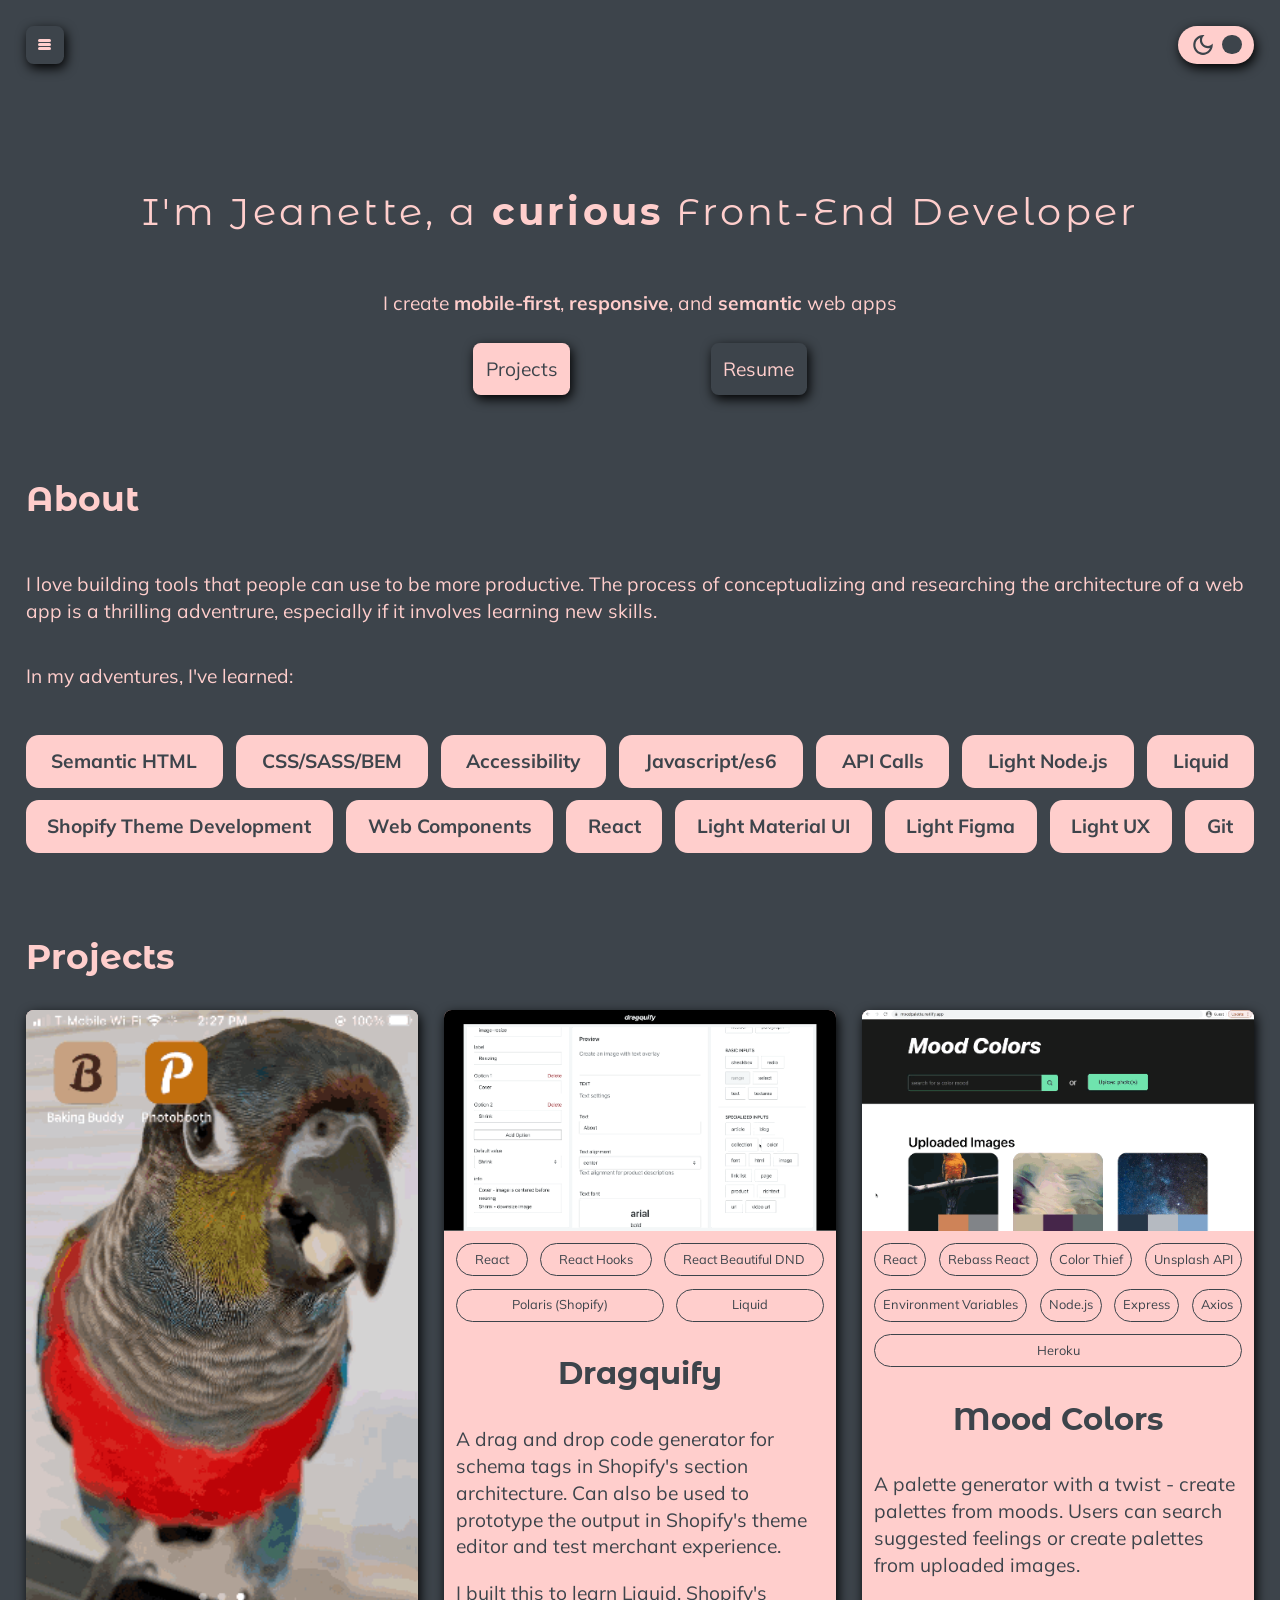
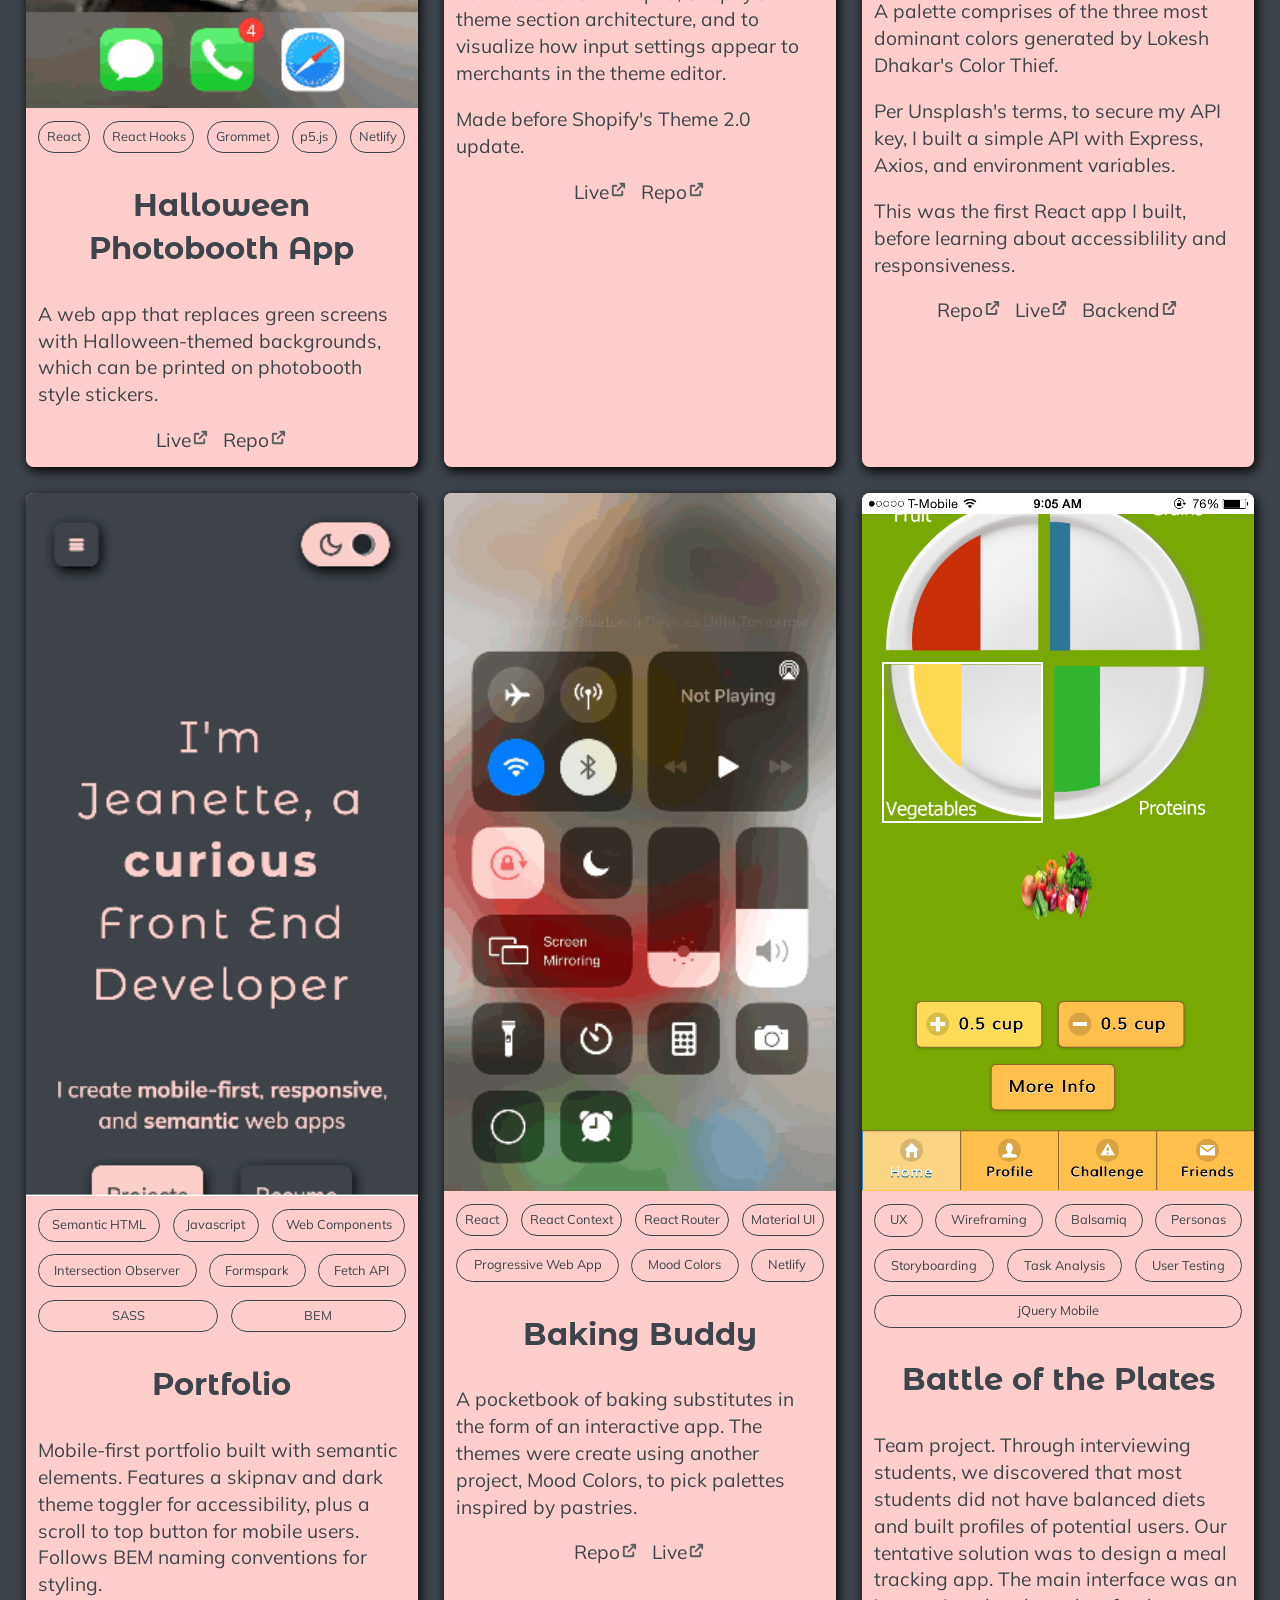
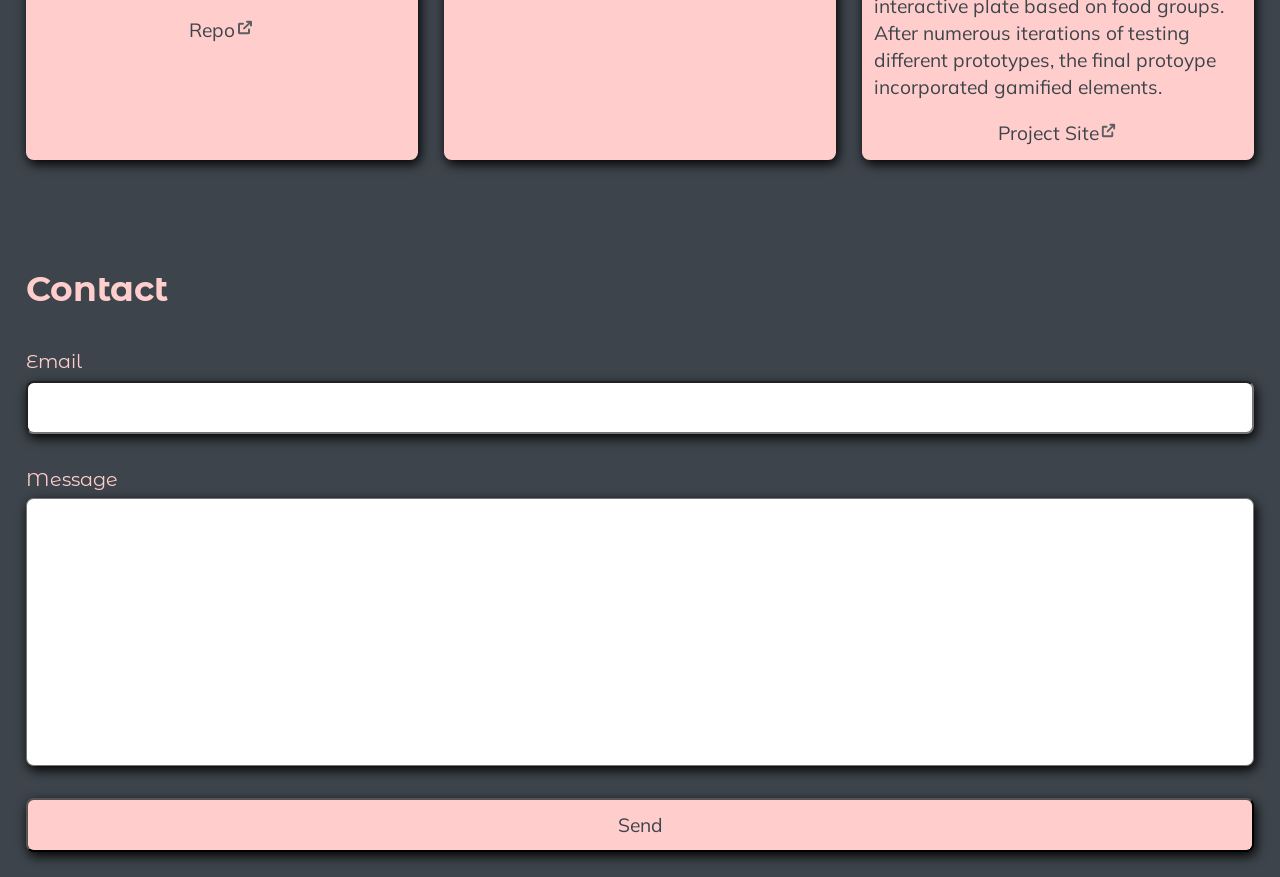
<file: index.html>
<!DOCTYPE html>
<html lang="en">
  <head>
    <!-- Google tag (gtag.js) -->
    <script
      async
      src="https://www.googletagmanager.com/gtag/js?id=G-XMNB7NGNNW"
    ></script>
    <script>
      window.dataLayer = window.dataLayer || [];
      function gtag() {
        dataLayer.push(arguments);
      }
      gtag("js", new Date());

      gtag("config", "G-XMNB7NGNNW");
    </script>
    <meta charset="UTF-8" />
    <meta http-equiv="X-UA-Compatible" content="IE=edge" />
    <meta name="viewport" content="width=device-width, initial-scale=1.0" />
    <meta name="description" content="Portfolio" />
    <link rel="stylesheet" href="main.css" />
    <link rel="favicon" type="image/ico" href="favicon.ico" />
    <title>Jeanette Yue Portfolio</title>
    <style>
      @import url("https://fonts.googleapis.com/css2?family=Montserrat+Alternates:wght@300;400;700&family=Mulish:wght@300;400;700&display=swap");
    </style>
    <script src="src/components.js"></script>
    <script src="src/form.js" defer></script>
    <script src="src/observer.js" defer></script>
    <script src="src/lazyload.js" defer></script>
  </head>

  <body>
    <section>
      <a href="#main-content" class="skipnav">Skip to main content</a>
    </section>

    <header class="header">
      <mobile-menu
        class="menu"
        data-links-separator=", "
        data-links="home, about, projects, contact"
      >
      </mobile-menu>

      <color-toggler class="color-toggler"></color-toggler>
    </header>

    <main id="main-content">
      <button class="btn btn--ghost fab fab__scroll fab-scroll">↑</button>

      <article id="home" class="section home">
        <h1 class="section__title home__title">
          I'm Jeanette, a <strong class="home__bold">curious</strong> Front-End
          Developer
        </h1>
        <div class="home__intro">
          <p class="home__content">
            I create <strong class="home__bold">mobile-first</strong>,
            <strong class="home__bold">responsive</strong>, and
            <strong class="home__bold">semantic</strong> web apps
          </p>
          <section class="home__cta">
            <a href="#projects" class="btn btn--primary">Projects</a>
            <a
              href="https://drive.google.com/file/d/1gbl2b-18gfBekI74w4viD2zQR9Bz-Sm0/view?usp=share_link"
              class="btn btn--secondary"
              >Resume</a
            >
          </section>
        </div>
      </article>

      <article id="about" class="section about">
        <h2 class="section__title">About</h2>
        <p>
          I love building tools that people can use to be more productive. The
          process of conceptualizing and researching the architecture of a web
          app is a thrilling adventrure, especially if it involves learning new
          skills.
        </p>
        <p>In my adventures, I've learned:</p>

        <section class="about__skills">
          <ul class="skills" aria-label="Skills">
            <li class="skills__item">Semantic HTML</li>
            <li class="skills__item">CSS/SASS/BEM</li>
            <li class="skills__item">Accessibility</li>
            <li class="skills__item">Javascript/es6</li>
            <li class="skills__item">API Calls</li>
            <li class="skills__item">Light Node.js</li>
            <li class="skills__item">Liquid</li>
            <li class="skills__item">Shopify Theme Development</li>
            <li class="skills__item">Web Components</li>
            <li class="skills__item">React</li>
            <li class="skills__item">Light Material UI</li>
            <li class="skills__item">Light Figma</li>
            <li class="skills__item">Light UX</li>
            <li class="skills__item">Git</li>
          </ul>
        </section>
      </article>

      <article id="projects" class="section projects">
        <h2 class="section__title">Projects</h2>

        <section class="projects card__gallery">
          <section class="projects__card card">
            <div class="card__img img__wrapper">
              <img
                src="placeholder.jpg"
                data-portfolio-src="gifs/photoboothLOW.gif"
                alt="Recording of photobooth app being used to change the background of greenscreen images with spooky themes"
                class="img"
              />
            </div>

            <div class="card__details">
              <ul class="card__skills-list" aria-label="Skills used in project">
                <li class="card__skills">React</li>
                <li class="card__skills">React Hooks</li>
                <li class="card__skills">Grommet</li>
                <li class="card__skills">p5.js</li>
                <li class="card__skills">Netlify</li>
              </ul>

              <h3 class="card__title">Halloween Photobooth App</h3>

              <p class="card__description">
                A web app that replaces green screens with Halloween-themed
                backgrounds, which can be printed on photobooth style stickers.
              </p>

              <ul class="card__links" aria-label="External links">
                <li class="card__list-item">
                  <a
                    href="https://halloweenphotobooth.netlify.app/"
                    target="_blank"
                    class="card__link"
                    rel="noreferrer"
                    >Live</a
                  >
                </li>
                <li class="card__list-item">
                  <a
                    href="https://github.com/j-yue/photobooth"
                    target="_blank"
                    class="card__link"
                    rel="noreferrer"
                    >Repo</a
                  >
                </li>
              </ul>
            </div>
          </section>

          <section class="projects__card card">
            <div class="card__img img__wrapper">
              <img
                src="placeholder.jpg"
                data-portfolio-src="gifs/dragquifyLOW.gif"
                alt="Recording of app being used to generate schema tags for liquid files using Shopify's section architecture"
                class="img"
              />
            </div>

            <div class="card__details">
              <ul class="card__skills-list" aria-label="Skills used in project">
                <li class="card__skills">React</li>
                <li class="card__skills">React Hooks</li>
                <li class="card__skills">React Beautiful DND</li>
                <li class="card__skills">Polaris (Shopify)</li>
                <li class="card__skills">Liquid</li>
              </ul>

              <h3 class="card__title">Dragquify</h3>

              <p class="card__description">
                A drag and drop code generator for schema tags in Shopify's
                section architecture. Can also be used to prototype the output
                in Shopify's theme editor and test merchant experience.
              </p>

              <p class="card__description">
                I built this to learn Liquid, Shopify's theme section
                architecture, and to visualize how input settings appear to
                merchants in the theme editor.
              </p>

              <p class="card__description">
                Made before Shopify's Theme 2.0 update.
              </p>

              <ul class="card__links" aria-label="External links">
                <li class="card__list-item">
                  <a
                    href="https://dragquify.netlify.app/"
                    target="_blank"
                    class="card__link"
                    rel="noreferrer"
                    >Live</a
                  >
                </li>
                <li class="card__list-item">
                  <a
                    href="https://github.com/j-yue/dragquify"
                    target="_blank"
                    class="card__link"
                    rel="noreferrer"
                    >Repo</a
                  >
                </li>
              </ul>
            </div>
          </section>

          <section class="projects__card card">
            <div class="card__img img__wrapper">
              <img
                src="placeholder.jpg"
                data-portfolio-src="gifs/moodcolorsLOW.gif"
                alt="Recording of app being used to generate color choices by emotive words and through uploaded photos"
                class="img"
              />
            </div>

            <div class="card__details">
              <ul class="card__skills-list" aria-label="Skills used in project">
                <li class="card__skills">React</li>
                <li class="card__skills">Rebass React</li>
                <li class="card__skills">Color Thief</li>
                <li class="card__skills">Unsplash API</li>
                <li class="card__skills">Environment Variables</li>
                <li class="card__skills">Node.js</li>
                <li class="card__skills">Express</li>
                <li class="card__skills">Axios</li>
                <li class="card__skills">Heroku</li>
              </ul>

              <h3 class="card__title">Mood Colors</h3>

              <p class="card__description">
                A palette generator with a twist - create palettes from moods.
                Users can search suggested feelings or create palettes from
                uploaded images.
              </p>

              <p class="card__description">
                A palette comprises of the three most dominant colors generated
                by Lokesh Dhakar's Color Thief.
              </p>

              <p class="card__description">
                Per Unsplash's terms, to secure my API key, I built a simple API
                with Express, Axios, and environment variables.
              </p>

              <p class="card__description">
                This was the first React app I built, before learning about
                accessiblility and responsiveness.
              </p>

              <ul class="card__links" aria-label="External links">
                <li class="card__list-item">
                  <a
                    href="https://github.com/j-yue/mood-palette"
                    target="_blank"
                    class="card__link"
                    rel="noreferrer"
                    >Repo</a
                  >
                </li>
                <li class="card__list-item">
                  <a
                    href="https://moodpalette.netlify.app/"
                    target="_blank"
                    class="card__link"
                    rel="noreferrer"
                    >Live</a
                  >
                </li>
                <li class="card__list-item">
                  <a
                    href="https://github.com/j-yue/mood-palette-backend/blob/master/index.js"
                    target="_blank"
                    class="card__link"
                    rel="noreferrer"
                    >Backend</a
                  >
                </li>
              </ul>
            </div>
          </section>

          <section class="projects__card card">
            <div class="card__img img__wrapper">
              <img
                src="placeholder.jpg"
                data-portfolio-src="gifs/portfolio.gif"
                alt="Recording of interactions on portfolio site, which include a floating action button to scroll up, sidebar nav, and contact"
                class="img"
              />
            </div>

            <div class="card__details">
              <ul class="card__skills-list" aria-label="Skills used in project">
                <li class="card__skills">Semantic HTML</li>
                <li class="card__skills">Javascript</li>
                <li class="card__skills">Web Components</li>
                <li class="card__skills">Intersection Observer</li>
                <li class="card__skills">Formspark</li>
                <li class="card__skills">Fetch API</li>
                <li class="card__skills">SASS</li>
                <li class="card__skills">BEM</li>
              </ul>

              <h3 class="card__title">Portfolio</h3>

              <p class="card__description">
                Mobile-first portfolio built with semantic elements. Features a
                skipnav and dark theme toggler for accessibility, plus a scroll
                to top button for mobile users. Follows BEM naming conventions
                for styling.
              </p>

              <ul class="card__links" aria-label="External links">
                <li class="card__list-item">
                  <a
                    href="https://github.com/j-yue/j-yue.github.io"
                    target="_blank"
                    class="card__link"
                    rel="noreferrer"
                    >Repo</a
                  >
                </li>
              </ul>
            </div>
          </section>

          <section class="projects__card card">
            <div class="card__img img__wrapper">
              <img
                src="placeholder.jpg"
                data-portfolio-src="gifs/bakingbuddyLOW.gif"
                alt="Screenshot of plate UI being updated"
                class="img"
              />
            </div>

            <div class="card__details">
              <ul class="card__skills-list" aria-label="Skills used in project">
                <li class="card__skills">React</li>
                <li class="card__skills">React Context</li>
                <li class="card__skills">React Router</li>
                <li class="card__skills">Material UI</li>
                <li class="card__skills">Progressive Web App</li>
                <li class="card__skills">Mood Colors</li>
                <li class="card__skills">Netlify</li>
              </ul>

              <h3 class="card__title">Baking Buddy</h3>

              <p class="card__description">
                A pocketbook of baking substitutes in the form of an interactive
                app. The themes were create using another project, Mood Colors,
                to pick palettes inspired by pastries.
              </p>

              <ul class="card__links" aria-label="External links">
                <li class="card__list-item">
                  <a
                    href="https://github.com/j-yue/baking-buddy"
                    target="_blank"
                    class="card__link"
                    rel="noreferrer"
                    >Repo</a
                  >
                </li>
                <li class="card__list-item">
                  <a
                    href="https://bakingbuddy.netlify.app/"
                    target="_blank"
                    class="card__link"
                    rel="noreferrer"
                    >Live</a
                  >
                </li>
              </ul>
            </div>
          </section>

          <section class="projects__card card">
            <div class="card__img img__wrapper">
              <img
                src="placeholder.jpg"
                data-portfolio-src="gifs/plate.gif"
                alt="Image of plate UI being updated"
                class="img"
              />
            </div>

            <div class="card__details">
              <ul class="card__skills-list" aria-label="Skills used in project">
                <li class="card__skills">UX</li>
                <li class="card__skills">Wireframing</li>
                <li class="card__skills">Balsamiq</li>
                <li class="card__skills">Personas</li>
                <li class="card__skills">Storyboarding</li>
                <li class="card__skills">Task Analysis</li>
                <li class="card__skills">User Testing</li>
                <li class="card__skills">jQuery Mobile</li>
              </ul>

              <h3 class="card__title">Battle of the Plates</h3>

              <p class="card__description">
                Team project. Through interviewing students, we discovered that
                most students did not have balanced diets and built profiles of
                potential users. Our tentative solution was to design a meal
                tracking app. The main interface was an interactive plate based
                on food groups. After numerous iterations of testing different
                prototypes, the final protoype incorporated gamified elements.
              </p>

              <ul class="card__links" aria-label="External links">
                <li class="card__list-item">
                  <a
                    href="https://battleplates.netlify.app/"
                    target="_blank"
                    class="card__link"
                    rel="noreferrer"
                    >Project Site</a
                  >
                </li>
              </ul>
            </div>
          </section>
        </section>
      </article>

      <article class="section contact" id="contact">
        <h2 class="section__title">Contact</h2>

        <form class="contact__form">
          <div class="form__wrapper">
            <label for="email" class="form__label">Email</label>
            <input
              class="form__input form__email"
              type="email"
              id="email"
              name="email"
              required
            />
          </div>
          <div class="form__wrapper">
            <label for="message" class="form__label">Message</label>
            <textarea
              class="form__input form__textarea"
              name="message"
              id="message"
              cols="30"
              rows="10"
              required
            ></textarea>
          </div>

          <button class="btn btn--submit form__submit" type="submit">
            Send
          </button>

          <div class="form__toast-wrapper">
            <span class="form__toast"></span>
          </div>
        </form>
      </article>
    </main>
  </body>
</html>
</file>
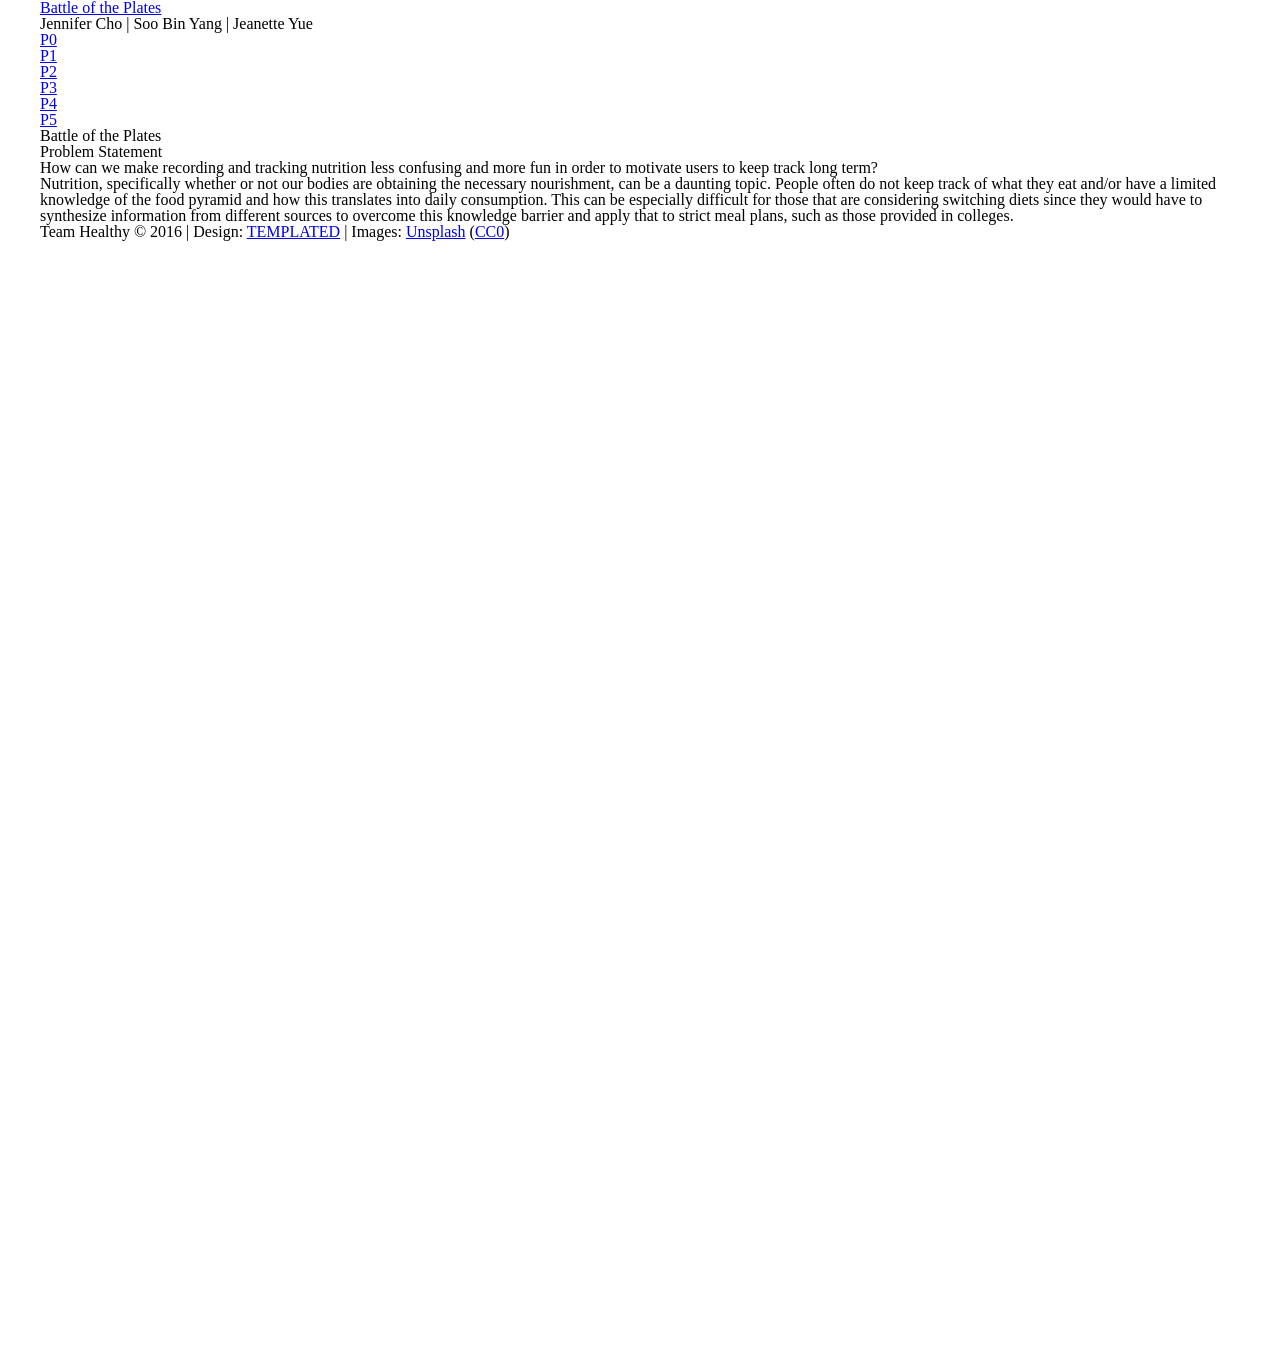
<file: Plates Doc/index.html>
<!DOCTYPE HTML>
<!--
	Imagination by TEMPLATED
    templated.co @templatedco
    Released for free under the Creative Commons Attribution 3.0 license (templated.co/license)
-->
<html>
	<head>
		<title>Battle of the Plates</title>
		<meta http-equiv="content-type" content="text/html; charset=utf-8" />
		<meta name="description" content="" />
		<meta name="keywords" content="" />
		<link href='http://fonts.googleapis.com/css?family=Raleway:400,100,200,300,500,600,700,800,900' rel='stylesheet' type='text/css'>
		<!--[if lte IE 8]><script src="js/html5shiv.js"></script><![endif]-->
		<script src="http://ajax.googleapis.com/ajax/libs/jquery/1.11.0/jquery.min.js"></script>
		<script src="js/skel.min.js"></script>
		<script src="js/skel-panels.min.js"></script>
		<script src="js/init.js"></script>
		<noscript>
			<link rel="stylesheet" href="css/skel-noscript.css" />
			<link rel="stylesheet" href="css/style.css" />
			<link rel="stylesheet" href="css/style-desktop.css" />
		</noscript>
	</head>
	<body class="homepage">

	<div id="header-wrapper">

		<!-- Header -->
			<div id="header">
				<div class="container">
						
					<!-- Logo -->
						<div id="logo">
							<h1><a href="#">Battle of the Plates</a></h1>
							<span class="byline">Jennifer Cho | Soo Bin Yang | Jeanette Yue</span>
						</div>
					
					<!-- Nav -->
						<nav id="nav">
							<ul>
								<li class="active"><a href="index.html">P0</a></li>
						        <li><a href="p1.html">P1</a></li>
						        <li><a href="p2.html">P2</a></li>
						        <li><a href="p3.html">P3</a></li>
						        <li><a href="p4.html">P4</a></li>
						        <li><a href="p5.html">P5</a></li>  

							</ul>
						</nav>
	
				</div>
			</div>
		<!-- Header -->

		<!-- Banner -->
			<div id="banner">
				<div class="container">
	
					<section>
						<span class="fa fa-cutlery"></span>
						<header>

							<h2>Battle of the Plates</h2>

						</header>
					</section>	
				</div>
			</div>
		<!-- /Banner -->

	</div>

	<!-- Main -->
		<div id="main">
			<div class="container">
				<div class="row">
					<section>
						<header class="problem-wrapper">
						<h2 class ="problem-statement">Problem Statement</h2>
							<span class="problem">How can we make recording and tracking nutrition less confusing and more fun in order to motivate users to keep track long term? </span>

						</header>
						<p class="text-wrapper">Nutrition, specifically whether or not our bodies are obtaining the necessary nourishment, can be a daunting topic. People often do not keep track of what they eat and/or have a limited knowledge of the food pyramid and how this translates into daily consumption. This can be especially difficult for those that are considering switching diets since they would have to synthesize information from different sources to overcome this knowledge barrier and apply that to strict meal plans, such as those provided in colleges.  </p>
					</section>
					
				</div>
			</div>
		</div>
	<!-- /Main -->


	<!-- Copyright -->
		<div id="copyright">
			<div class="container">
				Team Healthy &copy; 2016 | 
				Design: <a href="http://templated.co">TEMPLATED</a> | Images: <a href="http://unsplash.com">Unsplash</a> (<a href="http://unsplash.com/cc0">CC0</a>)
			</div>
		</div>


	</body>
</html>
</file>
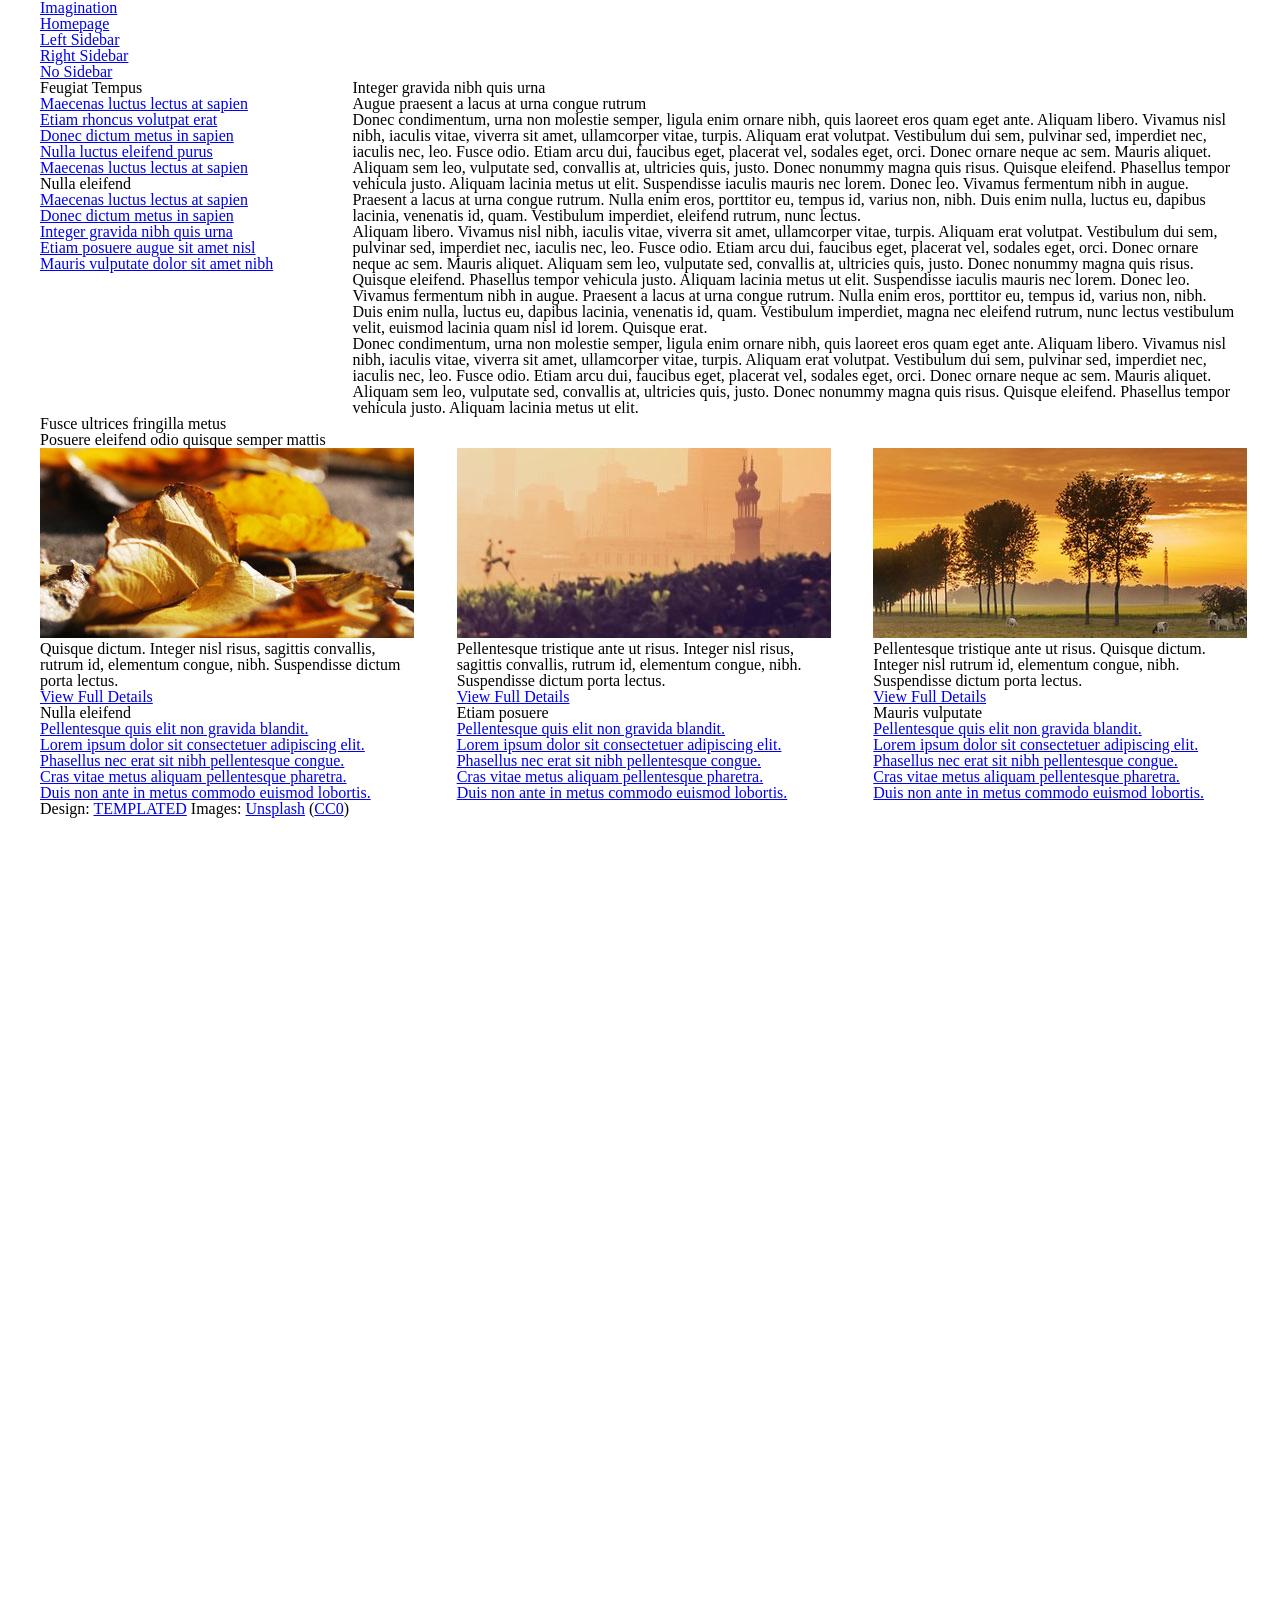
<file: Plates Doc/left-sidebar.html>
<!DOCTYPE HTML>
<!--
	Imagination by TEMPLATED
    templated.co @templatedco
    Released for free under the Creative Commons Attribution 3.0 license (templated.co/license)
-->
<html>
	<head>
		<title>Imagination by TEMPLATED</title>
		<meta http-equiv="content-type" content="text/html; charset=utf-8" />
		<meta name="description" content="" />
		<meta name="keywords" content="" />
		<link href='http://fonts.googleapis.com/css?family=Raleway:400,100,200,300,500,600,700,800,900' rel='stylesheet' type='text/css'>
		<!--[if lte IE 8]><script src="js/html5shiv.js"></script><![endif]-->
		<script src="http://ajax.googleapis.com/ajax/libs/jquery/1.11.0/jquery.min.js"></script>
		<script src="js/skel.min.js"></script>
		<script src="js/skel-panels.min.js"></script>
		<script src="js/init.js"></script>
		<noscript>
			<link rel="stylesheet" href="css/skel-noscript.css" />
			<link rel="stylesheet" href="css/style.css" />
			<link rel="stylesheet" href="css/style-desktop.css" />
		</noscript>
	</head>
	<body>

	<div id="header-wrapper">

		<!-- Header -->
			<div id="header">
				<div class="container">
						
					<!-- Logo -->
						<div id="logo">
							<h1><a href="#">Imagination</a></h1>
						</div>
					
					<!-- Nav -->
						<nav id="nav">
							<ul>
								<li><a href="index.html">Homepage</a></li>
								<li class="active"><a href="left-sidebar.html">Left Sidebar</a></li>
								<li><a href="right-sidebar.html">Right Sidebar</a></li>
								<li><a href="no-sidebar.html">No Sidebar</a></li>
							</ul>
						</nav>
	
				</div>
			</div>
		<!-- Header -->

		<!-- Banner -->
			<div id="banner">
				<div class="container">
				</div>
			</div>
		<!-- /Banner -->

	</div>

	<!-- Main -->
		<div id="main">
			<div class="container">
				<div class="row">
		
					<div class="3u">
						<section class="sidebar">
							<header>
								<h2>Feugiat Tempus</h2>
							</header>
							<ul class="default">
								<li><a href="#">Maecenas luctus lectus at sapien</a></li>
								<li><a href="#">Etiam rhoncus volutpat erat</a></li>
								<li><a href="#">Donec dictum metus in sapien</a></li>
								<li><a href="#">Nulla luctus eleifend purus</a></li>
								<li><a href="#">Maecenas luctus lectus at sapien</a></li>
							</ul>
						</section>
						<section class="sidebar">
							<header>
								<h2>Nulla eleifend</h2>
							</header>
							<ul class="default">
								<li><a href="#">Maecenas luctus lectus at sapien</a></li>
								<li><a href="#">Donec dictum metus in sapien</a></li>
								<li><a href="#">Integer gravida nibh quis urna</a></li>
								<li><a href="#">Etiam posuere augue sit amet nisl</a></li>
								<li><a href="#">Mauris vulputate dolor sit amet nibh</a></li>
							</ul>
						</section>
					</div>
				
					<div class="9u skel-cell-important">
						<section>
							<header>
								<h2>Integer gravida nibh quis urna</h2>
								<span class="byline">Augue praesent a lacus at urna congue rutrum</span>
							</header>
							<p>Donec condimentum, urna non molestie semper, ligula enim ornare nibh, quis laoreet eros quam eget ante. Aliquam libero. Vivamus nisl nibh, iaculis vitae, viverra sit amet, ullamcorper vitae, turpis. Aliquam erat volutpat. Vestibulum dui sem, pulvinar sed, imperdiet nec, iaculis nec, leo. Fusce odio. Etiam arcu dui, faucibus eget, placerat vel, sodales eget, orci. Donec ornare neque ac sem. Mauris aliquet. Aliquam sem leo, vulputate sed, convallis at, ultricies quis, justo. Donec nonummy magna quis risus. Quisque eleifend. Phasellus tempor vehicula justo. Aliquam lacinia metus ut elit. Suspendisse iaculis mauris nec lorem. Donec leo. Vivamus fermentum nibh in augue. Praesent a lacus at urna congue rutrum. Nulla enim eros, porttitor eu, tempus id, varius non, nibh. Duis enim nulla, luctus eu, dapibus lacinia, venenatis id, quam. Vestibulum imperdiet, eleifend rutrum, nunc lectus.</p>
							<p>Aliquam libero. Vivamus nisl nibh, iaculis vitae, viverra sit amet, ullamcorper vitae, turpis. Aliquam erat volutpat. Vestibulum dui sem, pulvinar sed, imperdiet nec, iaculis nec, leo. Fusce odio. Etiam arcu dui, faucibus eget, placerat vel, sodales eget, orci. Donec ornare neque ac sem. Mauris aliquet. Aliquam sem leo, vulputate sed, convallis at, ultricies quis, justo. Donec nonummy magna quis risus. Quisque eleifend. Phasellus tempor vehicula justo. Aliquam lacinia metus ut elit. Suspendisse iaculis mauris nec lorem. Donec leo. Vivamus fermentum nibh in augue. Praesent a lacus at urna congue rutrum. Nulla enim eros, porttitor eu, tempus id, varius non, nibh. Duis enim nulla, luctus eu, dapibus lacinia, venenatis id, quam. Vestibulum imperdiet, magna nec eleifend rutrum, nunc lectus vestibulum velit, euismod lacinia quam nisl id lorem. Quisque erat.</p>
							<p>Donec condimentum, urna non molestie semper, ligula enim ornare nibh, quis laoreet eros quam eget ante. Aliquam libero. Vivamus nisl nibh, iaculis vitae, viverra sit amet, ullamcorper vitae, turpis. Aliquam erat volutpat. Vestibulum dui sem, pulvinar sed, imperdiet nec, iaculis nec, leo. Fusce odio. Etiam arcu dui, faucibus eget, placerat vel, sodales eget, orci. Donec ornare neque ac sem. Mauris aliquet. Aliquam sem leo, vulputate sed, convallis at, ultricies quis, justo. Donec nonummy magna quis risus. Quisque eleifend. Phasellus tempor vehicula justo. Aliquam lacinia metus ut elit.</p>
						</section>
					</div>
					
				</div>
			</div>
		</div>
	<!-- Main -->

	<!-- Featured -->
		<div id="featured">
			<div class="container">
				<section>
					<header>
						<h2>Fusce ultrices fringilla metus</h2>
						<span class="byline">Posuere eleifend odio quisque semper mattis</span>
					</header>
				</section>
				<div class="row">
					<section class="4u">
						<a href="#" class="image full"><img src="images/pics01.jpg" alt=""></a>
						<p>Quisque dictum. Integer nisl risus, sagittis convallis, rutrum id, elementum congue, nibh. Suspendisse dictum porta lectus.</p>
						<p><a href="#" class="button">View Full Details</a></p>
					</section>
					<section class="4u">
						<a href="#" class="image full"><img src="images/pics03.jpg" alt=""></a>
						<p>Pellentesque tristique ante ut risus. Integer nisl risus, sagittis convallis, rutrum id, elementum congue, nibh. Suspendisse dictum porta lectus.</p>
						<p><a href="#" class="button">View Full Details</a></p>
					</section>
					<section class="4u">
						<a href="#" class="image full"><img src="images/pics04.jpg" alt=""></a>
						<p>Pellentesque tristique ante ut risus. Quisque dictum. Integer nisl rutrum id, elementum congue, nibh. Suspendisse dictum porta lectus.</p>
						<p><a href="#" class="button">View Full Details</a></p>
					</section>
				</div>
			</div>
		</div>
	<!-- /Featured -->

	<!-- Footer -->
		<div id="footer">
			<div class="container">
				<div class="row">
					<section class="4u">
						<header>
							<h2>Nulla eleifend</h2>
						</header>
						<ul class="default">
							<li><a href="#">Pellentesque quis elit non gravida blandit.</a></li>
							<li><a href="#">Lorem ipsum dolor sit consectetuer adipiscing elit.</a></li>
							<li><a href="#">Phasellus nec erat sit nibh pellentesque congue.</a></li>
							<li><a href="#">Cras vitae metus aliquam pellentesque pharetra.</a></li>
							<li><a href="#">Duis non ante in metus commodo euismod lobortis.</a></li>
						</ul>
					</section>
					<section class="4u">
						<header>
							<h2>Etiam posuere</h2>
						</header>
						<ul class="default">
							<li><a href="#">Pellentesque quis elit non gravida blandit.</a></li>
							<li><a href="#">Lorem ipsum dolor sit consectetuer adipiscing elit.</a></li>
							<li><a href="#">Phasellus nec erat sit nibh pellentesque congue.</a></li>
							<li><a href="#">Cras vitae metus aliquam pellentesque pharetra.</a></li>
							<li><a href="#">Duis non ante in metus commodo euismod lobortis.</a></li>
						</ul>
					</section>
					<section class="4u">
						<header>
							<h2>Mauris vulputate</h2>
						</header>
						<ul class="default">
							<li><a href="#">Pellentesque quis elit non gravida blandit.</a></li>
							<li><a href="#">Lorem ipsum dolor sit consectetuer adipiscing elit.</a></li>
							<li><a href="#">Phasellus nec erat sit nibh pellentesque congue.</a></li>
							<li><a href="#">Cras vitae metus aliquam pellentesque pharetra.</a></li>
							<li><a href="#">Duis non ante in metus commodo euismod lobortis.</a></li>
						</ul>
					</section>
				</div>
			</div>
		</div>
	<!-- /Footer -->

	<!-- Copyright -->
		<div id="copyright">
			<div class="container">
				Design: <a href="http://templated.co">TEMPLATED</a> Images: <a href="http://unsplash.com">Unsplash</a> (<a href="http://unsplash.com/cc0">CC0</a>)
			</div>
		</div>


	</body>
</html>
</file>
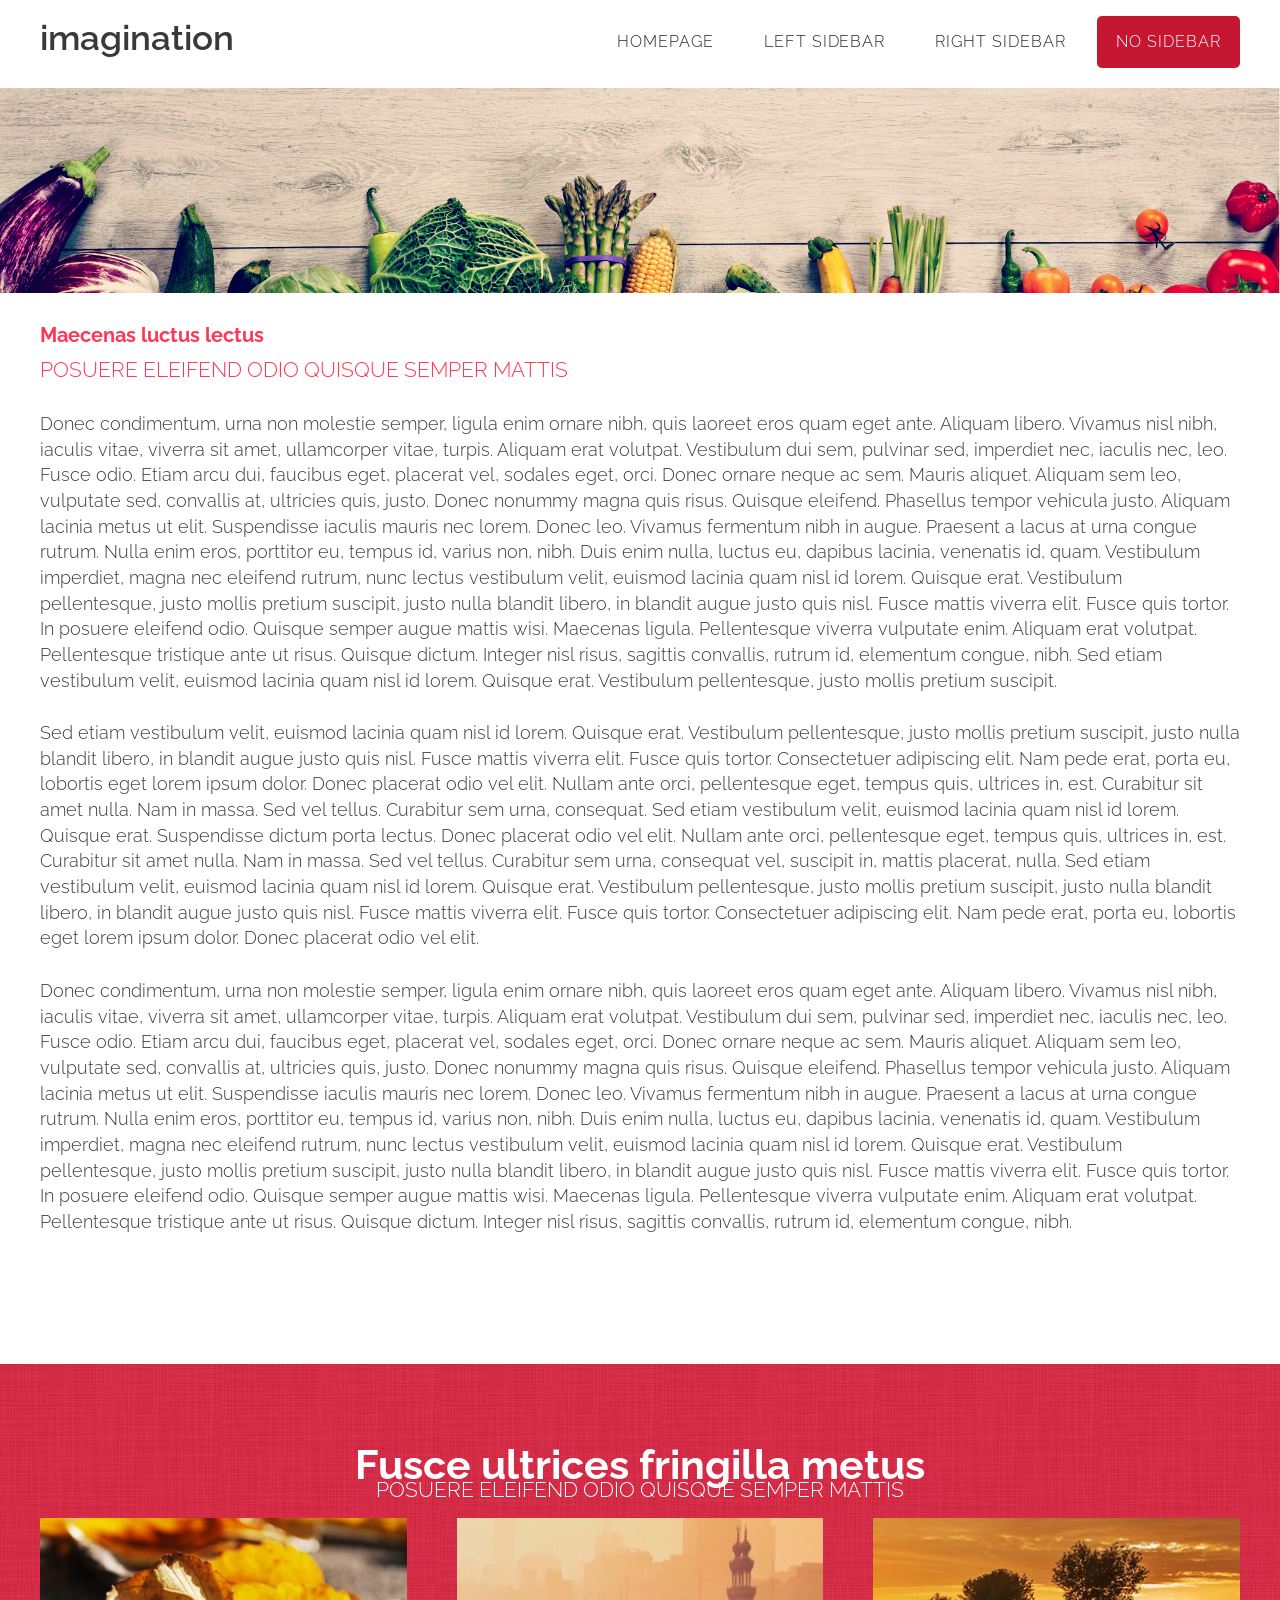
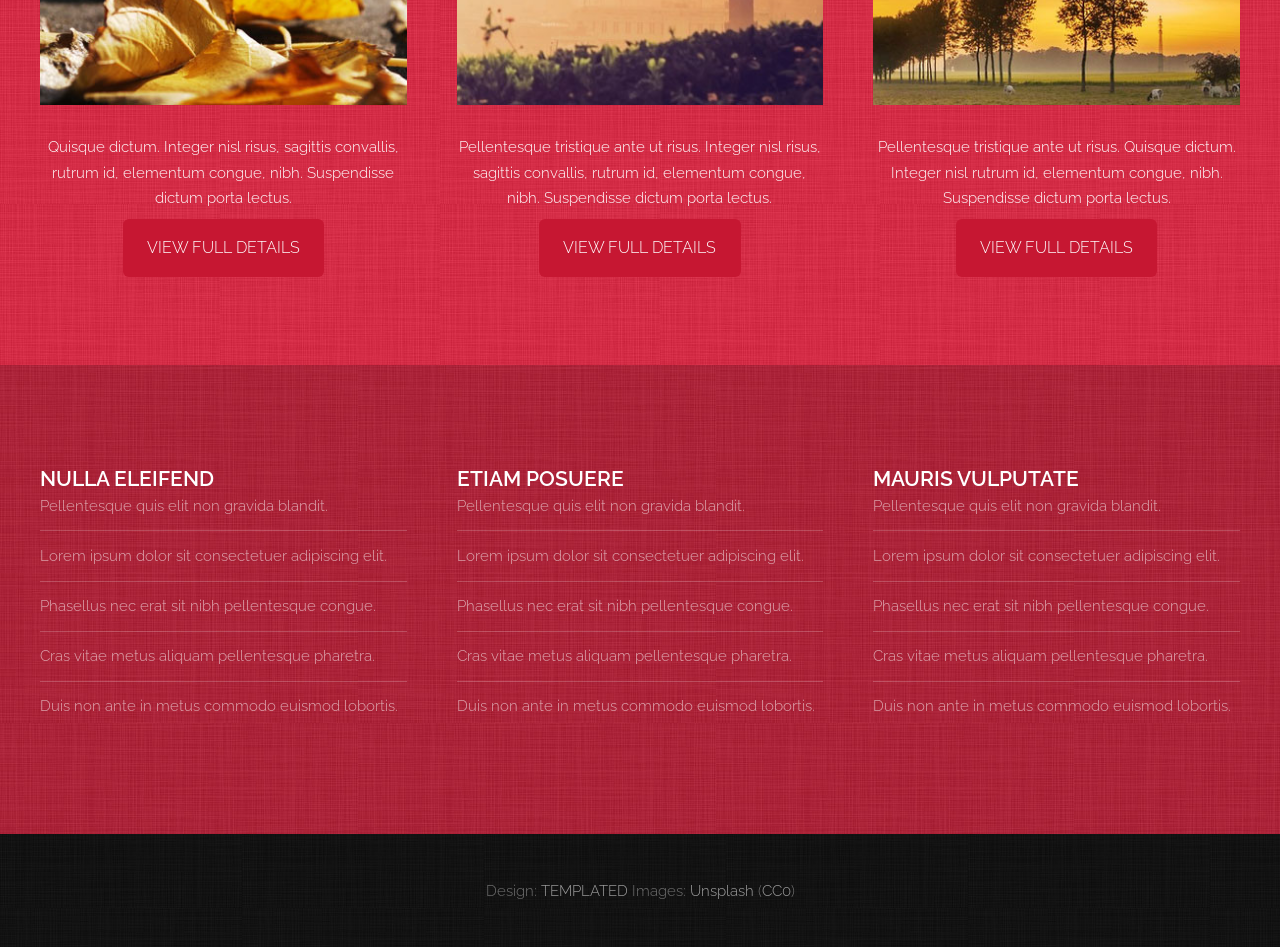
<file: Plates Doc/no-sidebar.html>
<!DOCTYPE HTML>
<!--
	Imagination by TEMPLATED
    templated.co @templatedco
    Released for free under the Creative Commons Attribution 3.0 license (templated.co/license)
-->
<html>
	<head>
		<title>Imagination by TEMPLATED</title>
		<meta http-equiv="content-type" content="text/html; charset=utf-8" />
		<meta name="description" content="" />
		<meta name="keywords" content="" />
		<link href='http://fonts.googleapis.com/css?family=Raleway:400,100,200,300,500,600,700,800,900' rel='stylesheet' type='text/css'>
		<!--[if lte IE 8]><script src="js/html5shiv.js"></script><![endif]-->
		<script src="http://ajax.googleapis.com/ajax/libs/jquery/1.11.0/jquery.min.js"></script>
		<script src="js/skel.min.js"></script>
		<script src="js/skel-panels.min.js"></script>
		<script src="js/init.js"></script>
		<noscript>
			<link rel="stylesheet" href="css/skel-noscript.css" />
			<link rel="stylesheet" href="css/style.css" />
			<link rel="stylesheet" href="css/style-desktop.css" />
		</noscript>
	</head>
	<body>

	<div id="header-wrapper">

		<!-- Header -->
			<div id="header">
				<div class="container">
						
					<!-- Logo -->
						<div id="logo">
							<h1><a href="#">Imagination</a></h1>
						</div>
					
					<!-- Nav -->
						<nav id="nav">
							<ul>
								<li><a href="index.html">Homepage</a></li>
								<li><a href="left-sidebar.html">Left Sidebar</a></li>
								<li><a href="right-sidebar.html">Right Sidebar</a></li>
								<li class="active"><a href="no-sidebar.html">No Sidebar</a></li>
							</ul>
						</nav>
	
				</div>
			</div>
		<!-- Header -->

		<!-- Banner -->
			<div id="banner">
				<div class="container">
				</div>
			</div>
		<!-- /Banner -->

	</div>

	<!-- Main -->
		<div id="main">
		
			<div class="container">

				<div class="row">
					<section>
						<header>
							<h2>Maecenas luctus lectus</h2>
							<span class="byline">Posuere eleifend odio quisque semper mattis</span>
						</header>
						<p>Donec condimentum, urna non molestie semper, ligula enim ornare nibh, quis laoreet eros quam eget ante. Aliquam libero. Vivamus nisl nibh, iaculis vitae, viverra sit amet, ullamcorper vitae, turpis. Aliquam erat volutpat. Vestibulum dui sem, pulvinar sed, imperdiet nec, iaculis nec, leo. Fusce odio. Etiam arcu dui, faucibus eget, placerat vel, sodales eget, orci. Donec ornare neque ac sem. Mauris aliquet. Aliquam sem leo, vulputate sed, convallis at, ultricies quis, justo. Donec nonummy magna quis risus. Quisque eleifend. Phasellus tempor vehicula justo. Aliquam lacinia metus ut elit. Suspendisse iaculis mauris nec lorem. Donec leo. Vivamus fermentum nibh in augue. Praesent a lacus at urna congue rutrum. Nulla enim eros, porttitor eu, tempus id, varius non, nibh. Duis enim nulla, luctus eu, dapibus lacinia, venenatis id, quam. Vestibulum imperdiet, magna nec eleifend rutrum, nunc lectus vestibulum velit, euismod lacinia quam nisl id lorem. Quisque erat. Vestibulum pellentesque, justo mollis pretium suscipit, justo nulla blandit libero, in blandit augue justo quis nisl. Fusce mattis viverra elit. Fusce quis tortor. In posuere eleifend odio. Quisque semper augue mattis wisi. Maecenas ligula. Pellentesque viverra vulputate enim. Aliquam erat volutpat. Pellentesque tristique ante ut risus. Quisque dictum. Integer nisl risus, sagittis convallis, rutrum id, elementum congue, nibh. Sed etiam vestibulum velit, euismod lacinia quam nisl id lorem. Quisque erat. Vestibulum pellentesque, justo mollis pretium suscipit.</p>
						<p>Sed etiam vestibulum velit, euismod lacinia quam nisl id lorem. Quisque erat. Vestibulum pellentesque, justo mollis pretium suscipit, justo nulla blandit libero, in blandit augue justo quis nisl. Fusce mattis viverra elit. Fusce quis tortor. Consectetuer adipiscing elit. Nam pede erat, porta eu, lobortis eget lorem ipsum dolor. Donec placerat odio vel elit. Nullam ante orci, pellentesque eget, tempus quis, ultrices in, est. Curabitur sit amet nulla. Nam in massa. Sed vel tellus. Curabitur sem urna, consequat. Sed etiam vestibulum velit, euismod lacinia quam nisl id lorem. Quisque erat. Suspendisse dictum porta lectus. Donec placerat odio vel elit. Nullam ante orci, pellentesque eget, tempus quis, ultrices in, est. Curabitur sit amet nulla. Nam in massa. Sed vel tellus. Curabitur sem urna, consequat vel, suscipit in, mattis placerat, nulla. Sed etiam vestibulum velit, euismod lacinia quam nisl id lorem. Quisque erat. Vestibulum pellentesque, justo mollis pretium suscipit, justo nulla blandit libero, in blandit augue justo quis nisl. Fusce mattis viverra elit. Fusce quis tortor. Consectetuer adipiscing elit. Nam pede erat, porta eu, lobortis eget lorem ipsum dolor. Donec placerat odio vel elit.</p>
						<p>Donec condimentum, urna non molestie semper, ligula enim ornare nibh, quis laoreet eros quam eget ante. Aliquam libero. Vivamus nisl nibh, iaculis vitae, viverra sit amet, ullamcorper vitae, turpis. Aliquam erat volutpat. Vestibulum dui sem, pulvinar sed, imperdiet nec, iaculis nec, leo. Fusce odio. Etiam arcu dui, faucibus eget, placerat vel, sodales eget, orci. Donec ornare neque ac sem. Mauris aliquet. Aliquam sem leo, vulputate sed, convallis at, ultricies quis, justo. Donec nonummy magna quis risus. Quisque eleifend. Phasellus tempor vehicula justo. Aliquam lacinia metus ut elit. Suspendisse iaculis mauris nec lorem. Donec leo. Vivamus fermentum nibh in augue. Praesent a lacus at urna congue rutrum. Nulla enim eros, porttitor eu, tempus id, varius non, nibh. Duis enim nulla, luctus eu, dapibus lacinia, venenatis id, quam. Vestibulum imperdiet, magna nec eleifend rutrum, nunc lectus vestibulum velit, euismod lacinia quam nisl id lorem. Quisque erat. Vestibulum pellentesque, justo mollis pretium suscipit, justo nulla blandit libero, in blandit augue justo quis nisl. Fusce mattis viverra elit. Fusce quis tortor. In posuere eleifend odio. Quisque semper augue mattis wisi. Maecenas ligula. Pellentesque viverra vulputate enim. Aliquam erat volutpat. Pellentesque tristique ante ut risus. Quisque dictum. Integer nisl risus, sagittis convallis, rutrum id, elementum congue, nibh.</p>
					</section>
				</div>

			</div>
		</div>
	<!-- /Main -->

	<!-- Featured -->
		<div id="featured">
			<div class="container">
				<section>
					<header>
						<h2>Fusce ultrices fringilla metus</h2>
						<span class="byline">Posuere eleifend odio quisque semper mattis</span>
					</header>
				</section>
				<div class="row">
					<section class="4u">
						<a href="#" class="image full"><img src="images/pics01.jpg" alt=""></a>
						<p>Quisque dictum. Integer nisl risus, sagittis convallis, rutrum id, elementum congue, nibh. Suspendisse dictum porta lectus.</p>
						<p><a href="#" class="button">View Full Details</a></p>
					</section>
					<section class="4u">
						<a href="#" class="image full"><img src="images/pics03.jpg" alt=""></a>
						<p>Pellentesque tristique ante ut risus. Integer nisl risus, sagittis convallis, rutrum id, elementum congue, nibh. Suspendisse dictum porta lectus.</p>
						<p><a href="#" class="button">View Full Details</a></p>
					</section>
					<section class="4u">
						<a href="#" class="image full"><img src="images/pics04.jpg" alt=""></a>
						<p>Pellentesque tristique ante ut risus. Quisque dictum. Integer nisl rutrum id, elementum congue, nibh. Suspendisse dictum porta lectus.</p>
						<p><a href="#" class="button">View Full Details</a></p>
					</section>
				</div>
			</div>
		</div>
	<!-- /Featured -->

	<!-- Footer -->
		<div id="footer">
			<div class="container">
				<div class="row">
					<section class="4u">
						<header>
							<h2>Nulla eleifend</h2>
						</header>
						<ul class="default">
							<li><a href="#">Pellentesque quis elit non gravida blandit.</a></li>
							<li><a href="#">Lorem ipsum dolor sit consectetuer adipiscing elit.</a></li>
							<li><a href="#">Phasellus nec erat sit nibh pellentesque congue.</a></li>
							<li><a href="#">Cras vitae metus aliquam pellentesque pharetra.</a></li>
							<li><a href="#">Duis non ante in metus commodo euismod lobortis.</a></li>
						</ul>
					</section>
					<section class="4u">
						<header>
							<h2>Etiam posuere</h2>
						</header>
						<ul class="default">
							<li><a href="#">Pellentesque quis elit non gravida blandit.</a></li>
							<li><a href="#">Lorem ipsum dolor sit consectetuer adipiscing elit.</a></li>
							<li><a href="#">Phasellus nec erat sit nibh pellentesque congue.</a></li>
							<li><a href="#">Cras vitae metus aliquam pellentesque pharetra.</a></li>
							<li><a href="#">Duis non ante in metus commodo euismod lobortis.</a></li>
						</ul>
					</section>
					<section class="4u">
						<header>
							<h2>Mauris vulputate</h2>
						</header>
						<ul class="default">
							<li><a href="#">Pellentesque quis elit non gravida blandit.</a></li>
							<li><a href="#">Lorem ipsum dolor sit consectetuer adipiscing elit.</a></li>
							<li><a href="#">Phasellus nec erat sit nibh pellentesque congue.</a></li>
							<li><a href="#">Cras vitae metus aliquam pellentesque pharetra.</a></li>
							<li><a href="#">Duis non ante in metus commodo euismod lobortis.</a></li>
						</ul>
					</section>
				</div>
			</div>
		</div>
	<!-- /Footer -->

	<!-- Copyright -->
		<div id="copyright">
			<div class="container">
				Design: <a href="http://templated.co">TEMPLATED</a> Images: <a href="http://unsplash.com">Unsplash</a> (<a href="http://unsplash.com/cc0">CC0</a>)
			</div>
		</div>


	</body>
</html>
</file>
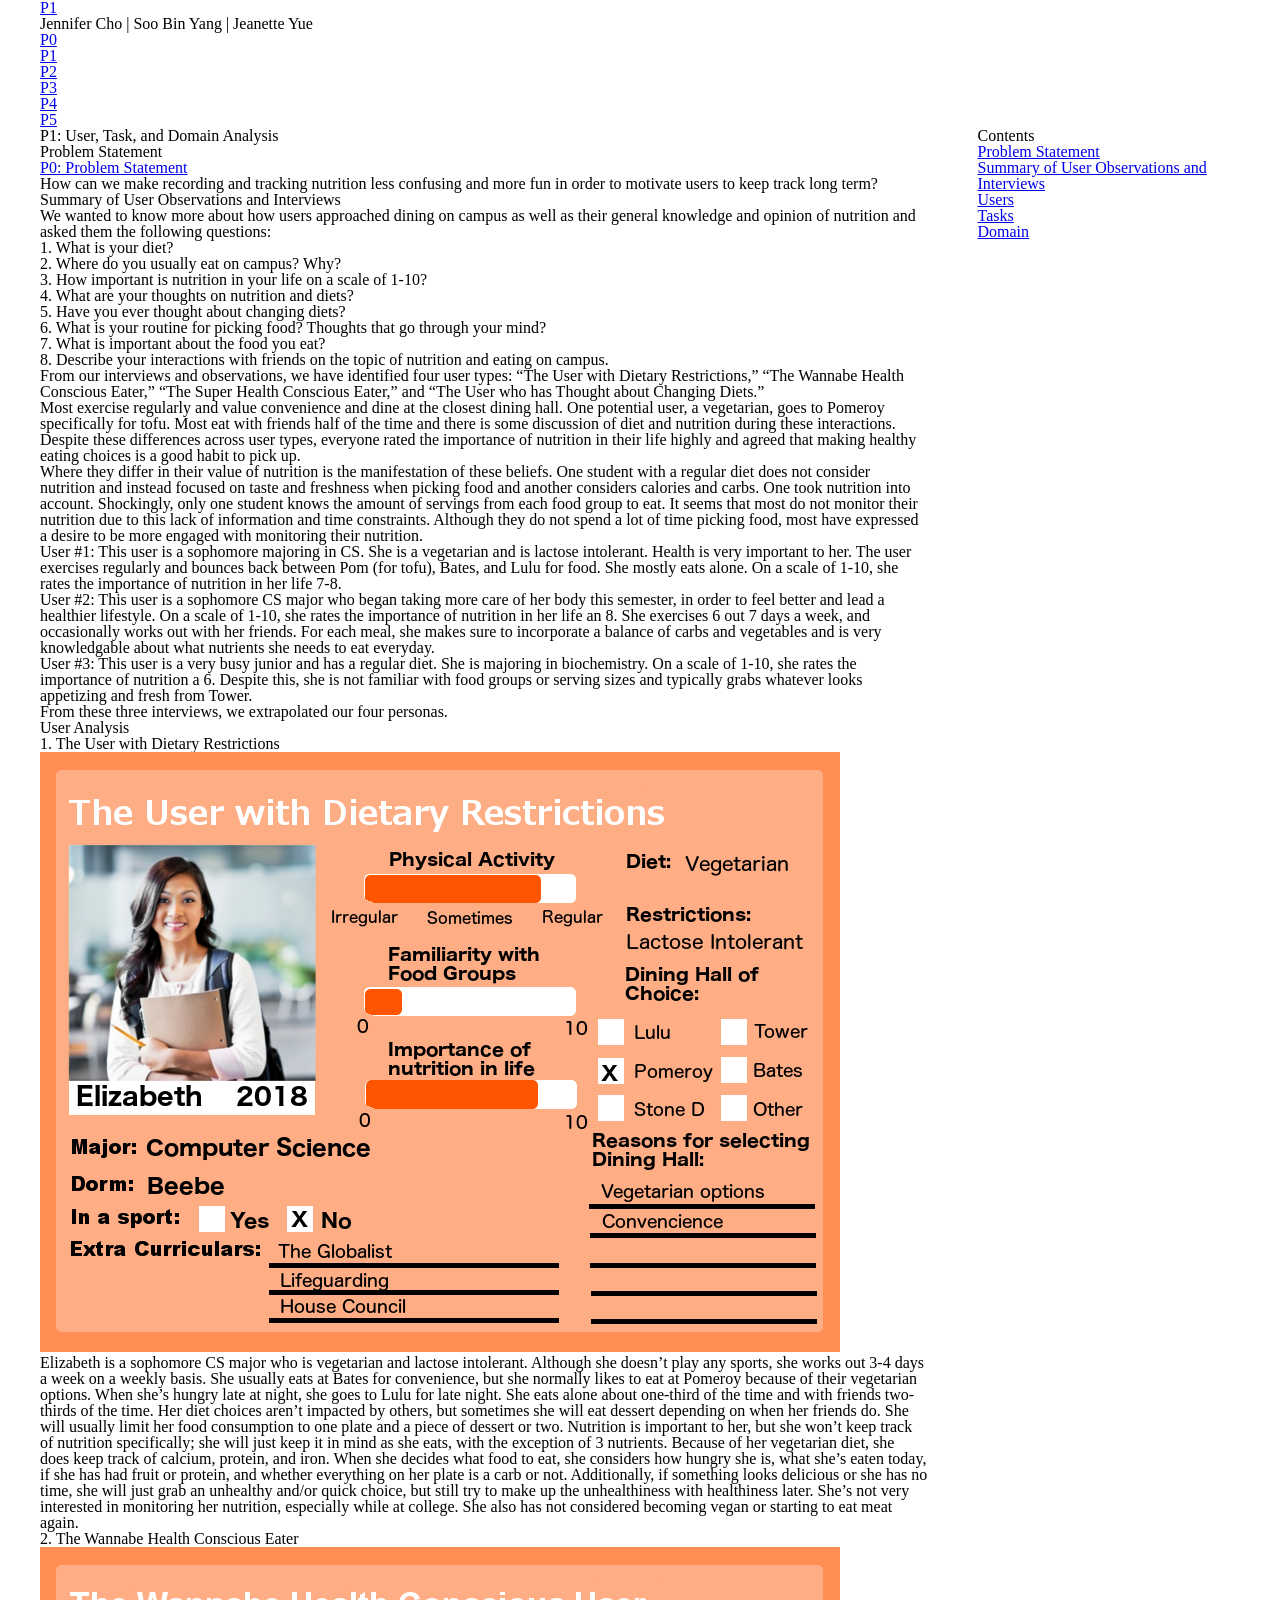
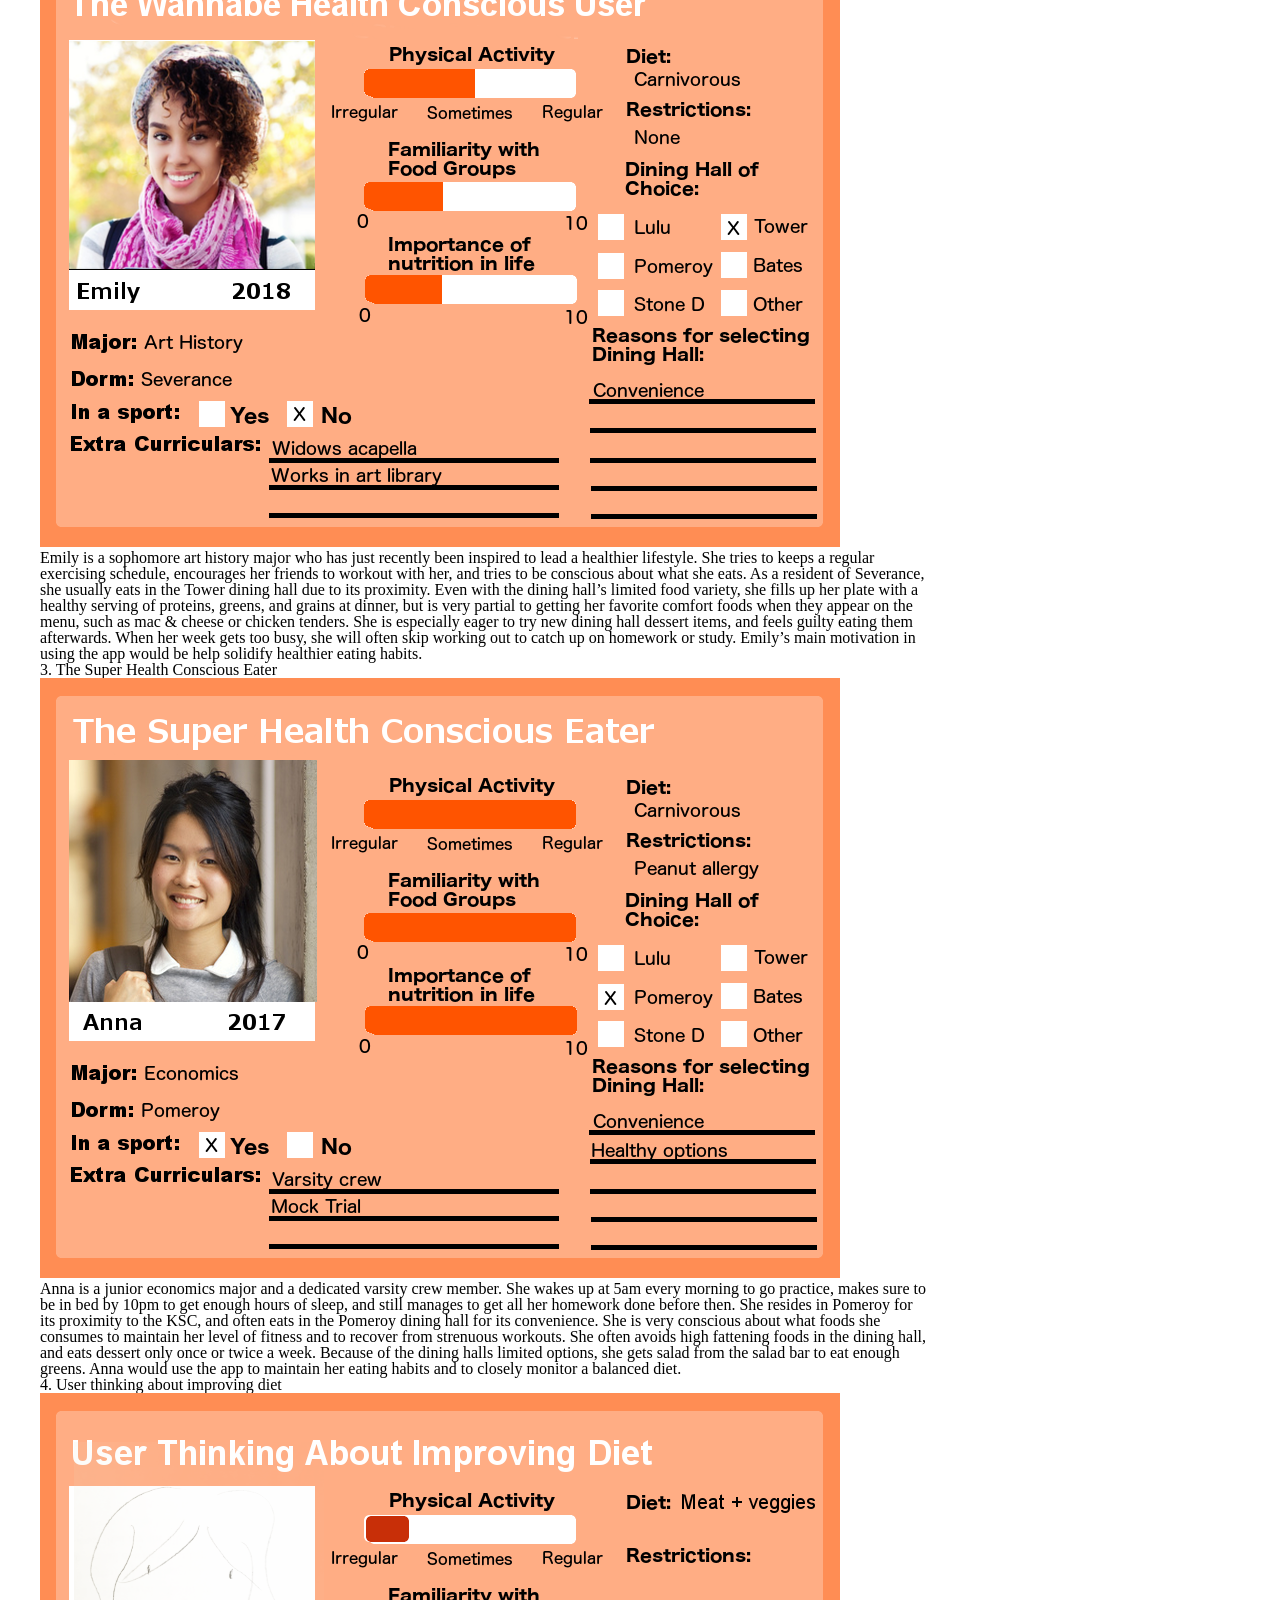
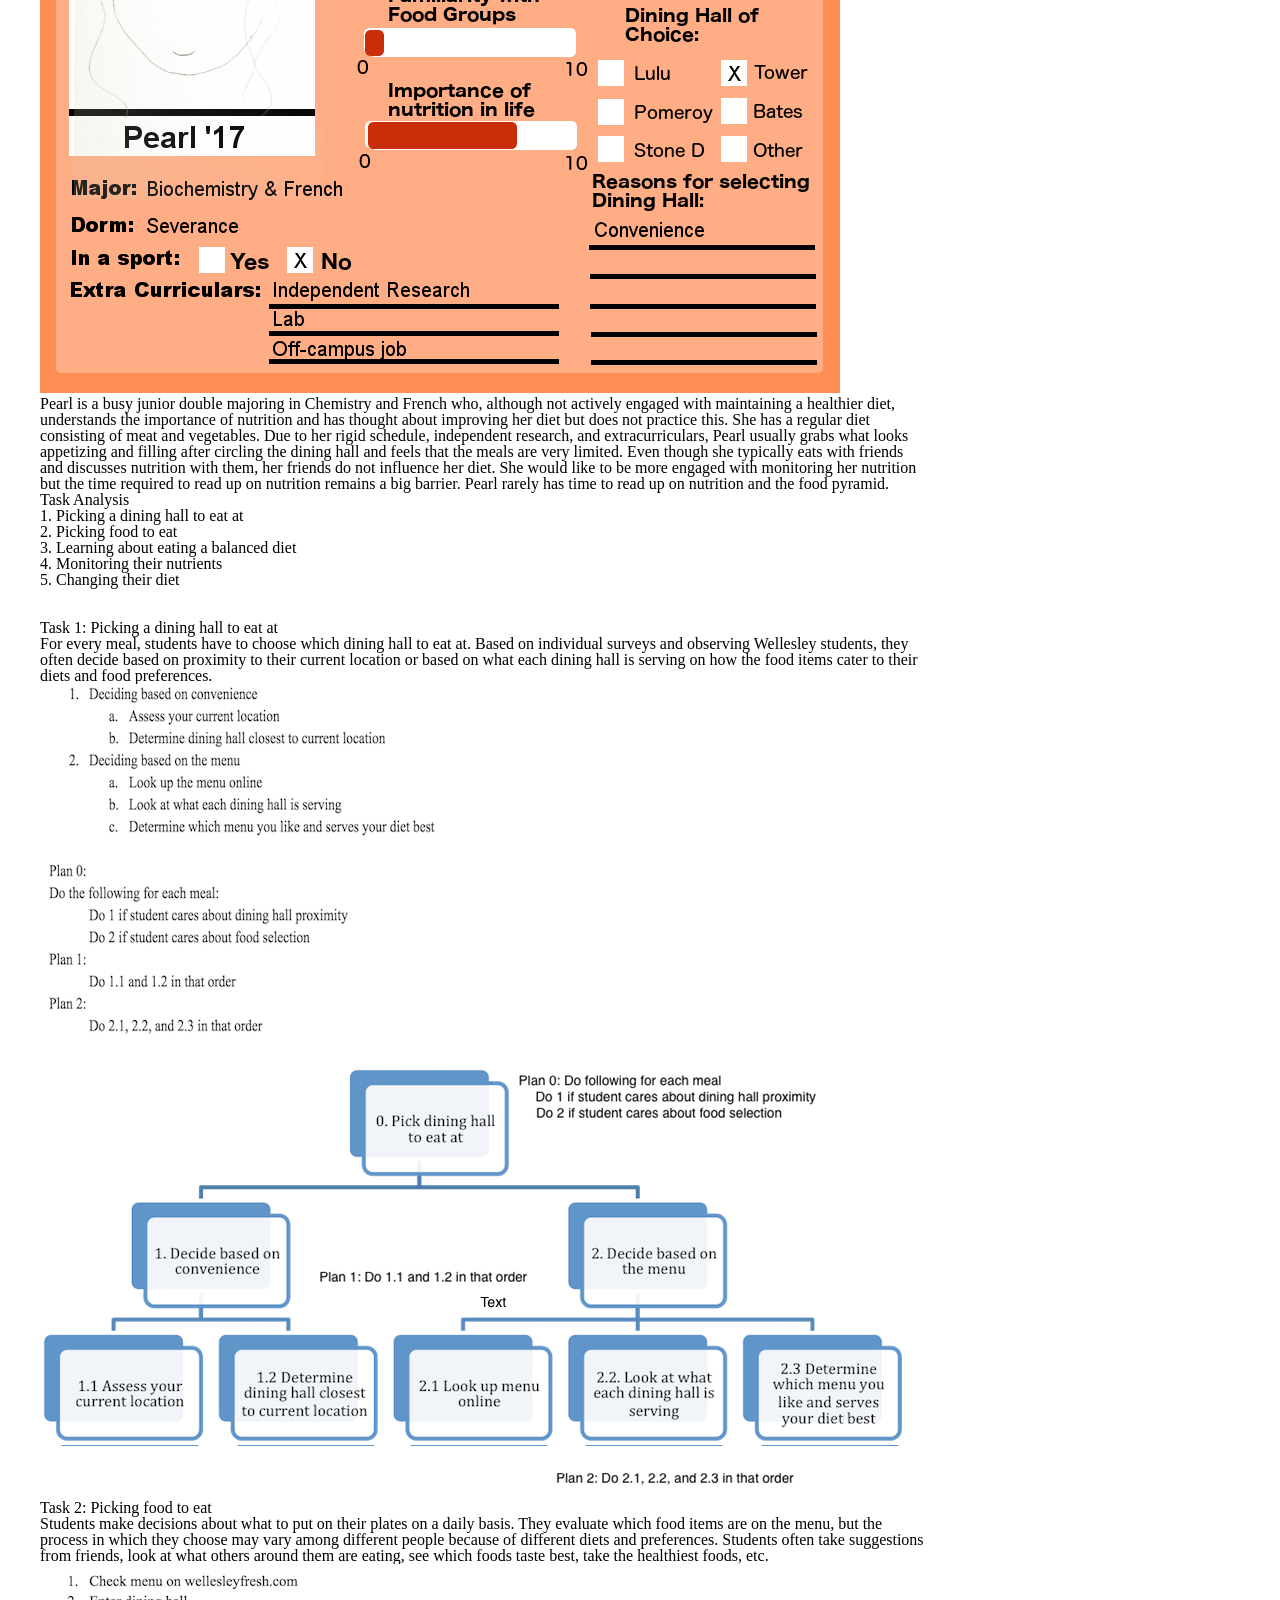
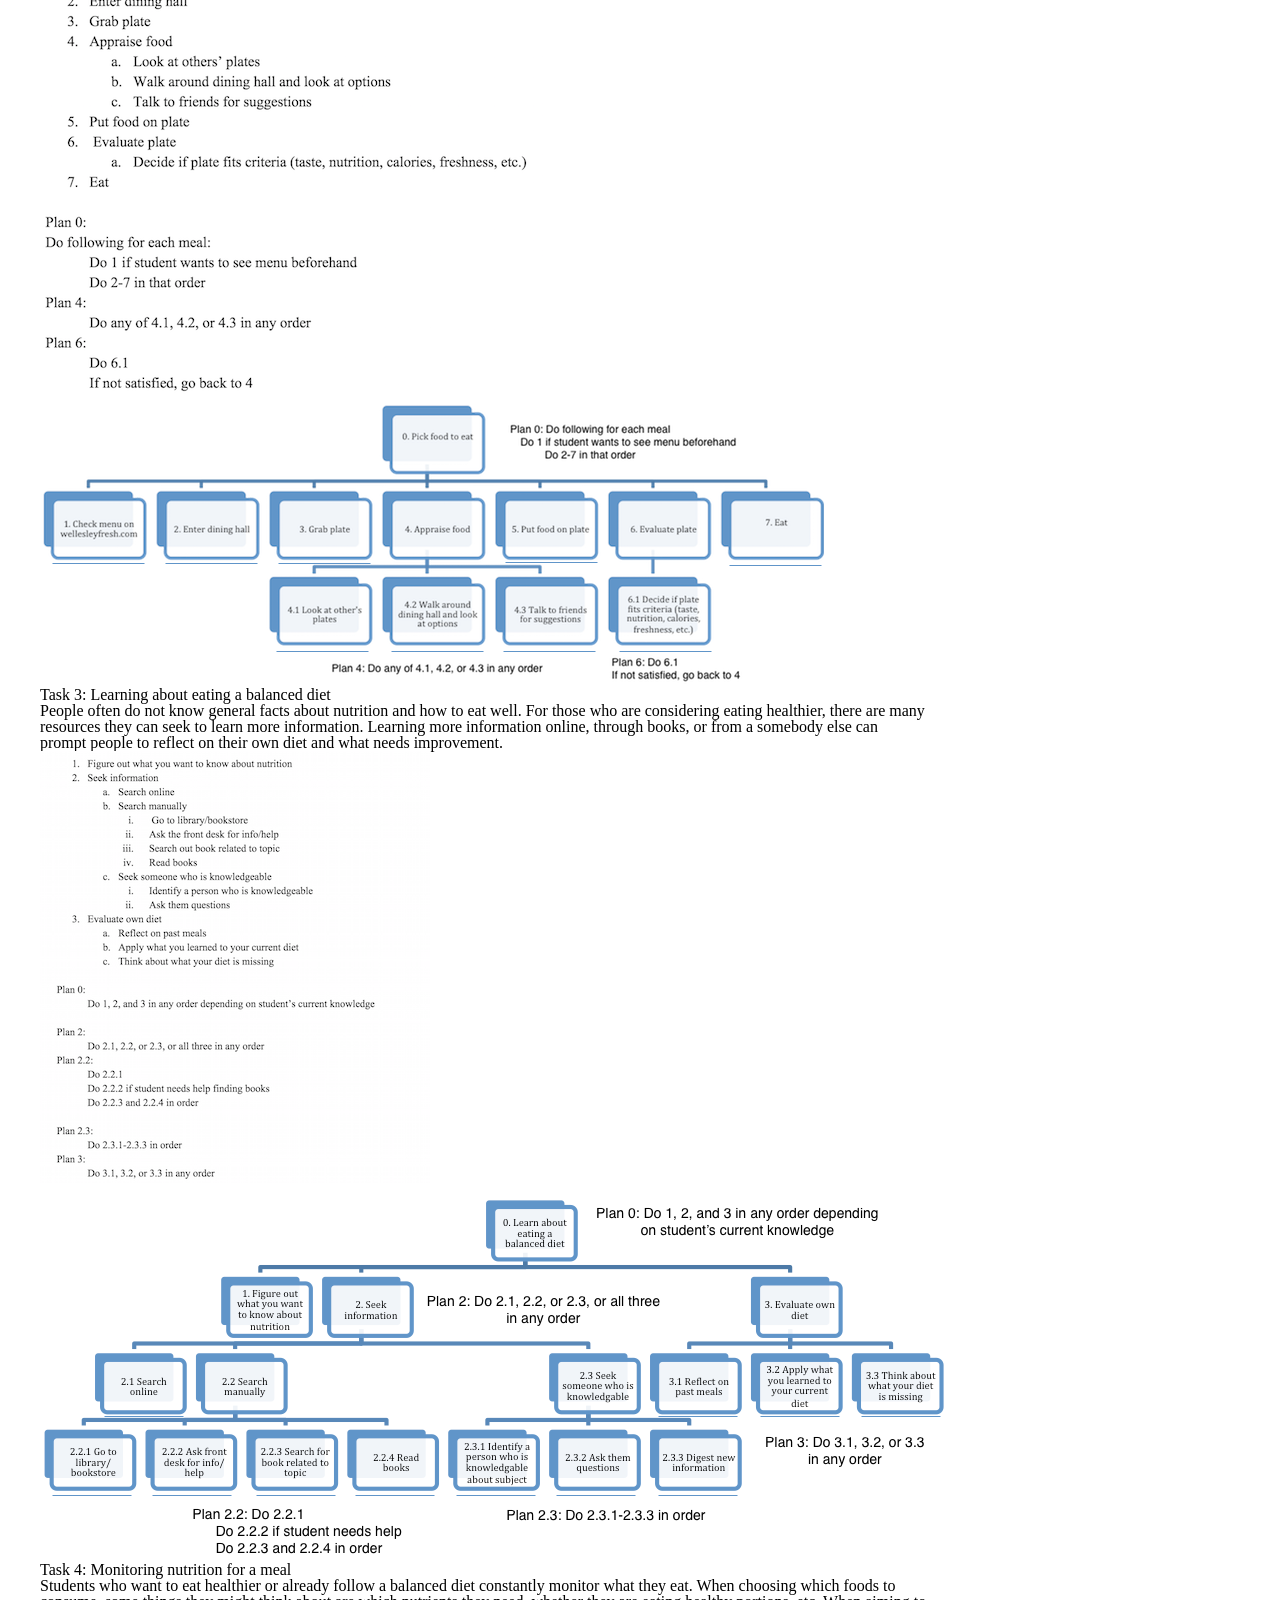
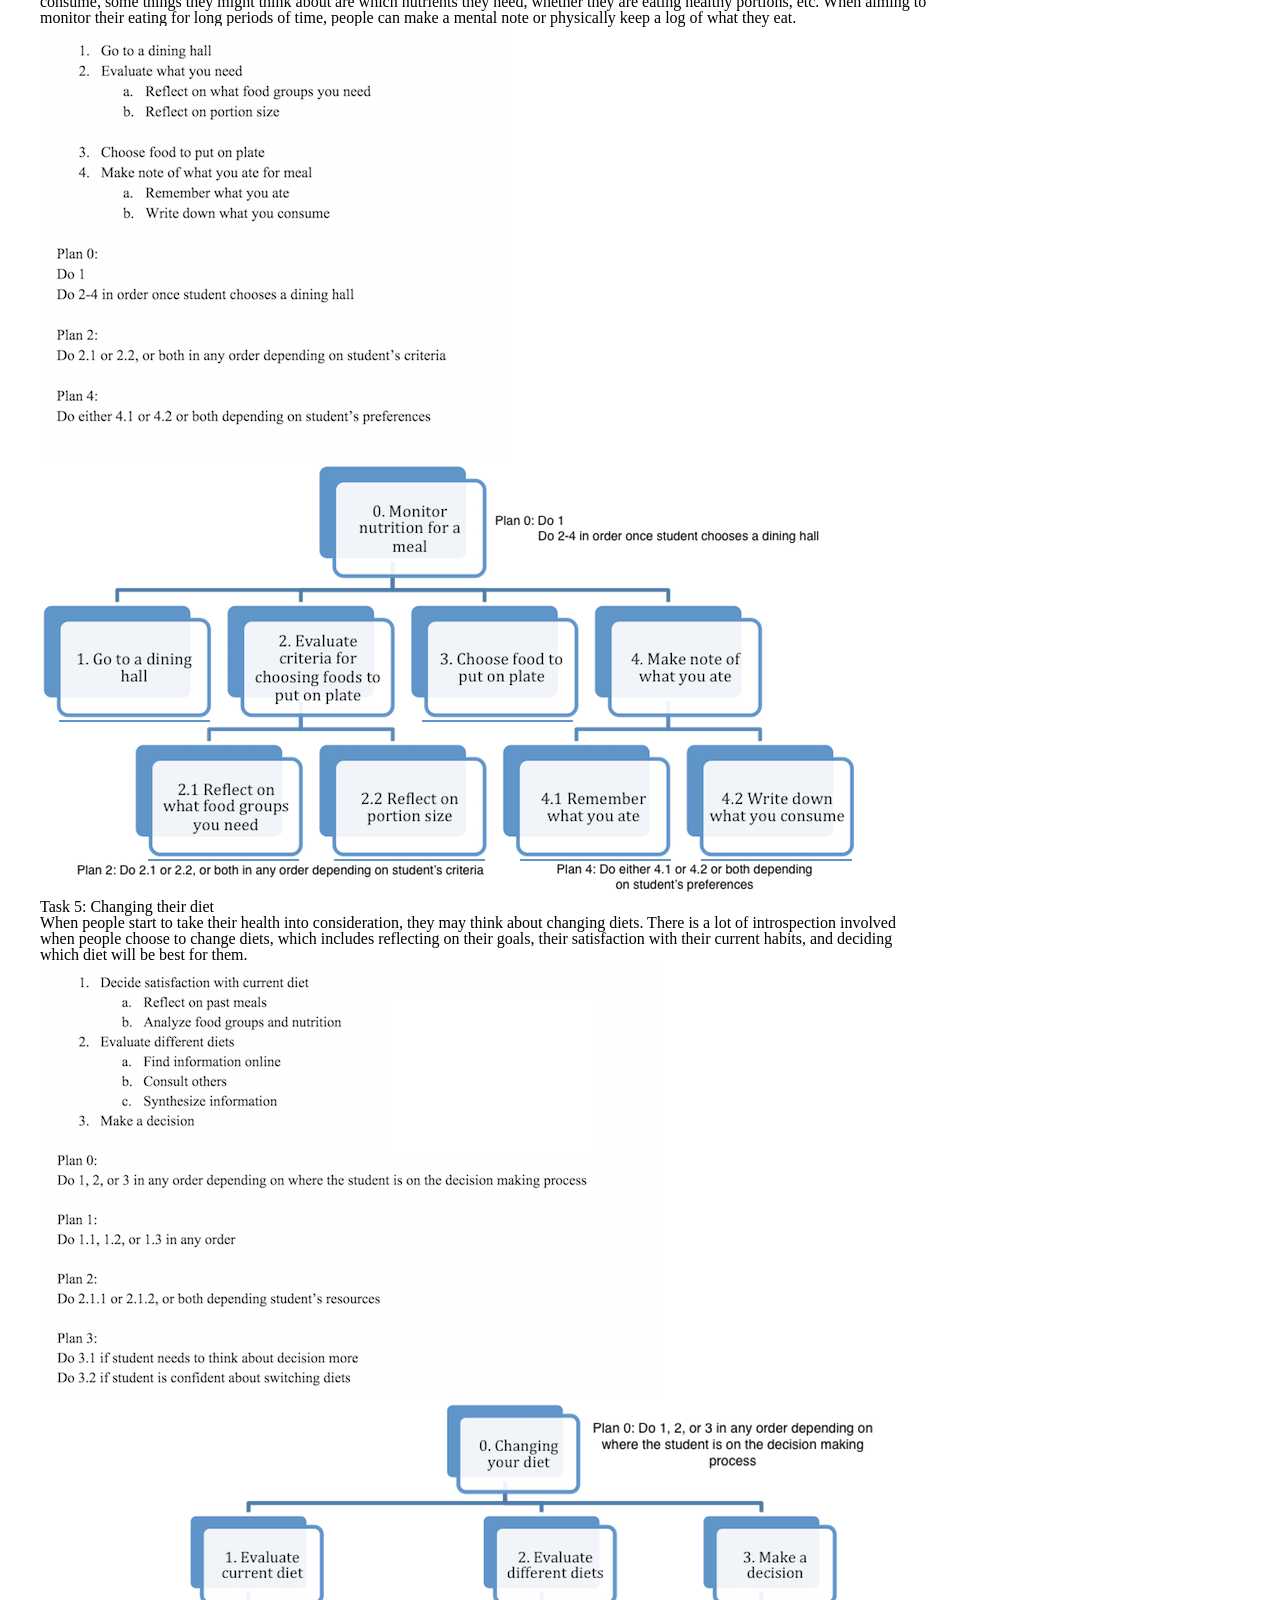
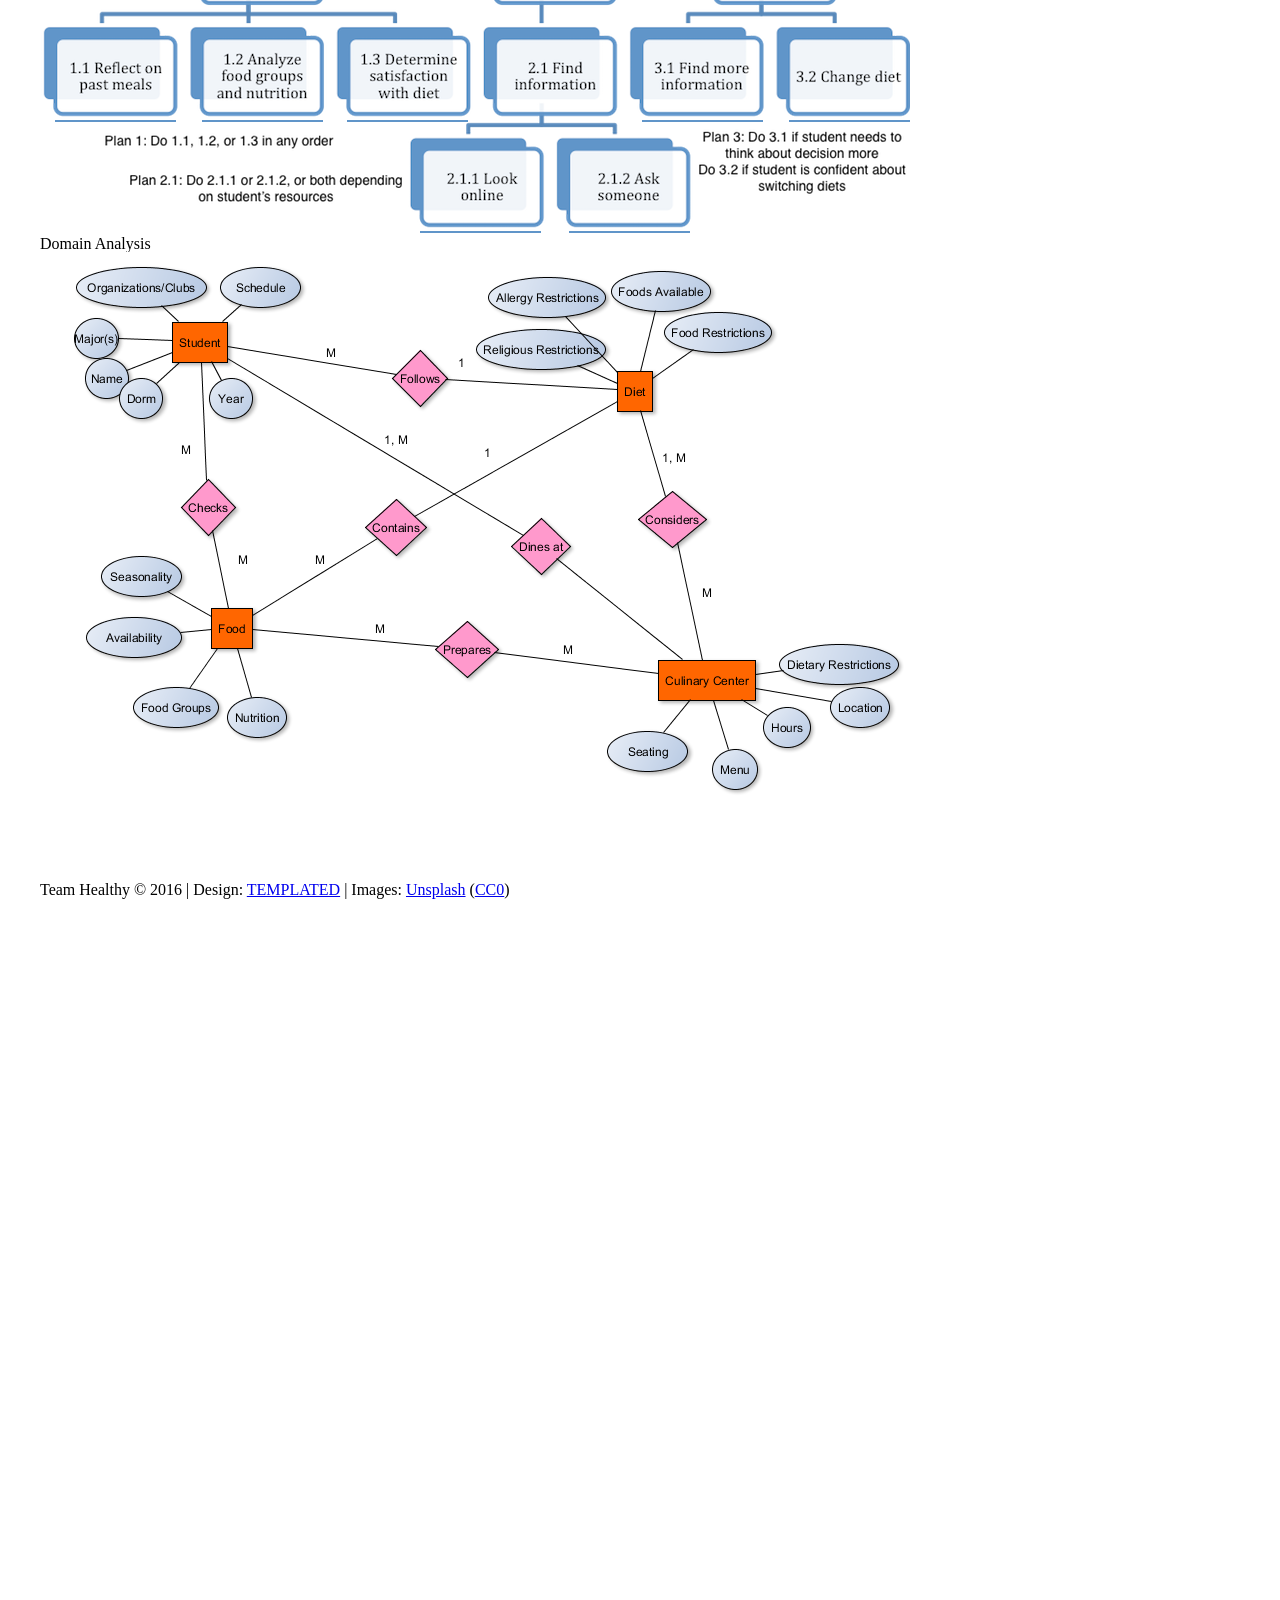
<file: Plates Doc/p1.html>
<!DOCTYPE HTML>
<!--
	Imagination by TEMPLATED
    templated.co @templatedco
    Released for free under the Creative Commons Attribution 3.0 license (templated.co/license)
-->
<html>
	<head>
		<title>p1</title>
		<meta http-equiv="content-type" content="text/html; charset=utf-8" />
		<meta name="description" content="" />
		<meta name="keywords" content="" />
		<link href='http://fonts.googleapis.com/css?family=Raleway:400,100,200,300,500,600,700,800,900' rel='stylesheet' type='text/css'>
		<!--[if lte IE 8]><script src="js/html5shiv.js"></script><![endif]-->
		<script src="http://ajax.googleapis.com/ajax/libs/jquery/1.11.0/jquery.min.js"></script>
		<script src="js/skel.min.js"></script>
		<script src="js/skel-panels.min.js"></script>
		<script src="js/init.js"></script>
		<noscript>
			<link rel="stylesheet" href="css/skel-noscript.css" />
			<link rel="stylesheet" href="css/style.css" />
			<link rel="stylesheet" href="css/style-desktop.css" />
		</noscript>
	</head>
	<body>

	<div id="header-wrapper">

		<!-- Header -->
			<div id="header">
				<div class="container">
						
					<!-- Logo -->
						<div id="logo">
							<h1><a href="#">P1</a></h1>
							<span class="byline">Jennifer Cho | Soo Bin Yang | Jeanette Yue</span>
						</div>
					
					<!-- Nav -->
						<nav id="nav">
							<ul>
								<li><a href="index.html">P0</a></li>
						        <li class="active"><a href="p1.html">P1</a></li>
						        <li><a href="p2.html">P2</a></li>
						        <li><a href="p3.html">P3</a></li>
						        <li><a href="p4.html">P4</a></li>
						        <li><a href="p5.html">P5</a></li>  

							</ul>
						</nav>
				</div>
			</div>
		<!-- Header -->

		<!-- Banner -->
			<div id="banner">
				<div class="container">
				</div>
			</div>
		<!-- /Banner -->

	</div>

	<!-- Main -->
		<div id="main">
			<div class="container">
				<div class="row">
		
					<div class="9u skel-cell-important">
						<section>
							<header>
								<h1>P1: User, Task, and Domain Analysis</h1>
							</header>

							<div id="prob-statement">
								<h1>Problem Statement</h1>
								<a href="index.html">P0: Problem Statement</a>
								<p>How can we make recording and tracking nutrition less confusing and more fun in order to motivate users to keep track long term?</p>

							</div>

							<div id="Summary">
								<h1>Summary of User Observations and Interviews</h1>

								<p>We wanted to know more about how users approached dining on campus as well as their general knowledge and opinion of nutrition and asked them the following questions: </p>

								<blockquote>					
								<ol>
									<li>1. What is your diet?</li>
									<li>2. Where do you usually eat on campus? Why?</li>
									<li>3. How important is nutrition in your life on a scale of 1-10?</li>
									<li>4. What are your thoughts on nutrition and diets?</li>
									<li>5. Have you ever thought about changing diets?</li>
									<li>6. What is your routine for picking food? Thoughts that go through your mind?</li>
									<li>7. What is important about the food you eat?</li>
									<li>8. Describe your interactions with friends on the topic of nutrition and eating on campus.</li>
								</ol>
								</blockquote>
								<p>From our interviews and observations, we have identified four user types: “The User with Dietary Restrictions,” “The Wannabe Health Conscious Eater,” “The Super Health Conscious Eater,” and “The User who has Thought about Changing Diets.” </p>

								<p>Most exercise regularly and value convenience and dine at the closest dining hall. One potential user, a vegetarian, goes to Pomeroy specifically for tofu. Most eat with friends half of the time and there is some discussion of diet and nutrition during these interactions. Despite these differences across user types, everyone rated the importance of nutrition in their life highly and agreed that making healthy eating choices is a good habit to pick up. </p>

								<p>Where they differ in their value of nutrition is the manifestation of these beliefs. One student with a regular diet does not consider nutrition and instead focused on taste and freshness when picking food and another considers calories and carbs. One took nutrition into account. Shockingly, only one student knows the amount of servings from each food group to eat. It seems that most do not monitor their nutrition due to this lack of information and time constraints. Although they do not spend a lot of time picking food, most have expressed a desire to be more engaged with monitoring their nutrition. </p>

								<p>User #1: This user is a sophomore majoring in CS. She is a vegetarian and is lactose intolerant. Health is very important to her. The user exercises regularly and bounces back between Pom (for tofu), Bates, and Lulu for food. She mostly eats alone. On a scale of 1-10, she rates the importance of nutrition in her life 7-8. </p>

								<p>User #2: This user is a sophomore CS major who began taking more care of her body this semester, in order to feel better and lead a healthier lifestyle. On a scale of 1-10, she rates the importance of nutrition in her life an 8. She exercises 6 out 7 days a week, and occasionally works out with her friends. For each meal, she makes sure to incorporate a balance of carbs and vegetables and is very knowledgable about what nutrients she needs to eat everyday. </p>

								<p>User #3: This user is a very busy junior and has a regular diet. She is majoring in biochemistry. On a scale of 1-10, she rates the importance of nutrition a 6. Despite this, she is not familiar with food groups or serving sizes and typically grabs whatever looks appetizing and fresh from Tower.</p>

								<p>From these three interviews, we extrapolated our four personas.</p>


							</div>

							<div id="Users">
								<h1>User Analysis</h1>

								<h2> 1. The User with Dietary Restrictions</h2>
								<img id="Persona 1" src="images/persona1.png" />
								<p>Elizabeth is a sophomore CS major who is vegetarian and lactose intolerant.  Although she doesn’t play any sports, she works out 3-4 days a week on a weekly basis. She usually eats at Bates for convenience, but she normally likes to eat at Pomeroy because of their vegetarian options. When she’s hungry late at night, she goes to Lulu for late night. She eats alone about one-third of the time and with friends two-thirds of the time. Her diet choices aren’t impacted by others, but sometimes she will eat dessert depending on when her friends do. She will usually limit her food consumption to one plate and a piece of dessert or two. Nutrition is important to her, but she won’t keep track of nutrition specifically; she will just keep it in mind as she eats, with the exception of 3 nutrients. Because of her vegetarian diet, she does keep track of calcium, protein, and iron. When she decides what food to eat, she considers how hungry she is, what she’s eaten today, if she has had fruit or protein, and whether everything on her plate is a carb or not. Additionally, if something looks delicious or she has no time, she will just grab an unhealthy and/or quick choice, but still try to make up the unhealthiness with healthiness later. She’s not very interested in monitoring her nutrition, especially while at college. She also has not considered becoming vegan or starting to eat meat again.</p>

								<h2> 2. The Wannabe Health Conscious Eater</h2>
								<img id="Persona 2" src="images/persona2.png" />
								<p>Emily is a sophomore art history major who has just recently been inspired to lead a healthier lifestyle. She tries to keeps a regular exercising schedule, encourages her friends to workout with her, and tries to be conscious about what she eats. As a resident of Severance, she usually eats in the Tower dining hall due to its proximity. Even with the dining hall’s limited food variety, she fills up her plate with a healthy serving of proteins, greens, and grains at dinner, but is very partial to getting her favorite comfort foods when they appear on the menu, such as mac & cheese or chicken tenders. She is especially eager to try new dining hall dessert items, and feels guilty eating them afterwards. When her week gets too busy, she will often skip working out to catch up on homework or study. Emily’s main motivation in using the app would be help solidify healthier eating habits.

								</p>

								<h2> 3. The Super Health Conscious Eater</h2>
								<img id="Persona 3" src="images/persona3.png" />
								<p>Anna is a junior economics major and a dedicated varsity crew member. She wakes up at 5am every morning to go practice, makes sure to be in bed by 10pm to get enough hours of sleep, and still manages to get all her homework done before then. She resides in Pomeroy for its proximity to the KSC, and often eats in the Pomeroy dining hall for its convenience. She is very conscious about what foods she consumes to maintain her level of fitness and to recover from strenuous workouts. She often avoids high fattening foods in the dining hall, and eats dessert only once or twice a week. Because of the dining halls limited options, she gets salad from the salad bar to eat enough greens. Anna would use the app to maintain her eating habits and to closely monitor a balanced diet.

								</p>

								<h2> 4. User thinking about improving diet </h2>
								<img id="Persona 4" src="images/persona4.png" />
								<p>Pearl is a busy junior double majoring in Chemistry and French who, although not actively engaged with maintaining a healthier diet, understands the importance of nutrition and has thought about improving her diet but does not practice this. She has a regular diet consisting of meat and vegetables. Due to her rigid schedule, independent research, and extracurriculars, Pearl usually grabs what looks appetizing and filling after circling the dining hall and feels that the meals are very limited. Even though she typically eats with friends and discusses nutrition with them, her friends do not influence her diet. She would like to be more engaged with monitoring her nutrition but the time required to read up on nutrition remains a big barrier. Pearl rarely has time to read up on nutrition and the food pyramid. 

								</p>
							</div>

							<div id="Tasks">
								<h1>Task Analysis</h1>

								<ul class="tasks-analyzed">
									<li>1. Picking a dining hall to eat at</li>
									<li>2. Picking food to eat</li>
									<li>3. Learning about eating a balanced diet</li>
									<li>4. Monitoring their nutrients</li>
									<li>5. Changing their diet</li>
								</ul>
								<br></br>

								<h2> Task 1: Picking a dining hall to eat at </h2>
								<p>For every meal, students have to choose which dining hall to eat at. Based on individual surveys and observing Wellesley students, they often decide based on proximity to their current location or based on what each dining hall is serving on how the food items cater to their diets and food preferences.

								</p>
							

								<img id="Task Analysis" src="images/task1text.png" />
								<img id="Task Analysis" src="images/task1.png" />

								

								<h2> Task 2: Picking food to eat </h2>
								<p>Students make decisions about what to put on their plates on a daily basis. They evaluate which food items are on the menu, but the process in which they choose may vary among different people because of different diets and preferences. Students often take suggestions from friends, look at what others around them are eating, see which foods taste best, take the healthiest foods, etc.
								</p>

								<img id="Task Analysis" src="images/task2text.png" />
								<img id="Task Analysis" src="images/task2.png" />

								<h2> Task 3: Learning about eating a balanced diet </h2>
								<p>People often do not know general facts about nutrition and how to eat well. For those who are considering eating healthier, there are many resources they can seek to learn more information. Learning more information online, through books, or from a somebody else can prompt people to reflect on their own diet and what needs improvement.
								</p>

								<img id="Task Analysis" src="images/task3text.png" />
								<img id="Task Analysis" src="images/task3.png" />

								

								<h2> Task 4: Monitoring nutrition for a meal </h2>
								<p>Students who want to eat healthier or already follow a balanced diet constantly monitor what they eat. When choosing which foods to consume, some things they might think about are which nutrients they need, whether they are eating healthy portions, etc. When aiming to monitor their eating for long periods of time, people can make a mental note or physically keep a log of what they eat.
								</p>

								<img id="Task Analysis" src="images/task4text.png" />
								<img id="Task Analysis" src="images/task4.png" />

								<h2> Task 5: Changing their diet </h2>
								<p>When people start to take their health into consideration, they may think about changing diets. There is a lot of introspection involved when people choose to change diets, which includes reflecting on their goals, their satisfaction with their current habits, and deciding which diet will be best for them.
								</p>

								<img id="Task Analysis" src="images/task5text.png" />
								<img id="Task Analysis" src="images/task5.png" />

							</div>


							<div id="Domain">
								<h1>Domain Analysis</h1>
								<img id="Domain Analysis" src="images/erd.png" />
							</div>

						</section>
					</div>
					
					<div class="3u">
						<section class="sidebar">
							<header>
								<h2>Contents</h2>
							</header>
							<ul class="default">
								<li><a href="p1.html#prob-statement">Problem Statement</a></li>
								<li><a href="p1.html#Summary">Summary of User Observations and Interviews</a></li>
								<li><a href="p1.html#Users">Users</a></li>
								<li><a href="p1.html#Tasks">Tasks</a></li>
								<li><a href="p1.html#Domain">Domain</a></li>

							</ul>
						</section>
					</div>
				
				</div>
			</div>
		</div>
	<!-- Main -->

	<!-- Copyright -->
		<div id="copyright">
			<div class="container">
				Team Healthy &copy; 2016 | 
				Design: <a href="http://templated.co">TEMPLATED</a> | Images: <a href="http://unsplash.com">Unsplash</a> (<a href="http://unsplash.com/cc0">CC0</a>)
			</div>
		</div>


	</body>
</html>
</file>
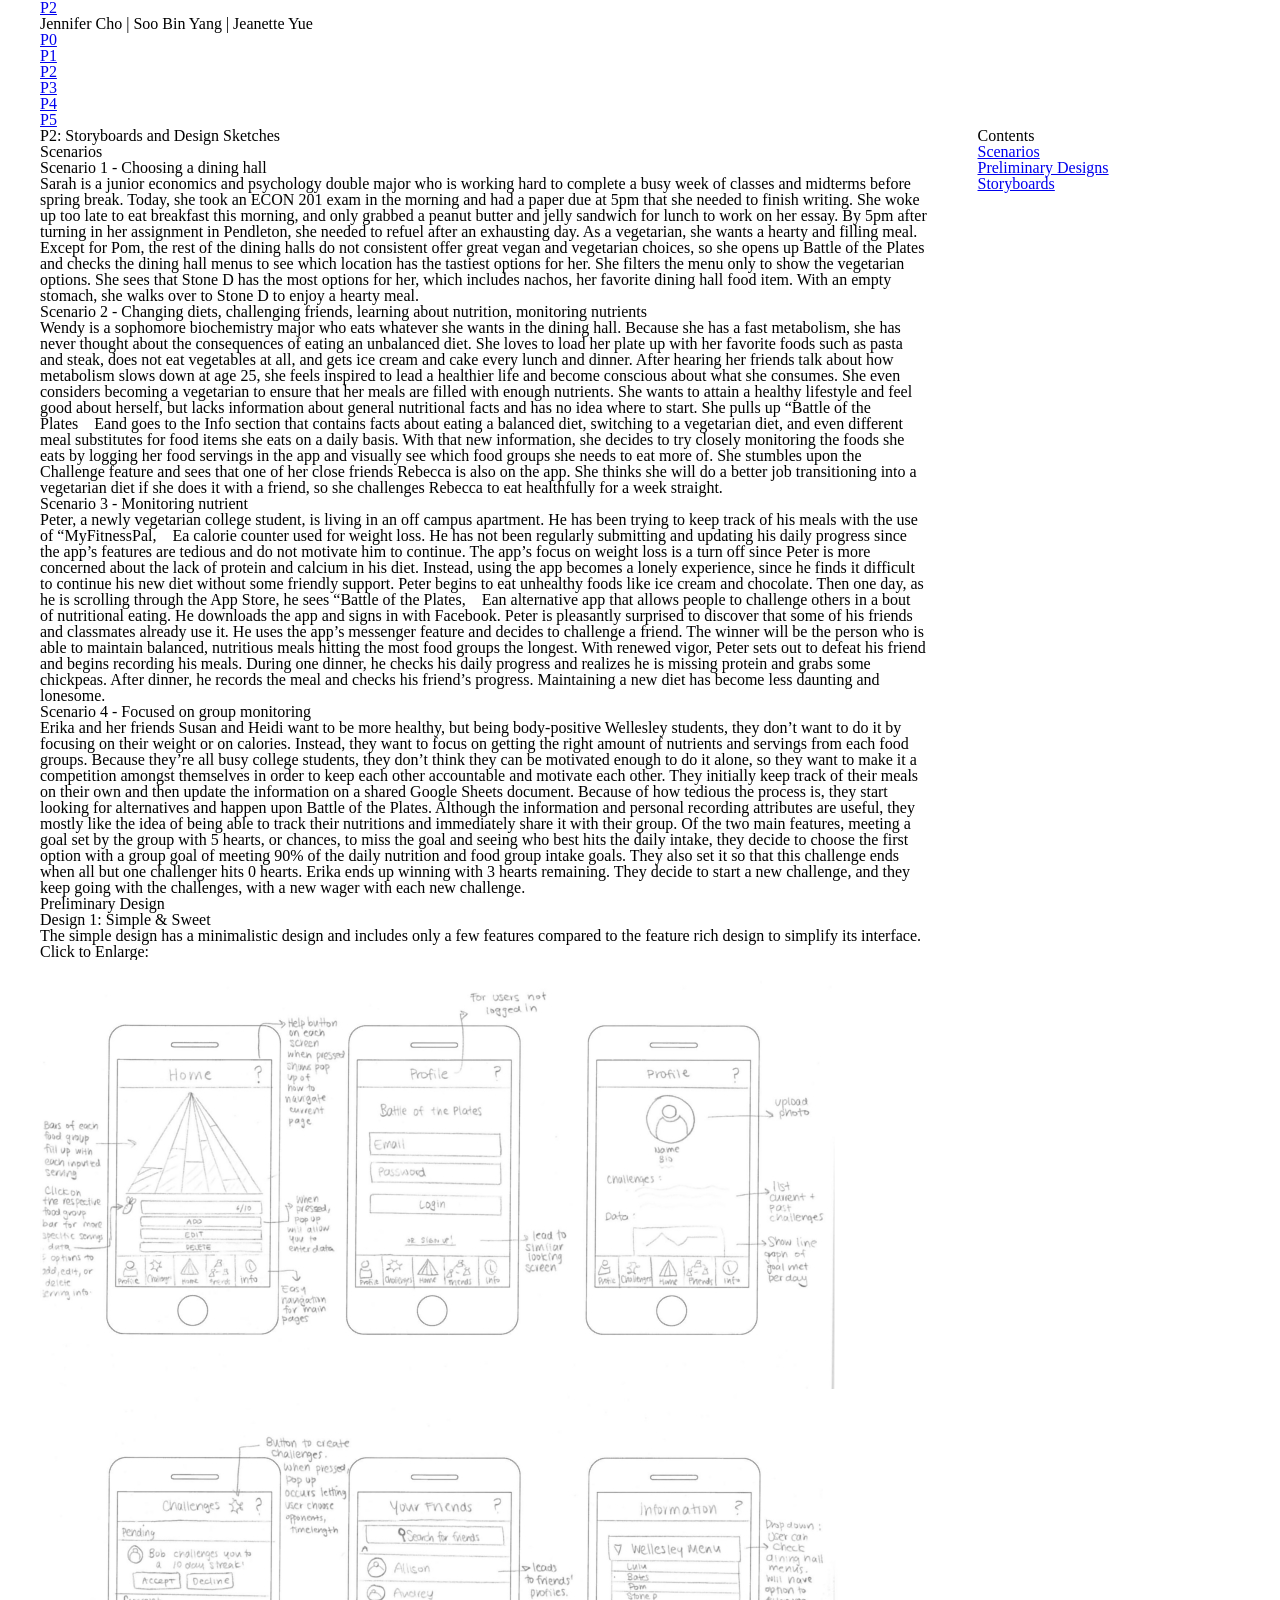
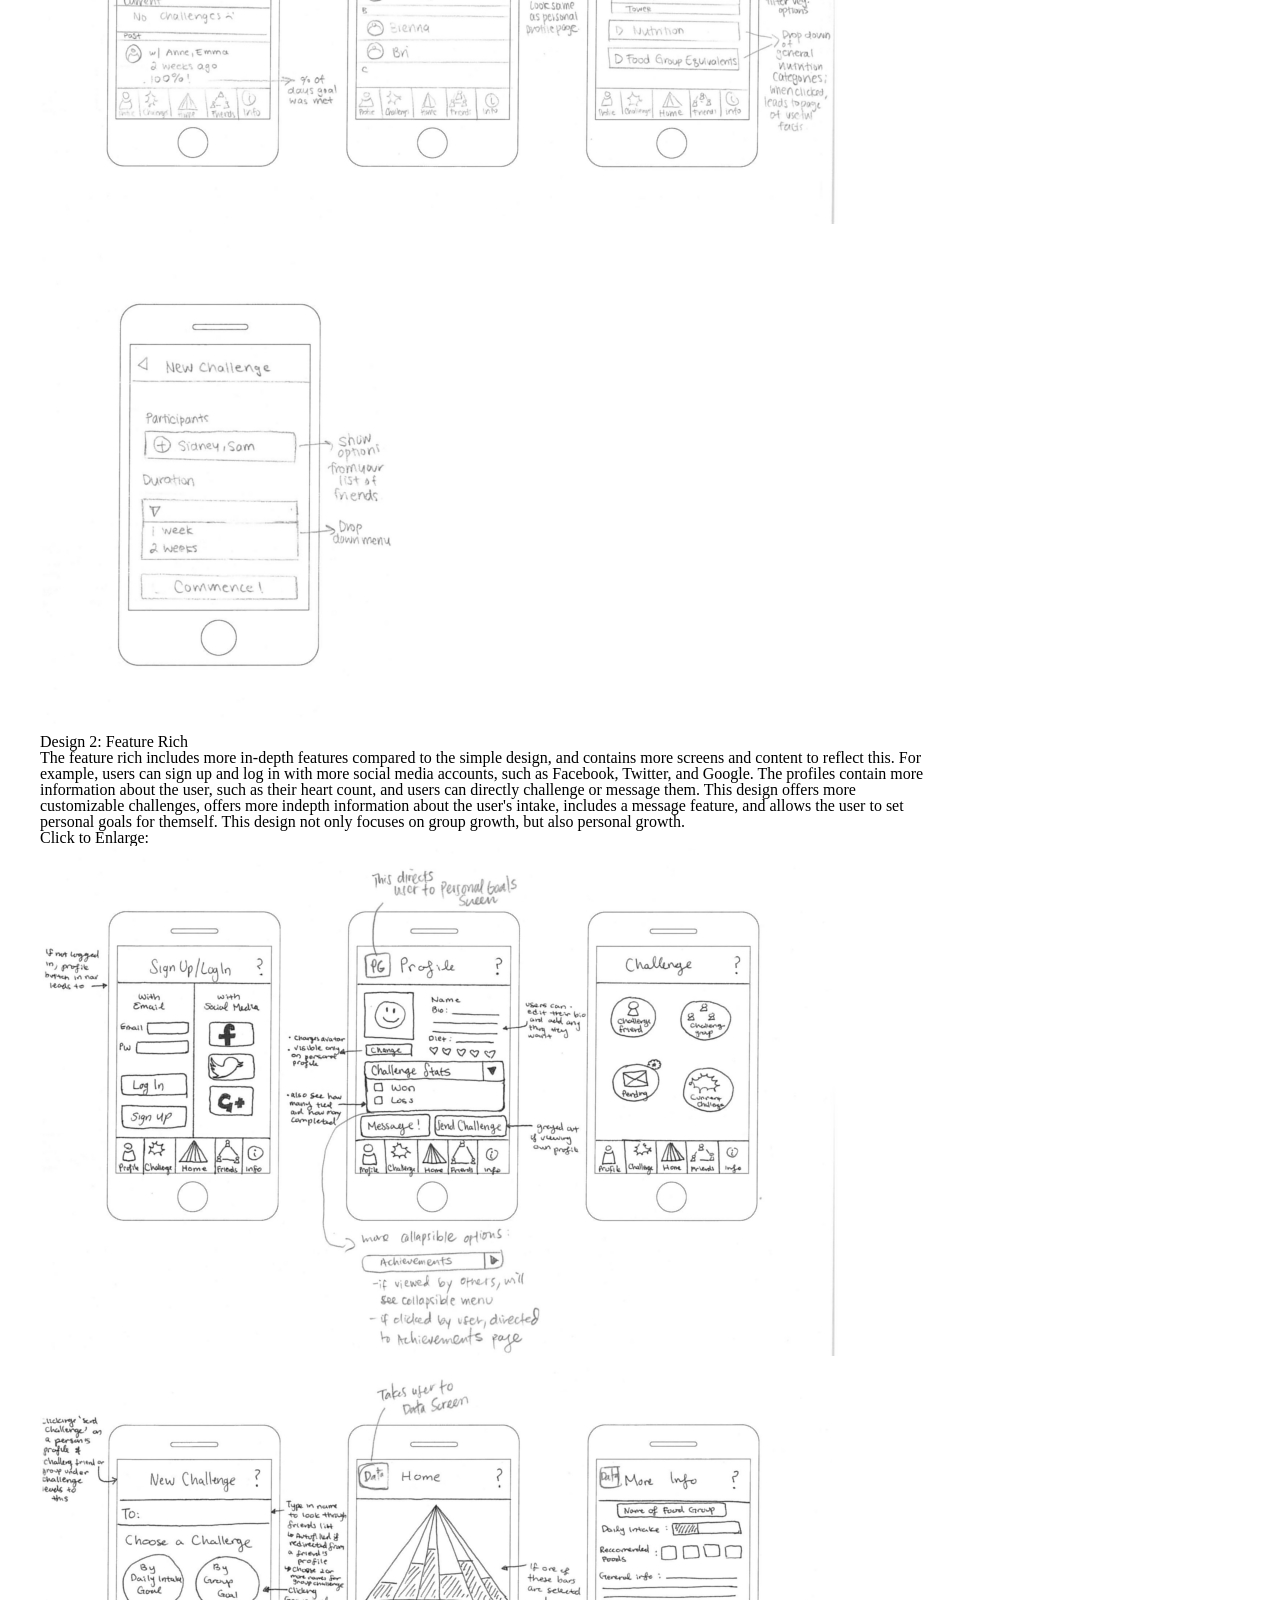
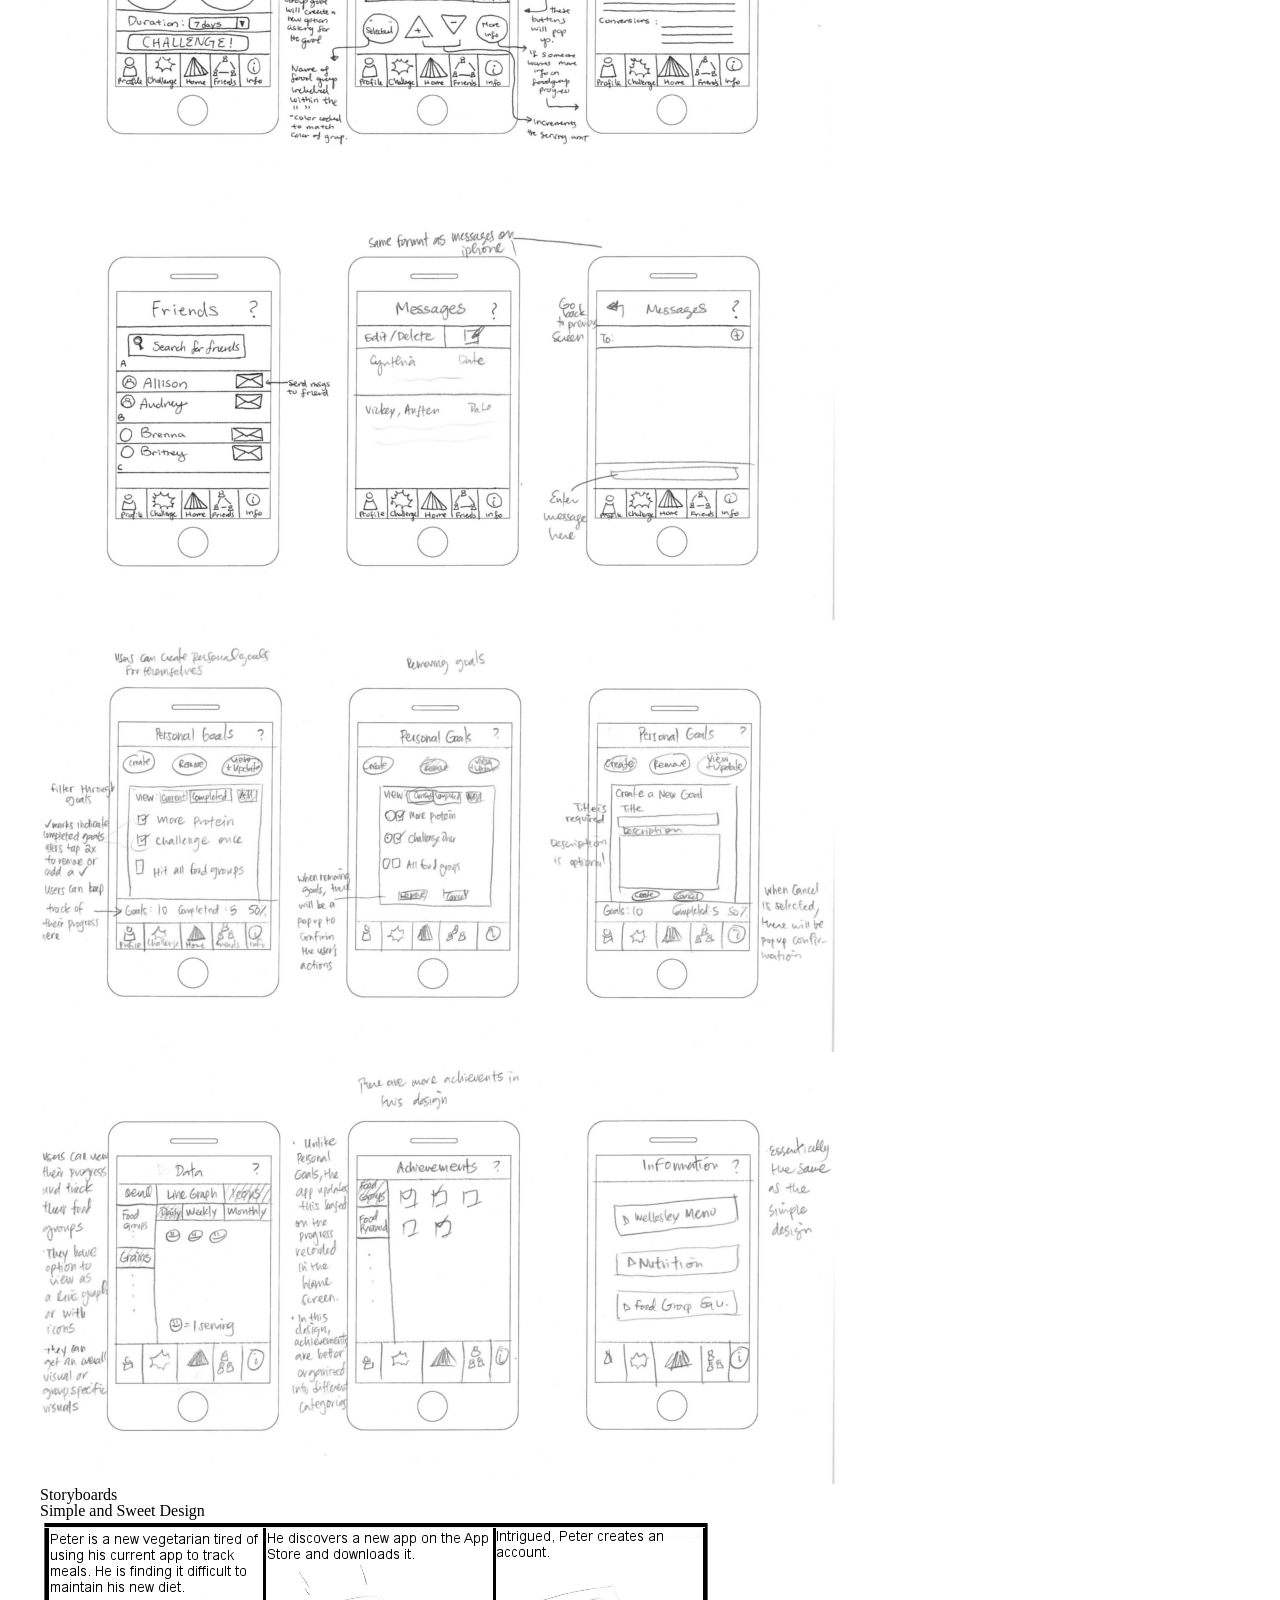
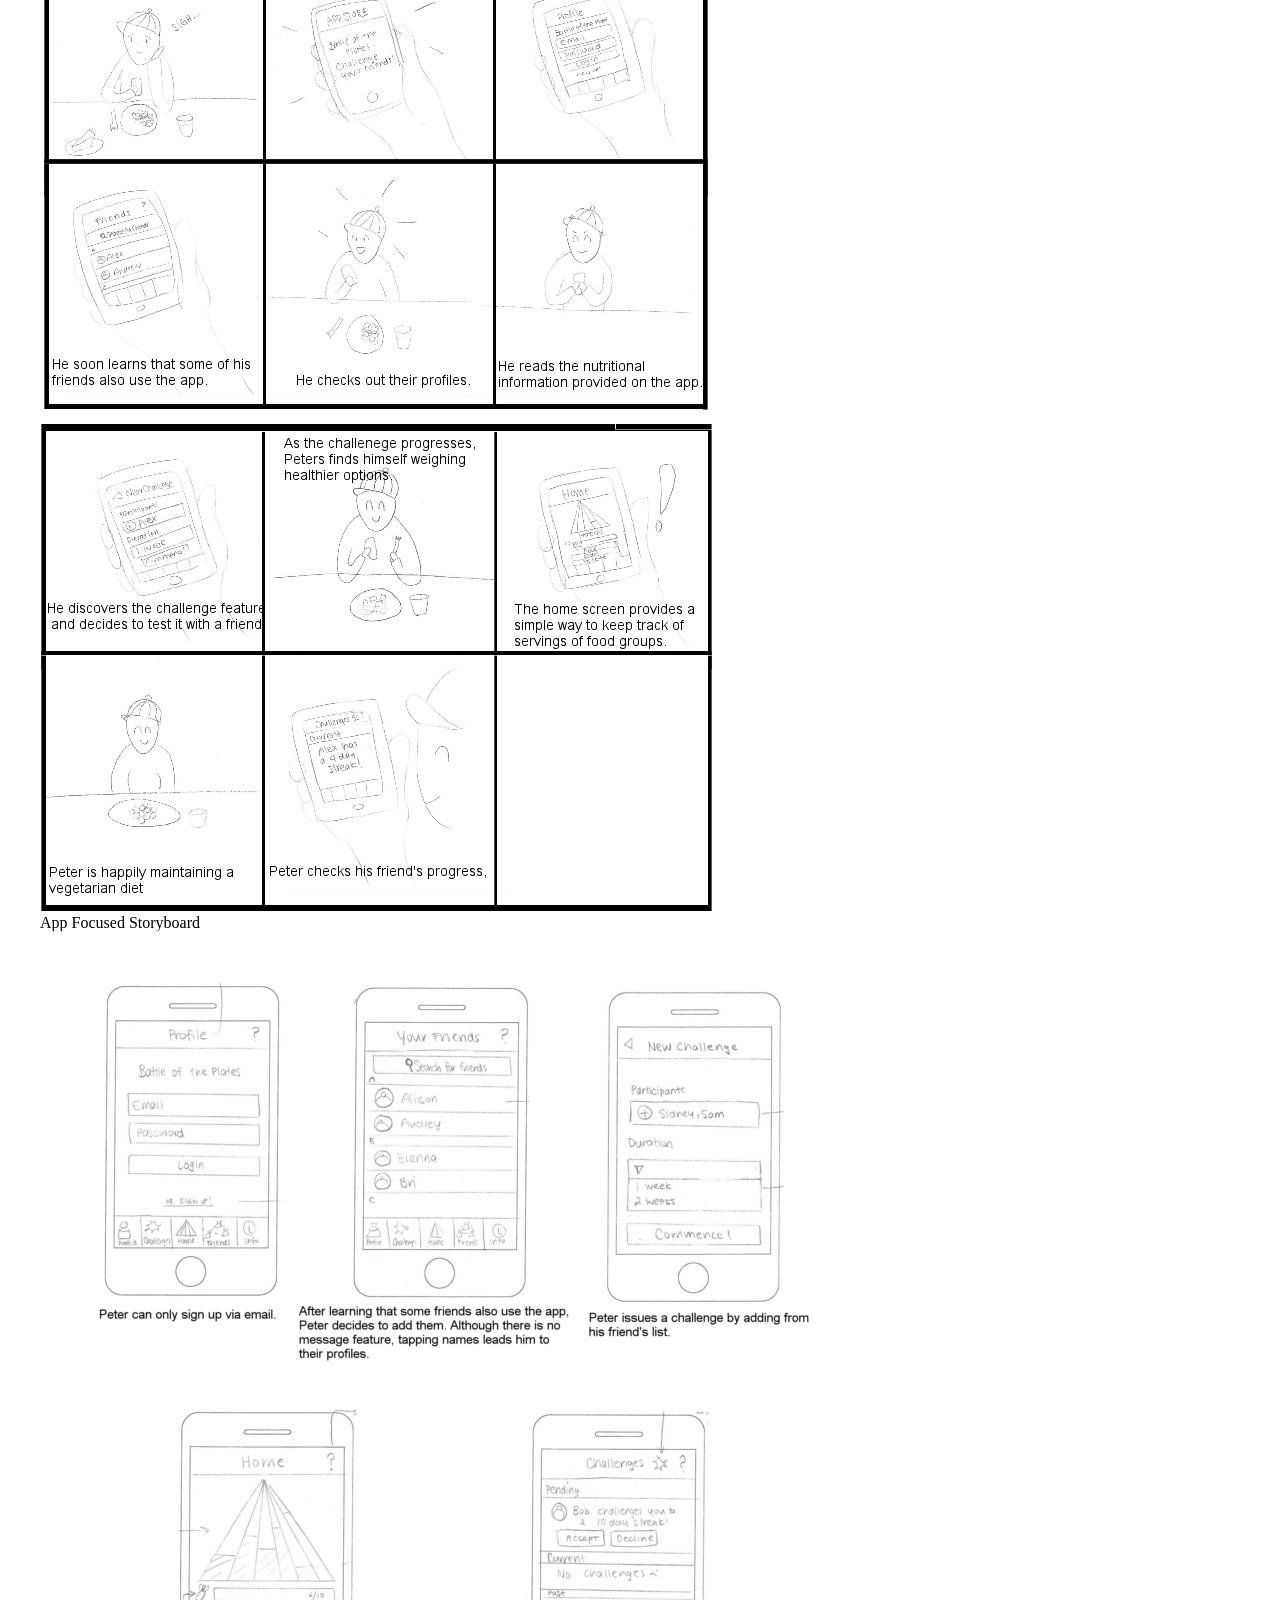
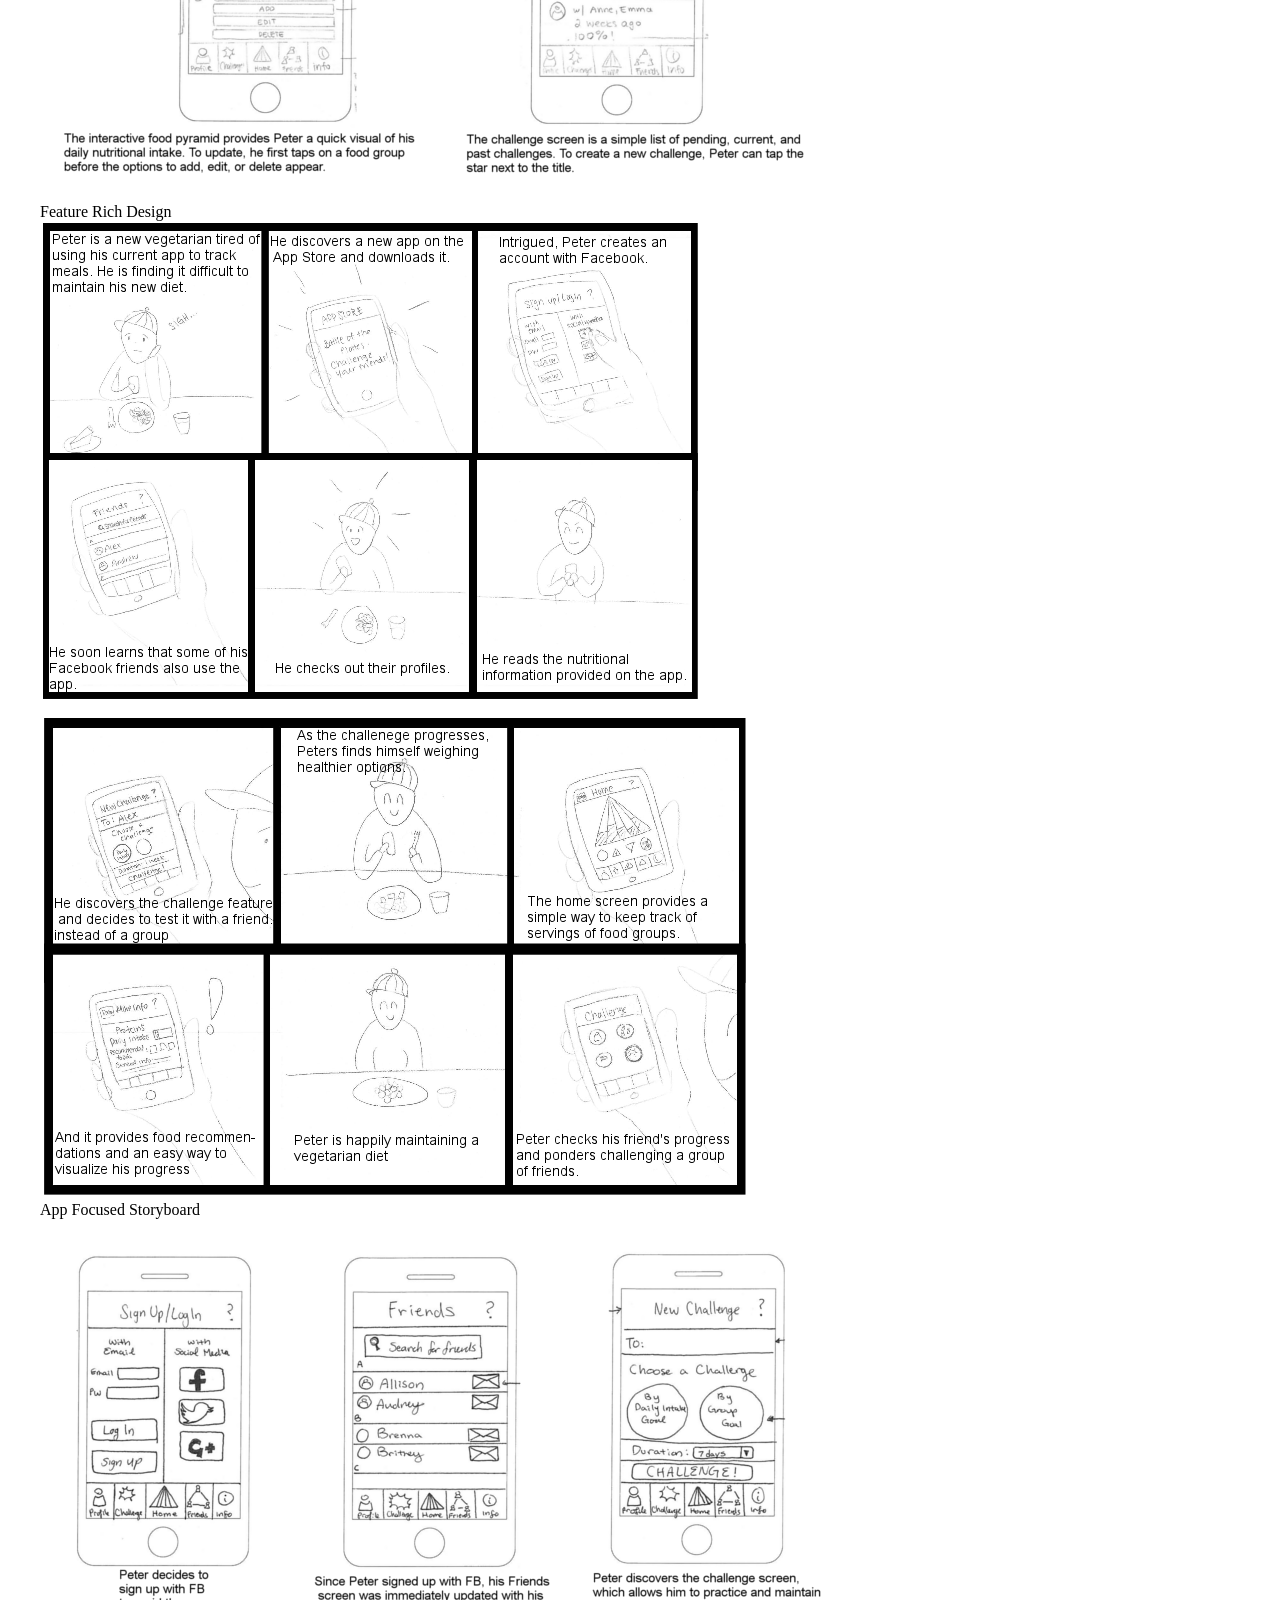
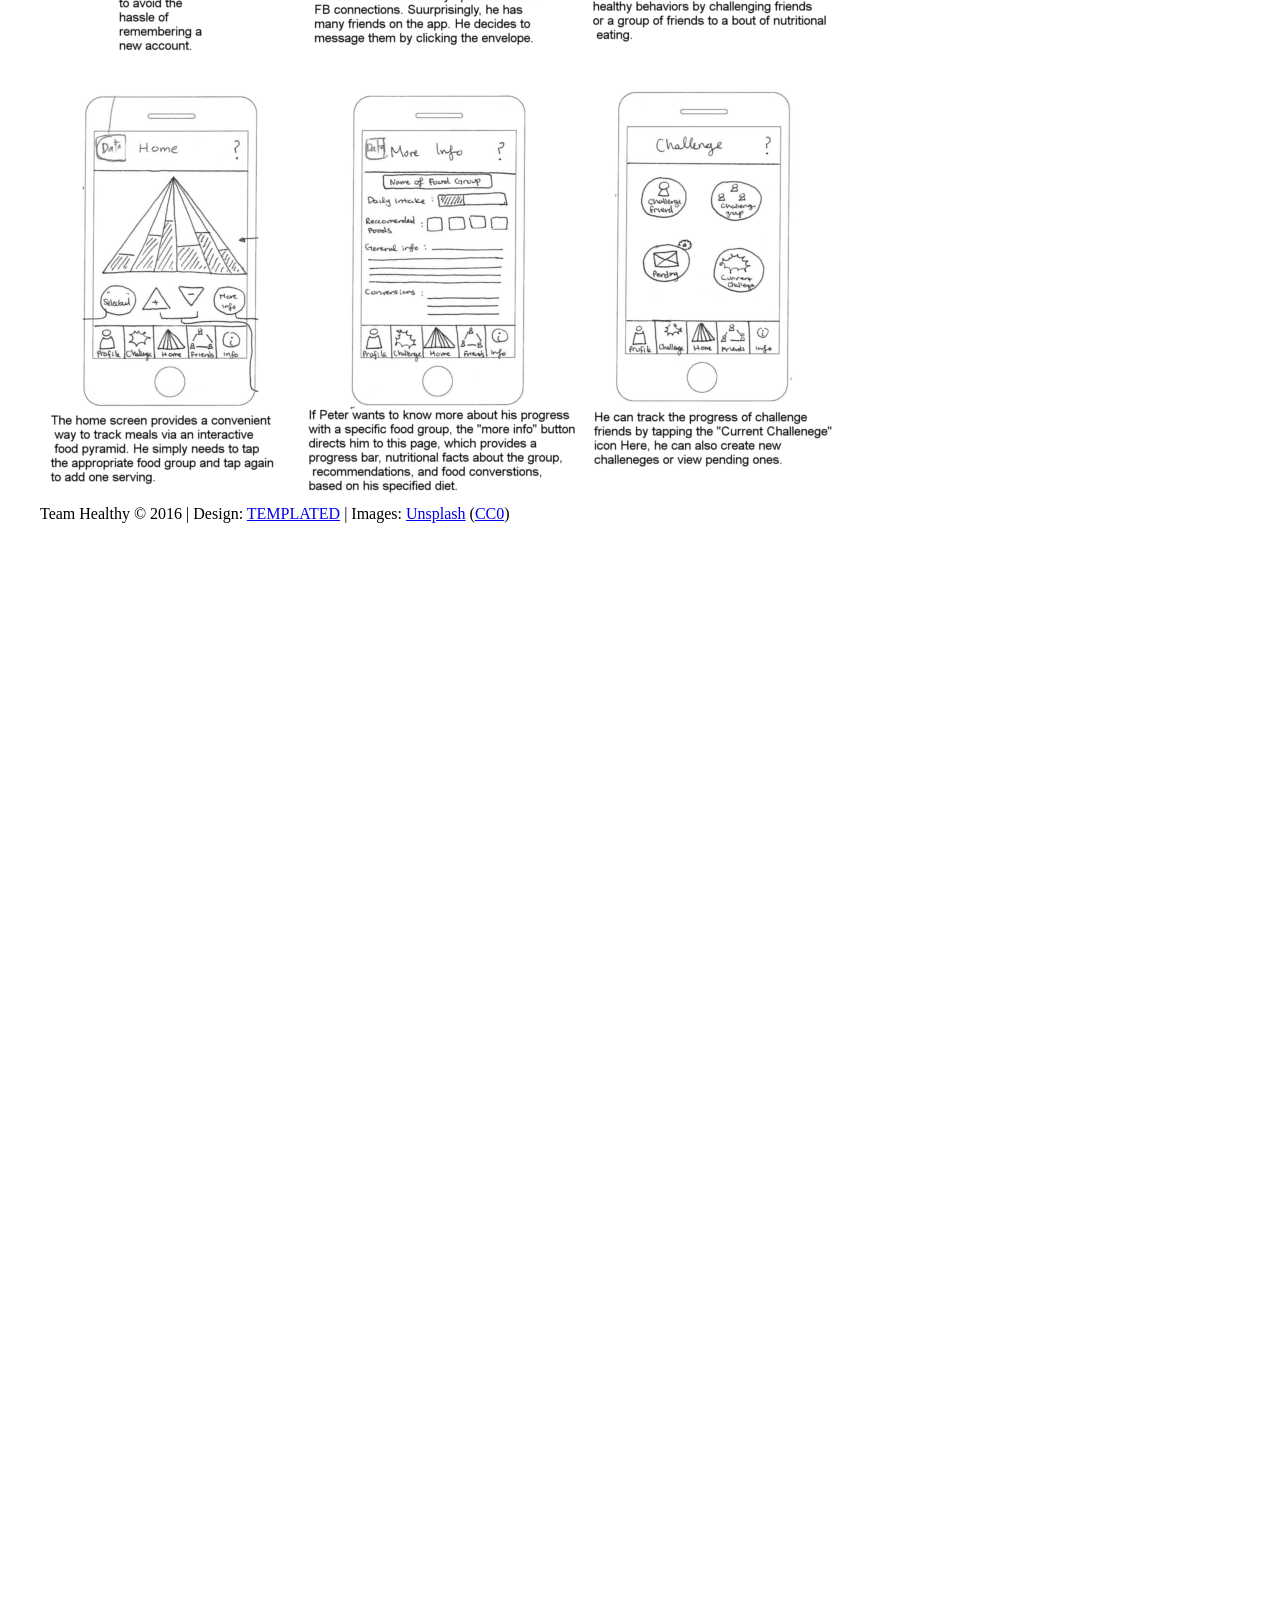
<file: Plates Doc/p2.html>
<!DOCTYPE HTML>
<!--
	Imagination by TEMPLATED
    templated.co @templatedco
    Released for free under the Creative Commons Attribution 3.0 license (templated.co/license)
-->
<html>
	<head>
		<title>p2</title>
		<meta http-equiv="content-type" content="text/html; charset=utf-8" />
		<meta name="description" content="" />
		<meta name="keywords" content="" />
		<link href='http://fonts.googleapis.com/css?family=Raleway:400,100,200,300,500,600,700,800,900' rel='stylesheet' type='text/css'>
		<!--[if lte IE 8]><script src="js/html5shiv.js"></script><![endif]-->
		<script src="http://ajax.googleapis.com/ajax/libs/jquery/1.11.0/jquery.min.js"></script>
		<script src="js/skel.min.js"></script>
		<script src="js/skel-panels.min.js"></script>
		<script src="js/init.js"></script>
		<noscript>
			<link rel="stylesheet" href="css/skel-noscript.css" />
			<link rel="stylesheet" href="css/style.css" />
			<link rel="stylesheet" href="css/style-desktop.css" />
		</noscript>
	</head>
	<body>

	<div id="header-wrapper">

		<!-- Header -->
			<div id="header">
				<div class="container">
						
					<!-- Logo -->
						<div id="logo">
							<h1><a href="#">P2</a></h1>
							<span class="byline">Jennifer Cho | Soo Bin Yang | Jeanette Yue</span>
						</div>
					
					<!-- Nav -->
						<nav id="nav">
							<ul>
								<li><a href="index.html">P0</a></li>
						        <li><a href="p1.html">P1</a></li>
						        <li class="active"><a href="p2.html">P2</a></li>
						        <li><a href="p3.html">P3</a></li>
						        <li><a href="p4.html">P4</a></li>
						        <li><a href="p5.html">P5</a></li>  

							</ul>
						</nav>
				</div>
			</div>
		<!-- Header -->

		<!-- Banner -->
			<div id="banner">
				<div class="container">
				</div>
			</div>
		<!-- /Banner -->

	</div>

	<!-- Main -->
		<div id="main">
			<div class="container">
				<div class="row">
		
					<div class="9u skel-cell-important">
						<section>
							<header>
								<h1>P2: Storyboards and Design Sketches</h1>
							</header>


							<div id="Scenarios">
								<h1>Scenarios</h1>

								<h2> Scenario 1 - Choosing a dining hall</h2>
								<p>Sarah is a junior economics and psychology double major who is working hard to complete a busy week of classes and midterms before spring break. Today, she took an ECON 201 exam in the morning and had a paper due at 5pm that she needed to finish writing. She woke up too late to eat breakfast this morning, and only grabbed a peanut butter and jelly sandwich for lunch to work on her essay. By 5pm after turning in her assignment in Pendleton, she needed to refuel after an exhausting day. As a vegetarian, she wants a hearty and filling meal. Except for Pom, the rest of the dining halls do not consistent offer great vegan and vegetarian choices, so she opens up Battle of the Plates and checks the dining hall menus to see which location has the tastiest options for her. She filters the menu only to show the vegetarian options. She sees that Stone D has the most options for her, which includes nachos, her favorite dining hall food item. With an empty stomach, she walks over to Stone D to enjoy a hearty meal.</p>

								<h2> Scenario 2 - Changing diets, challenging friends, learning about nutrition, monitoring nutrients</h2>
								<p>Wendy is a sophomore biochemistry major who eats whatever she wants in the dining hall.  Because she has a fast metabolism, she has never thought about the consequences of eating an unbalanced diet. She loves to load her plate up with her favorite foods such as pasta and steak, does not eat vegetables at all, and gets ice cream and cake every lunch and dinner. After hearing her friends talk about how metabolism slows down at age 25, she feels inspired to lead a healthier life and become conscious about what she consumes. She even considers becoming a vegetarian to ensure that her meals are filled with enough nutrients. She wants to attain a healthy lifestyle and feel good about herself, but lacks information about general nutritional facts and has no idea where to start. She pulls up “Battle of the Plates Eand goes to the Info section that contains facts about eating a balanced diet, switching to a vegetarian diet, and even different meal substitutes for food items she eats on a daily basis. With that new information, she decides to try closely monitoring the foods she eats by logging her food servings in the app and visually see which food groups she needs to eat more of. She stumbles upon the Challenge feature and sees that one of her close friends Rebecca is also on the app. She thinks she will do a better job transitioning into a vegetarian diet if she does it with a friend, so she challenges Rebecca to eat healthfully for a week straight. 
								</p>

								<h2> Scenario 3 - Monitoring nutrient</h2>
								<p>Peter, a newly vegetarian college student, is living in an off campus apartment. He has been trying to keep track of his meals with the use of “MyFitnessPal, Ea calorie counter used for weight loss. He has not been regularly submitting and updating his daily progress since the app’s features are tedious and do not motivate him to continue. The app’s focus on weight loss is a turn off since Peter is more concerned about the lack of protein and calcium in his diet. Instead, using the app becomes a lonely experience, since he finds it difficult to continue his new diet without some friendly support. Peter begins to eat unhealthy foods like ice cream and chocolate. Then one day, as he is scrolling through the App Store, he sees “Battle of the Plates, Ean alternative app that allows people to challenge others in a bout of nutritional eating. He downloads the app and signs in with Facebook. Peter is pleasantly surprised to discover that some of his friends and classmates already use it. He uses the app’s messenger feature and decides to challenge a friend. The winner will be the person who is able to maintain balanced, nutritious meals hitting the most food groups the longest. With renewed vigor, Peter sets out to defeat his friend and begins recording his meals. During one dinner, he checks his daily progress and realizes he is missing protein and grabs some chickpeas. After dinner, he records the meal and checks his friend’s progress. Maintaining a new diet has become less daunting and lonesome.

								</p>

								<h2> Scenario 4 - Focused on group monitoring</h2>
								<p>Erika and her friends Susan and Heidi want to be more healthy, but being body-positive Wellesley students, they don’t want to do it by focusing on their weight or on calories. Instead, they want to focus on getting the right amount of nutrients and servings from each food groups. Because they’re all busy college students, they don’t think they can be motivated enough to do it alone, so they want to make it a competition amongst themselves in order to keep each other accountable and motivate each other. They initially keep track of their meals on their own and then update the information on a shared Google Sheets document. Because of how tedious the process is, they start looking for alternatives and happen upon Battle of the Plates. Although the information and personal recording attributes are useful, they mostly like the idea of being able to track their nutritions and immediately share it with their group. Of the two main features, meeting a goal set by the group with 5 hearts, or chances, to miss the goal and seeing who best hits the daily intake, they decide to choose the first option with a group goal of meeting 90% of the daily nutrition and food group intake goals. They also set it so that this challenge ends when all but one challenger hits 0 hearts. Erika ends up winning with 3 hearts remaining. They decide to start a new challenge, and they keep going with the challenges, with a new wager with each new challenge.
								</p>
							</div>

							<div id="PreliminaryDesigns">
								<h1>Preliminary Design</h1>

								<h2> Design 1: Simple & Sweet </h2>
								<p> The simple design has a minimalistic design and includes only a few features compared to the feature rich design to simplify its interface.</p>

								<!-- Code + idea regarding image from HappyBlue -->
								<p>Click to Enlarge:</p>

								<a href="images/simple1.jpg" target="_blank"><img src="images/simple1-thumbnail.jpg"></a>
								<a href="images/simple2.jpg" target="_blank"><img src="images/simple2-thumbnail.jpg"></a>
								<a href="images/simple3.jpg" target="_blank"><img src="images/simple3-thumbnail.jpg"></a>

								<h2> Design 2: Feature Rich </h2>

								<p> The feature rich includes more in-depth features compared to the simple design, and contains more screens and content to reflect this. For example, users can sign up and log in with more social media accounts, such as Facebook, Twitter, and Google. The profiles contain more information about the user, such as their heart count, and users can directly challenge or message them. This design offers more customizable challenges, offers more indepth information about the user's intake, includes a message feature, and allows the user to set personal goals for themself. This design not only focuses on group growth, but also personal growth.</p>
								<p>Click to Enlarge:</p>


								<a href="images/feature1.jpg" target="_blank"><img src="images/feature1-thumbnail.jpg"></a>
								<a href="images/feature2.jpg" target="_blank"><img src="images/feature2-thumbnail.jpg"></a>
								<a href="images/feature3.jpg" target="_blank"><img src="images/feature3-thumbnail.jpg"></a>
								<a href="images/feature4.jpg" target="_blank"><img src="images/feature4-thumbnail.jpg"></a>
								<a href="images/feature5.jpg" target="_blank"><img src="images/feature5-thumbnail.jpg"></a>


							</div>

							<div id="Storyboards">
								<h1>Storyboards</h1>
								<h2>Simple and Sweet Design</h2>
								<img src="storyboards/simplestoryboard-1.png">
								<img src="storyboards/simplestoryboard-2.png">

									<h3>App Focused Storyboard</h3>
								<a href="storyboards/app-simple-1.png"><img src="storyboards/app-simple-1-s.png"></a>
								<a href="storyboards/app-simple-2.png"><img src="storyboards/app-simple-2-s.png"></a>

								<h2>Feature Rich Design</h2>
								<img src="storyboards/featurestoryboard-1.png">
								<img src="storyboards/featurestoryboard-2.png">

									<h3>App Focused Storyboard</h3>
								<a href="storyboards/app-feature-1.png"><img src="storyboards/app-feature-1-s.png"></a>
								<a href="storyboards/app-feature-2.png"><img src="storyboards/app-feature-2-s.png"></a>

							</div>

						</section>
					</div>
					
					<div class="3u">
						<section class="sidebar">
							<header>
								<h2>Contents</h2>
							</header>
							<ul class="default">
								<li><a href="p2.html#Scenarios">Scenarios</a></li>
								<li><a href="p2.html#PreliminaryDesigns">Preliminary Designs</a></li>
								<li><a href="p2.html#Storyboards">Storyboards</a></li>

							</ul>
						</section>
					</div>
				
				</div>
			</div>
		</div>
	<!-- Main -->

	<!-- Copyright -->
		<div id="copyright">
			<div class="container">
				Team Healthy &copy; 2016 | 
				Design: <a href="http://templated.co">TEMPLATED</a> | Images: <a href="http://unsplash.com">Unsplash</a> (<a href="http://unsplash.com/cc0">CC0</a>)
			</div>
		</div>


	</body>
</html>
</file>
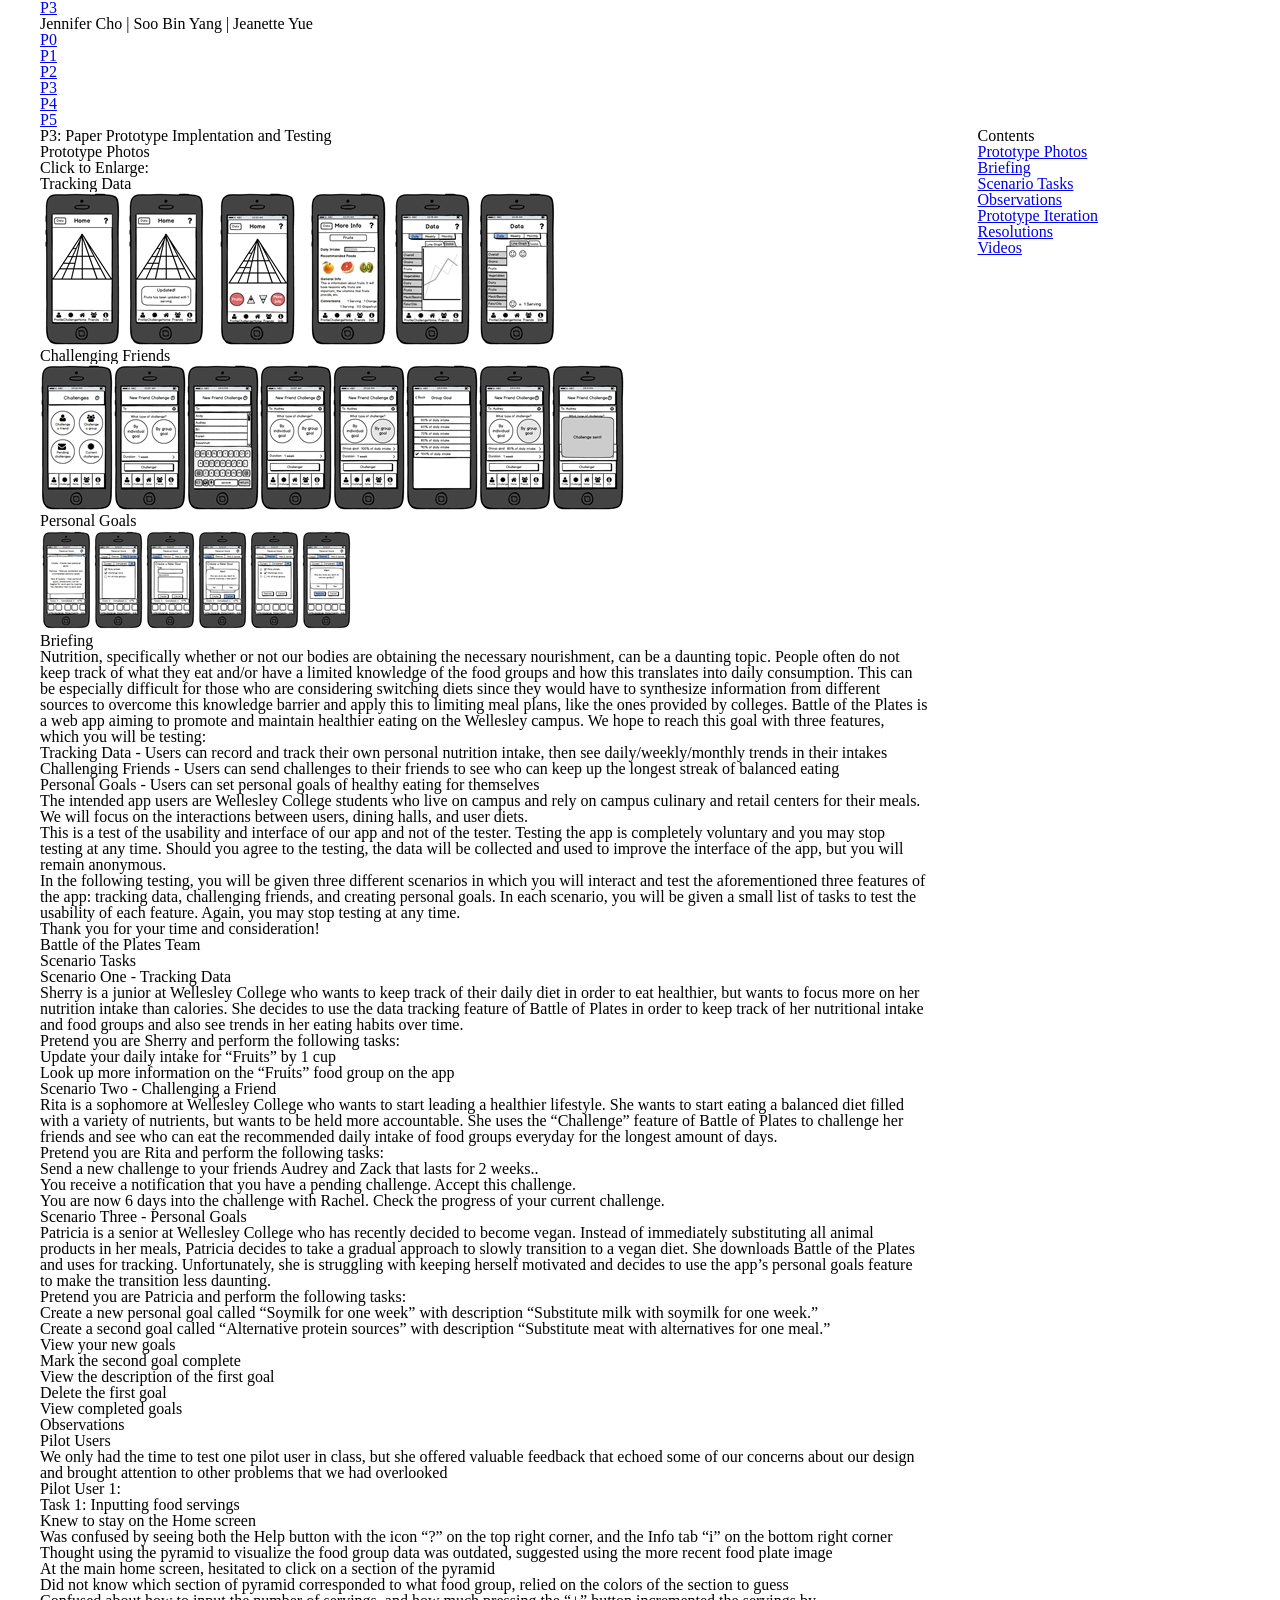
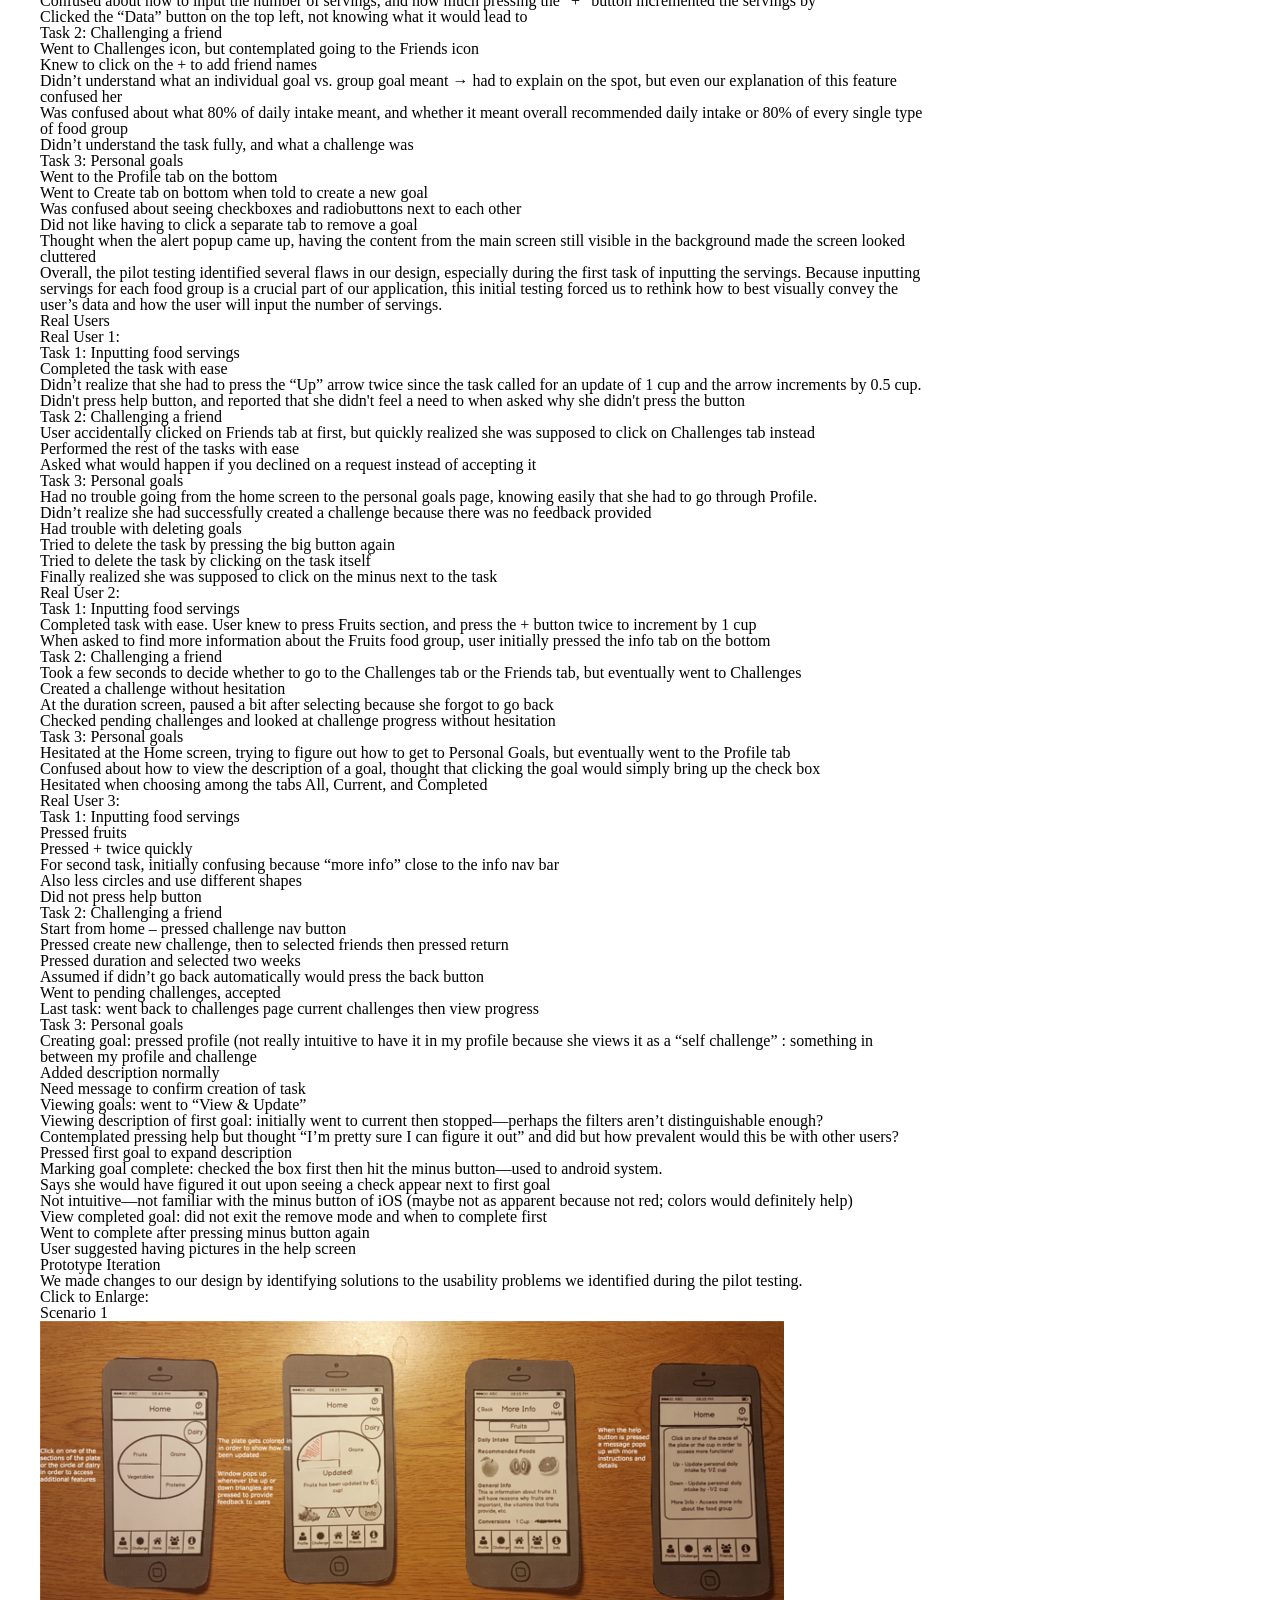
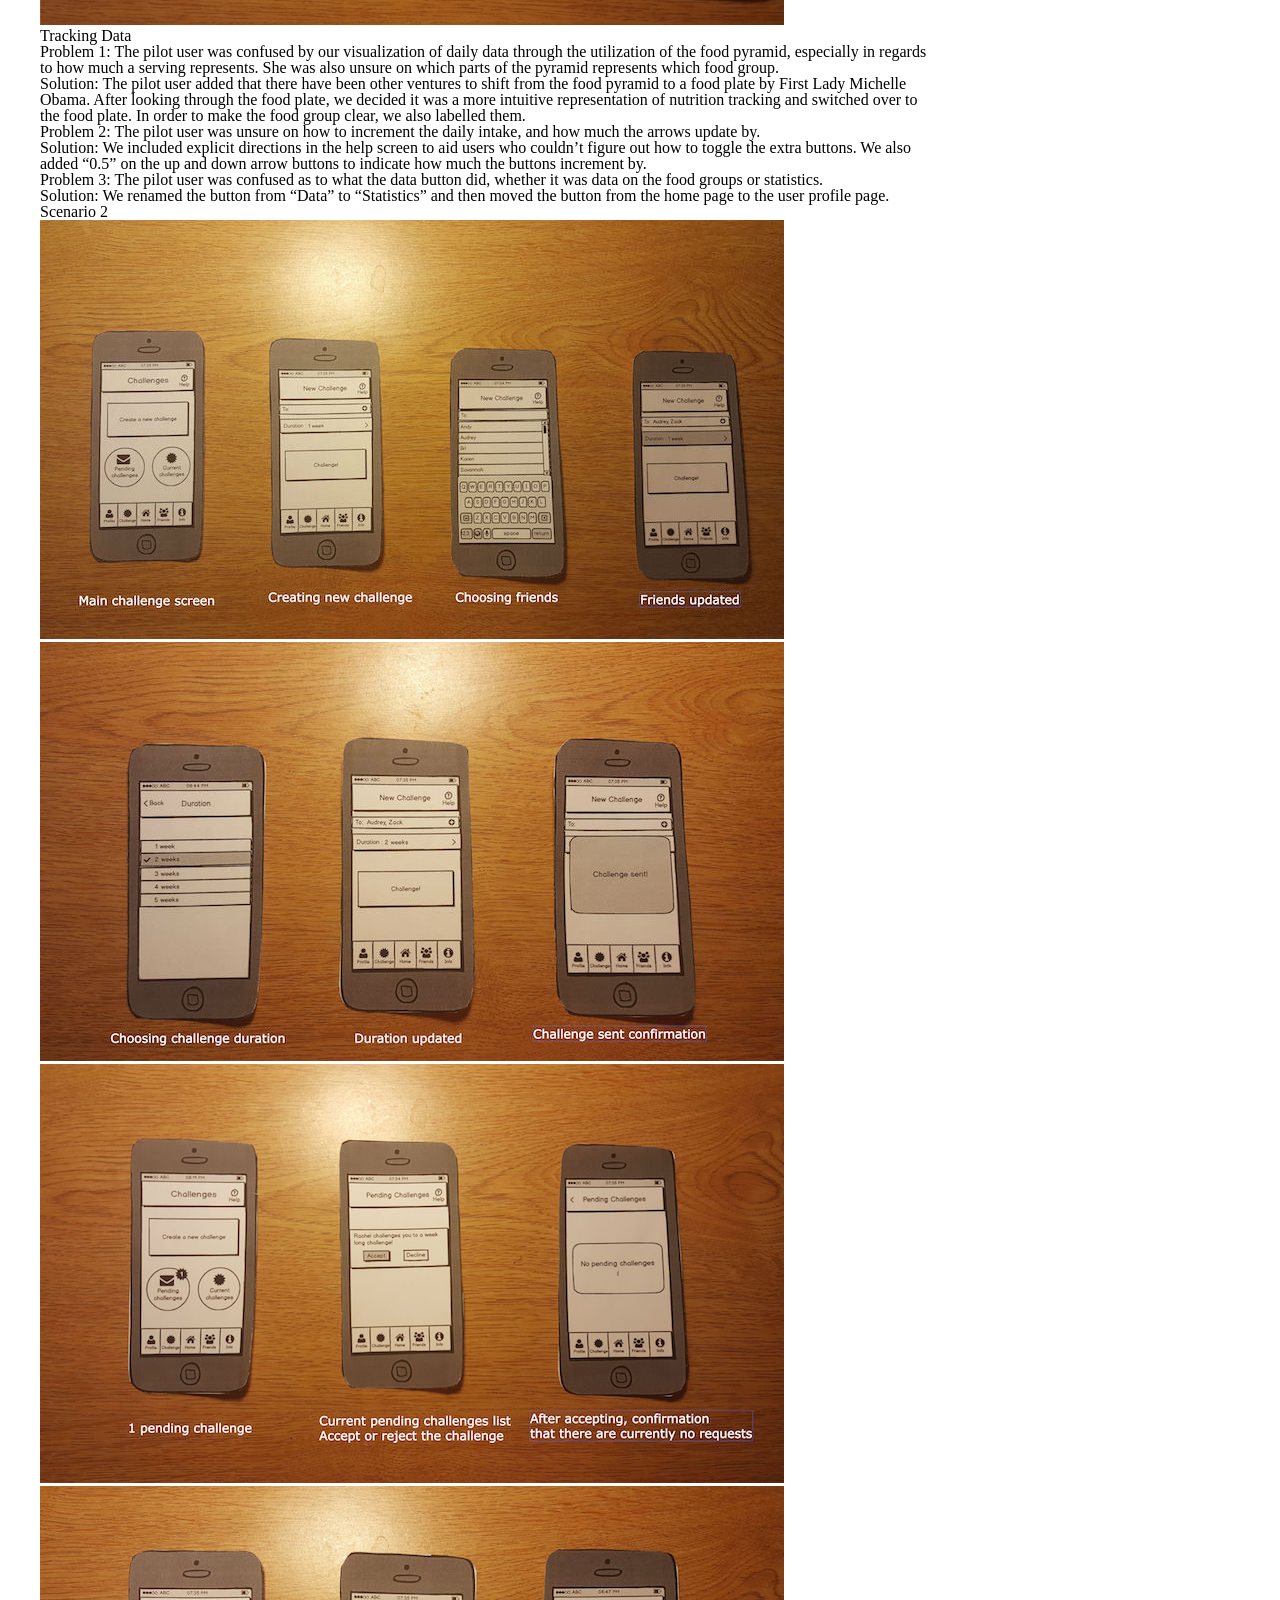
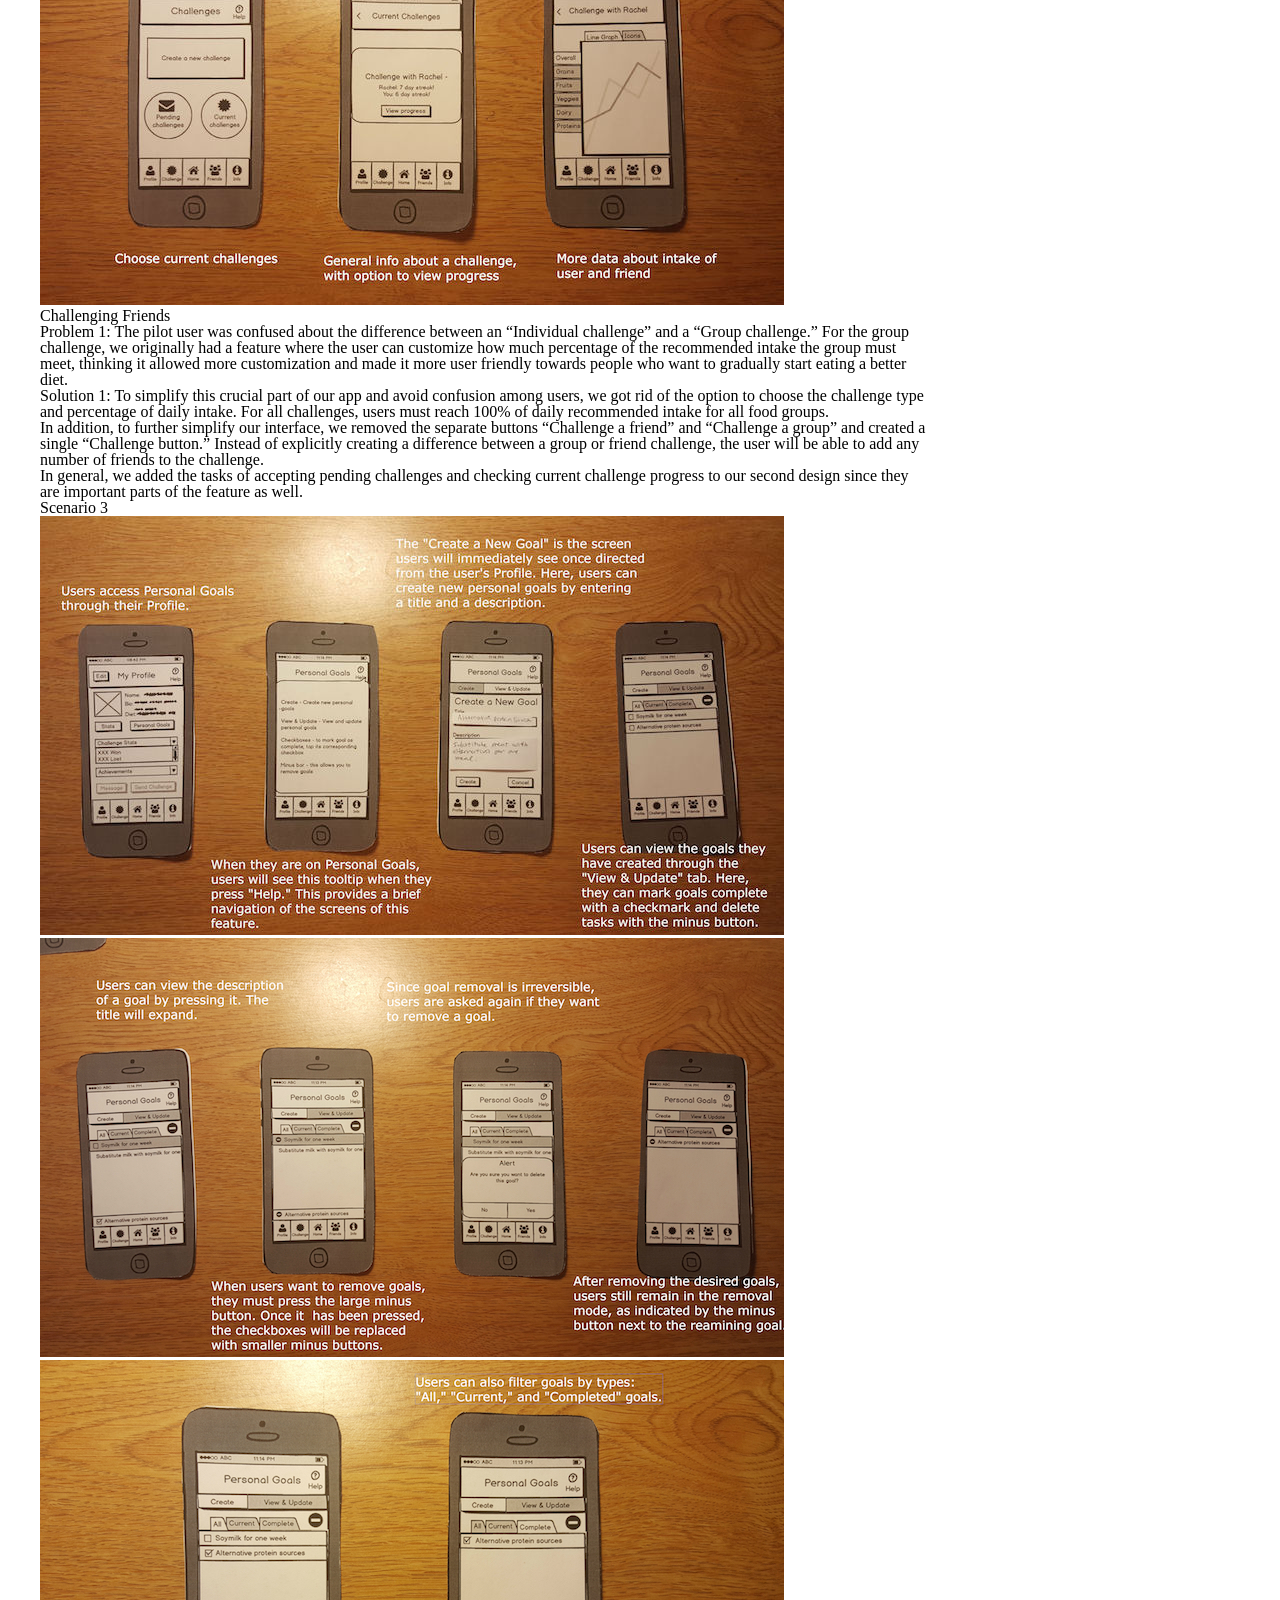
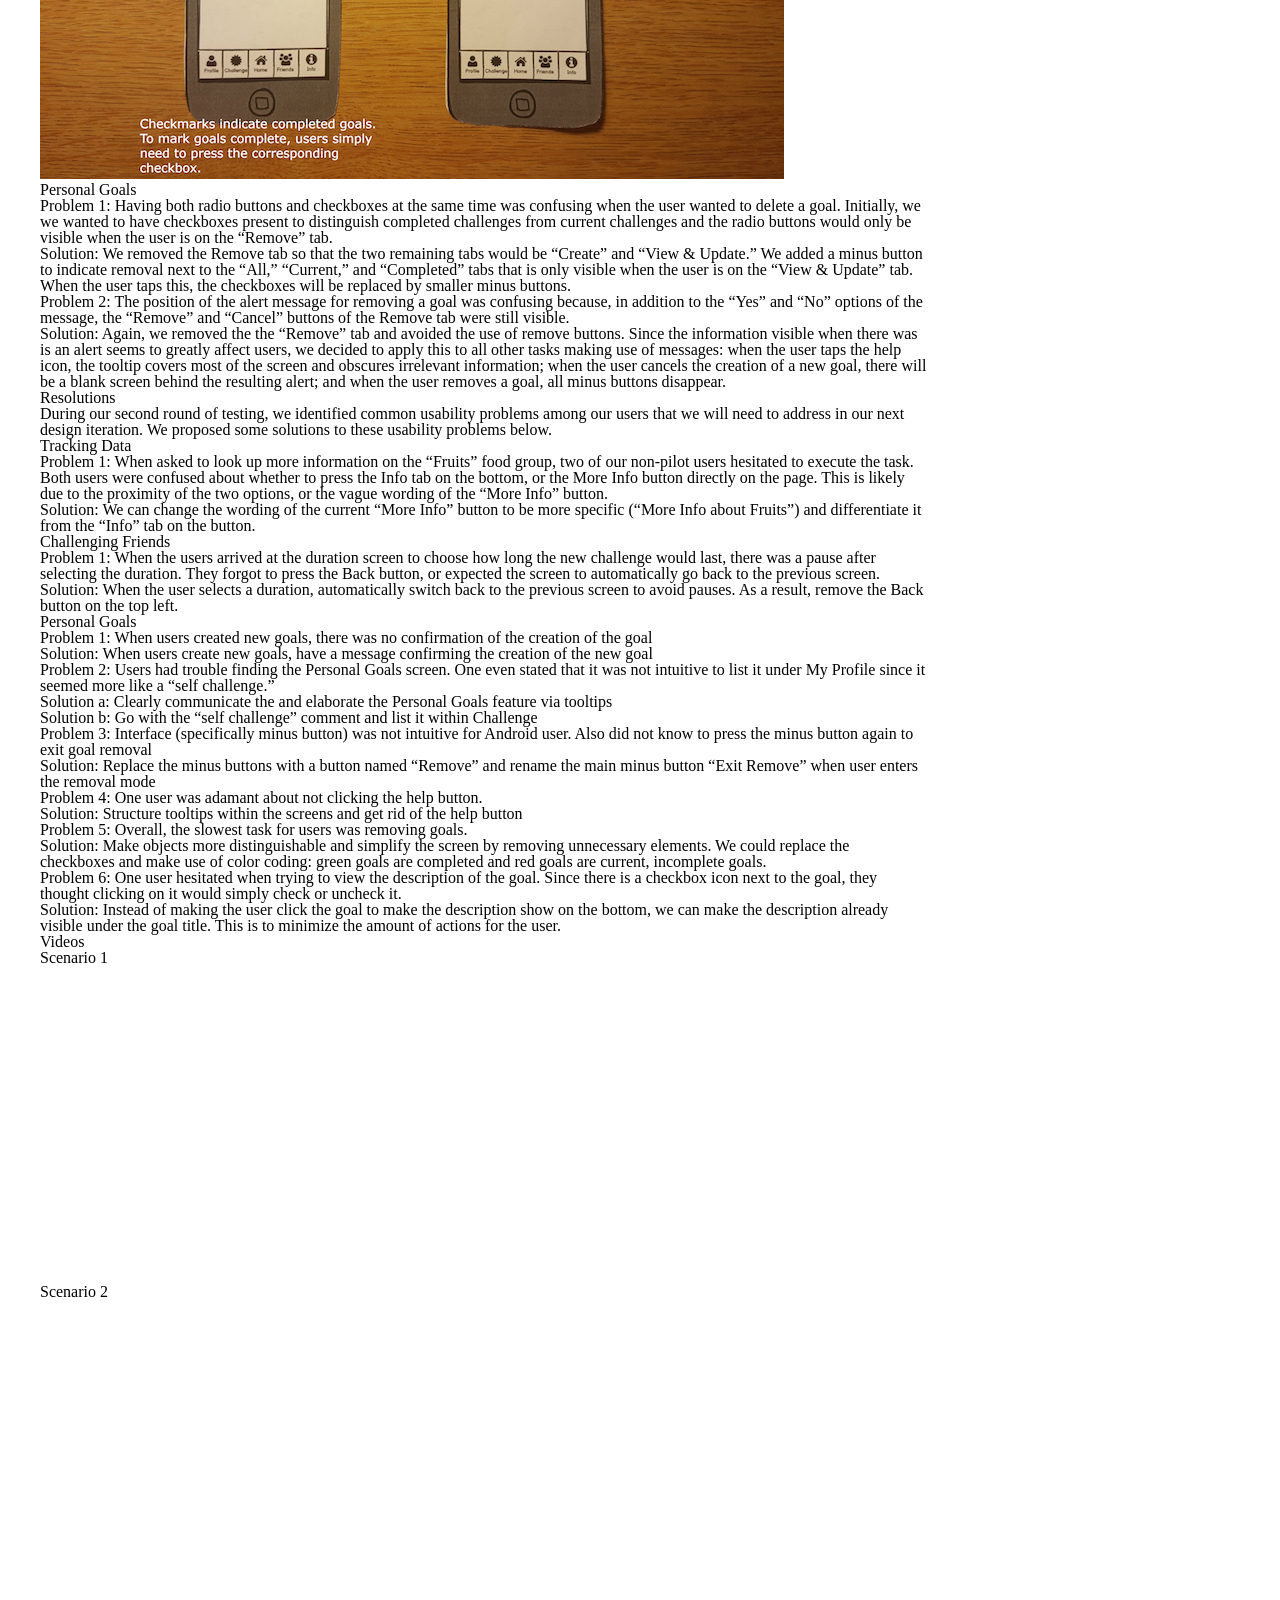
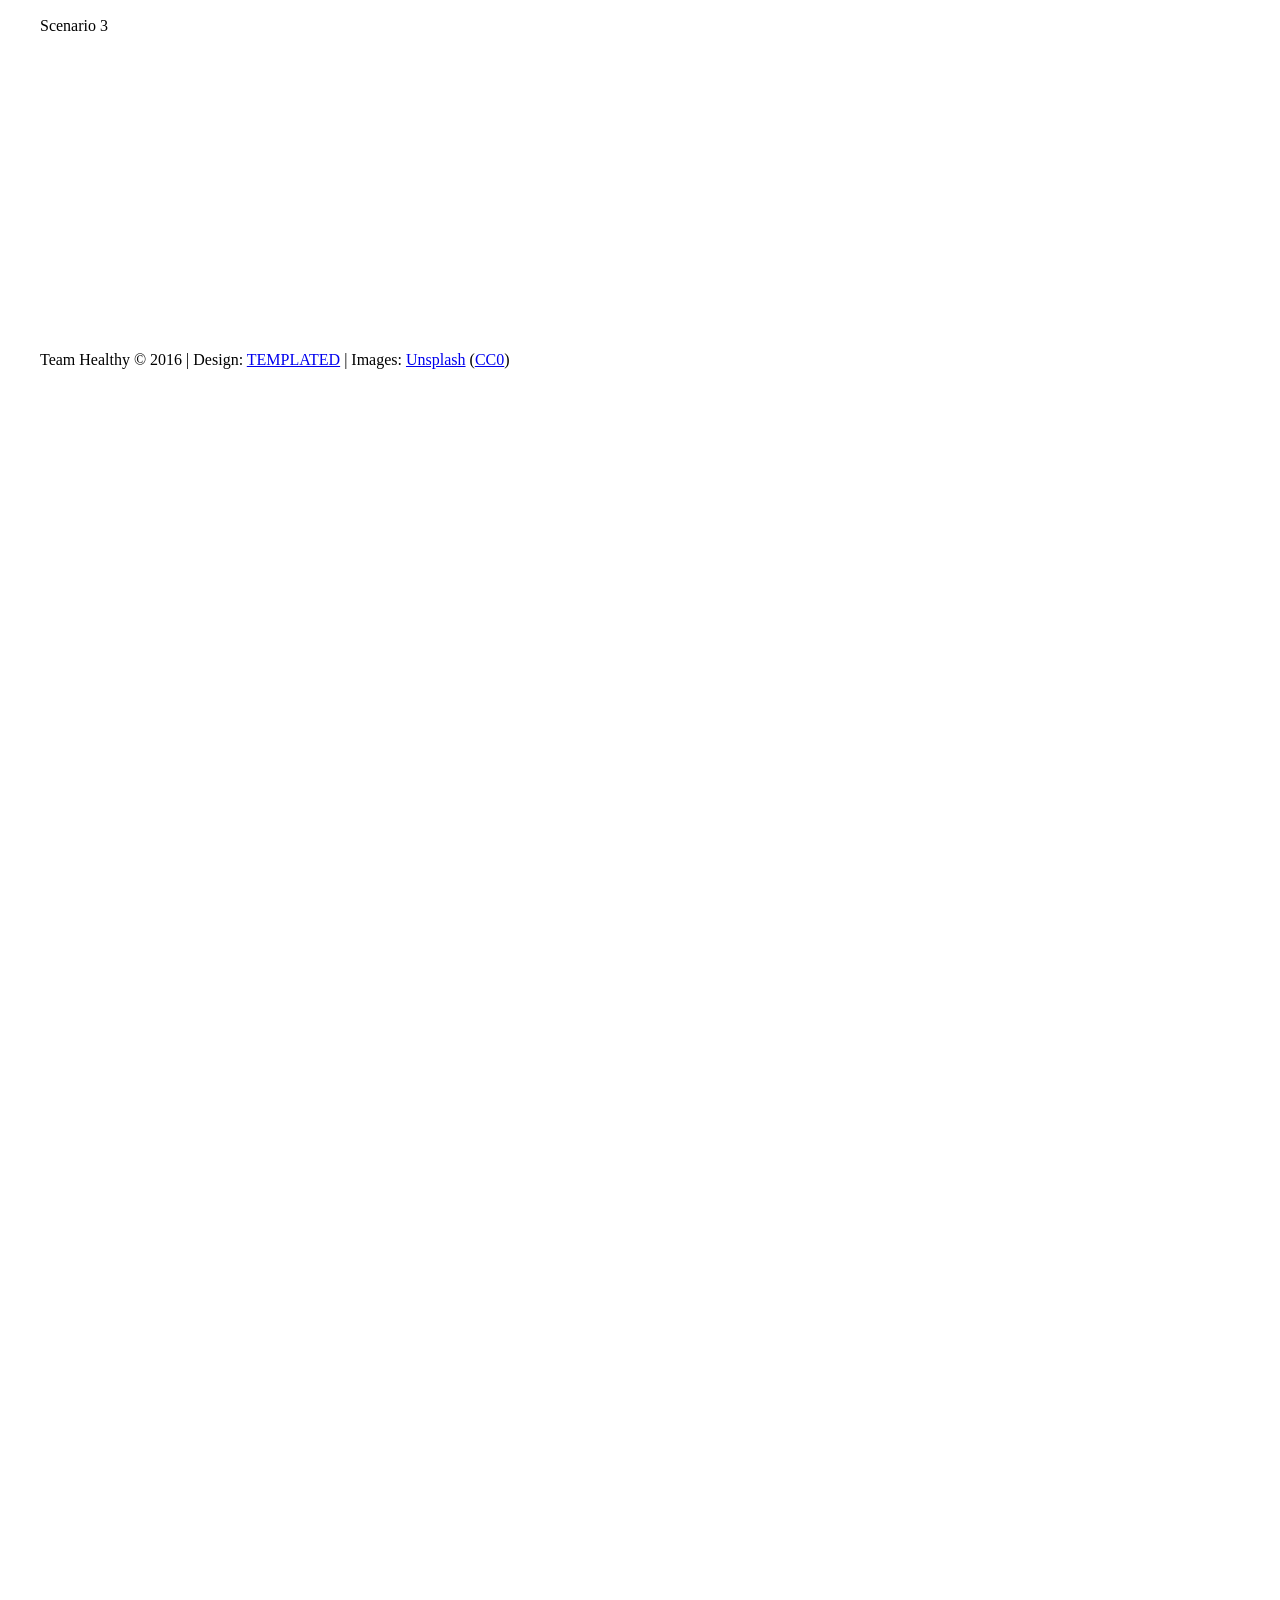
<file: Plates Doc/p3.html>
<!DOCTYPE HTML>
<!--
	Imagination by TEMPLATED
    templated.co @templatedco
    Released for free under the Creative Commons Attribution 3.0 license (templated.co/license)
-->
<html>
	<head>
		<title>p3</title>
		<meta http-equiv="content-type" content="text/html; charset=utf-8" />
		<meta name="description" content="" />
		<meta name="keywords" content="" />
		<link href='http://fonts.googleapis.com/css?family=Raleway:400,100,200,300,500,600,700,800,900' rel='stylesheet' type='text/css'>
		<!--[if lte IE 8]><script src="js/html5shiv.js"></script><![endif]-->
		<script src="http://ajax.googleapis.com/ajax/libs/jquery/1.11.0/jquery.min.js"></script>
		<script src="js/skel.min.js"></script>
		<script src="js/skel-panels.min.js"></script>
		<script src="js/init.js"></script>
		<noscript>
			<link rel="stylesheet" href="css/skel-noscript.css" />
			<link rel="stylesheet" href="css/style.css" />
			<link rel="stylesheet" href="css/style-desktop.css" />
		</noscript>
	</head>
	<body>

	<div id="header-wrapper">

		<!-- Header -->
			<div id="header">
				<div class="container">
						
					<!-- Logo -->
						<div id="logo">
							<h1><a href="#">P3</a></h1>
							<span class="byline">Jennifer Cho | Soo Bin Yang | Jeanette Yue</span>
						</div>
					
					<!-- Nav -->
						<nav id="nav">
							<ul>
								<li><a href="index.html">P0</a></li>
						        <li><a href="p1.html">P1</a></li>
						        <li><a href="p2.html">P2</a></li>
						        <li class="active"><a href="p3.html">P3</a></li>
						        <li><a href="p4.html">P4</a></li>
						        <li><a href="p5.html">P5</a></li>  

							</ul>
						</nav>
				</div>
			</div>
		<!-- Header -->

		<!-- Banner -->
			<div id="banner">
				<div class="container">
				</div>
			</div>
		<!-- /Banner -->

	</div>

	<!-- Main -->
		<div id="main">
			<div class="container">
				<div class="row">
		
					<div class="9u skel-cell-important">
						<section>
							<header>
								<h1>P3: Paper Prototype Implentation and Testing</h1>
							</header>


							<div id="PrototypePhotos">
								<h1>Prototype Photos</h1>

								<p>Click to Enlarge:</p>
								<h2>Tracking Data</h2>
								<a href="iteration/trackingData.jpg" target="_blank"><img src="iteration/trackingData-small.jpg"></a>
								<h2>Challenging Friends</h2>
								<a href="iteration/challenge.jpg" target="_blank"><img src="iteration/challenge-small.jpg"></a>
								<h2>Personal Goals</h2>
								<a href="iteration/goals.jpg" target="_blank"><img src="iteration/goals-small.jpg"></a>


							</div>

							<div id="Briefing">
								<h1>Briefing</h1>
								<div id="letter">
								<p>Nutrition, specifically whether or not our bodies are obtaining the necessary nourishment, can be a daunting topic. People often do not keep track of what they eat and/or have a limited knowledge of the food groups and how this translates into daily consumption. This can be especially difficult for those who are considering switching diets since they would have to synthesize information from different sources to overcome this knowledge barrier and apply this to limiting meal plans, like the ones provided by colleges. Battle of the Plates is a web app aiming to promote and maintain healthier eating on the Wellesley campus. We hope to reach this goal with three features, which you will be testing: </p>

								<ul>
									<li>Tracking Data - Users can record and track their own personal nutrition intake, then see daily/weekly/monthly trends in their intakes</li>

									<li>Challenging Friends - Users can send challenges to their friends to see who can keep up the longest streak of balanced eating </li>

									<li>Personal Goals - Users can set personal goals of healthy eating for themselves </li>

								</ul>

								<p>The intended app users are Wellesley College students who live on campus and rely on campus culinary and retail centers for their meals. We will focus on the interactions between users, dining halls, and user diets.</p>

								<p>This is a test of the usability and interface of our app and not of the tester. Testing the app is completely voluntary and you may stop testing at any time. Should you agree to the testing, the data will be collected and used to improve the interface of the app, but you will remain anonymous.</p>

								<p>In the following testing, you will be given three different scenarios in which you will interact and test the aforementioned three features of the app: tracking data, challenging friends, and creating personal goals. In each scenario, you will be given a small list of tasks to test the usability of each feature. Again, you may stop testing at any time.</p>

								<p>Thank you for your time and consideration!</p>
								<p>Battle of the Plates Team</p>

								</div>


							</div>

							<div id="ScenarioTasks">
								<h1>Scenario Tasks</h1>

								<h2>Scenario One - Tracking Data</h2>
								<p>Sherry is a junior at Wellesley College who wants to keep track of their daily diet in order to eat healthier, but wants to focus more on her nutrition intake than calories. She decides to use the data tracking feature of Battle of Plates in order to keep track of her nutritional intake and food groups and also see trends in her eating habits over time.</p>
								<p>Pretend you are Sherry and perform the following tasks: </p>
								<ul>
								<li>Update your daily intake for “Fruits” by 1 cup</li>
								<li>Look up more information on the “Fruits” food group on the app</li>
								</ul>

								<h2>Scenario Two - Challenging a Friend</h2>
								<p>Rita is a sophomore at Wellesley College who wants to start leading a healthier lifestyle. She wants to start eating a balanced diet filled with a variety of nutrients, but wants to be held more accountable. She uses the “Challenge” feature of Battle of Plates to challenge her friends and see who can eat the recommended daily intake of food groups everyday for the longest amount of days. </p>
								<p>Pretend you are Rita and perform the following tasks:</p>
								<ul>
								<li>Send a new challenge to your friends Audrey and Zack that lasts for 2 weeks..</li>
								<li>You receive a notification that you have a pending challenge. Accept this challenge.</li>
								<li>You are now 6 days into the challenge with Rachel. Check the progress of your current challenge.</li>
								</ul>

								<h2>Scenario Three - Personal Goals</h2>
								<p>Patricia is a senior at Wellesley College who has recently decided to become vegan. Instead of immediately substituting all animal products in her meals, Patricia decides to take a gradual approach to slowly transition to a vegan diet. She downloads Battle of the Plates and uses for tracking. Unfortunately, she is struggling with keeping herself motivated and decides to use the app’s personal goals feature to make the transition less daunting.</p> <p>Pretend you are Patricia and perform the following tasks:</p>
								<ul>
								<li>Create a new personal goal called “Soymilk for one week” with description “Substitute milk with soymilk for one week.”
								<li>Create a second goal called “Alternative protein sources” with description “Substitute meat with alternatives for one meal.”
								<li>View your new goals
								<li>Mark the second goal complete
								<li>View the description of the first goal
								<li>Delete the first goal
								<li>View completed goals
								</ul>

							</div>


							<div id="Observations">
								<h1>Observations</h1>
								<h2>Pilot Users</h2>
								<p>We only had the time to test one pilot user in class, but she offered valuable feedback that echoed some of our concerns about our design and brought attention to other problems that we had overlooked </p>
								<p>Pilot User 1:</p>
								<h3>Task 1: Inputting food servings</h3>
								<ul>
									<li>Knew to stay on the Home screen</li>
									<li>Was confused by seeing both the Help button with the icon “?” on the top right corner, and the Info tab “i” on the bottom right corner</li>
									<li>Thought using the pyramid to visualize the food group data was outdated, suggested using the more recent food plate image</li>
									<li>At the main home screen, hesitated to click on a section of the pyramid</li>
									<li>Did not know which section of pyramid corresponded to what food group, relied on the colors of the section to guess</li>
									<li>Confused about how to input the number of servings, and how much pressing the “+” button incremented the servings by</li>
									<li>Clicked the “Data” button on the top left, not knowing what it would lead to</li>

								</ul>

								<h3>Task 2: Challenging a friend</h3>
								<ul>
									<li>Went to Challenges icon, but contemplated going to the Friends icon</li>
									<li>Knew to click on the + to add friend names</li>
									<li>Didn’t understand what an individual goal vs. group goal meant → had to explain on the spot, but even our explanation of this feature confused her</li>
									<li>Was confused about what 80% of daily intake meant, and whether it meant overall recommended daily intake or 80% of every single type of food group</li>
									<li>Didn’t understand the task fully, and what a challenge was</li>

								</ul>

								<h3>Task 3: Personal goals</h3>
								<ul>
									<li>Went to the Profile tab on the bottom</li>
									<li>Went to Create tab on bottom when told to create a new goal</li>
									<li>Was confused about seeing checkboxes and radiobuttons next to each other</li>
									<li>Did not like having to click a separate tab to remove a goal</li>
									<li>Thought when the alert popup came up, having the content from the main screen still visible in the background made the screen looked cluttered</li>

								</ul>

								<p>Overall, the pilot testing identified several flaws in our design, especially during the first task of inputting the servings. Because inputting servings for each food group is a crucial part of our application, this initial testing forced us to rethink how to best visually convey the user’s data and how the user will input the number of servings.</p>


								<h2>Real Users</h2>	

								<p>Real User 1:</p>
								<h3>Task 1: Inputting food servings</h3>
								<ul>
									<li>Completed the task with ease</li>
									<li>Didn’t realize that she had to press the “Up” arrow twice since the task called for an update of 1 cup and the arrow increments by 0.5 cup.</li>
									<li>Didn't press help button, and reported that she didn't feel a need to when asked why she didn't press the button</li>

								</ul>

								<h3>Task 2: Challenging a friend</h3>
								<ul>
									<li>User accidentally clicked on Friends tab at first, but quickly realized she was supposed to click on Challenges tab instead</li>
									<li>Performed the rest of the tasks with ease</li>
									<li>Asked what would happen if you declined on a request instead of accepting it</li>

								</ul>

								<h3>Task 3: Personal goals</h3>
								<ul>
									<li>Had no trouble going from the home screen to the personal goals page, knowing easily that she had to go through Profile. </li>
									<li>Didn’t realize she had successfully created a challenge because there was no feedback provided</li>
									<li>Had trouble with deleting goals </li>
									<li>Tried to delete the task by pressing the big button again</li>
									<li>Tried to delete the task by clicking on the task itself </li>
									<li>Finally realized she was supposed to click on the minus next to the task</li>

								</ul>

								<p>Real User 2:</p>
								<h3>Task 1: Inputting food servings</h3>
								<ul>
									<li>Completed task with ease. User knew to press Fruits section, and press the + button twice to increment by 1 cup</li>
									<li>When asked to find more information about the Fruits food group, user initially pressed the info tab on the bottom</li>

								</ul>

								<h3>Task 2: Challenging a friend</h3>
								<ul>
									<li>Took a few seconds to decide whether to go to the Challenges tab or the Friends tab, but eventually went to Challenges</li>
									<li>Created a challenge without hesitation</li>
									<li>At the duration screen, paused a bit after selecting because she forgot to go back</li>
									<li>Checked pending challenges and looked at challenge progress without hesitation</li>

								</ul>

								<h3>Task 3: Personal goals</h3>
								<ul>
									<li>Hesitated at the Home screen, trying to figure out how to get to Personal Goals, but eventually went to the Profile tab</li>
									<li>Confused about how to view the description of a goal, thought that clicking the goal would simply bring up the check box</li>
									<li>Hesitated when choosing among the tabs All, Current, and Completed</li>

								</ul>

								<p>Real User 3:</p>
								<h3>Task 1: Inputting food servings</h3>
								<ul>
									<li>Pressed fruits</li>
									<li>Pressed + twice quickly</li>
									<li>For second task, initially confusing because “more info” close to the info nav bar</li>
									<li>Also less circles and use different shapes</li>
									<li>Did not press help button</li>

								</ul>

								<h3>Task 2: Challenging a friend</h3>
								<ul>
									<li>Start from home – pressed challenge nav button</li>
									<li>Pressed create new challenge, then to  selected friends then pressed return</li>
									<li>Pressed duration and selected two weeks</li>
									<li>Assumed if didn’t go back automatically would press the back button</li>
									<li>Went to pending challenges, accepted</li>
									<li>Last task: went back to challenges page current challenges then view progress</li>

								</ul>

								<h3>Task 3: Personal goals</h3>
								<ul>
									<li>Creating goal: pressed profile (not really intuitive to have it in my profile because she views it as a “self challenge” : something in between my profile and challenge</li>
									<div id="sublist">
										<li>Added description normally</li>
										<li>Need message to confirm creation of task</li>
									</div>
									<li>Viewing goals: went to “View & Update”</li>
									<li>Viewing description of first goal: initially went to current then stopped—perhaps the filters aren’t distinguishable enough?</li>
									<div id="sublist">
										<li>Contemplated pressing help but thought “I’m pretty sure I can figure it out” and did but how prevalent would this be with other users?</li>
										<li>Pressed first goal to expand description</li>
									</div>
									<li>Marking goal complete: checked the box first then hit the minus button—used to android system. </li>
									<div id="sublist">
										<li>Says she would have figured it out upon seeing a check appear next to first goal</li>
										<li>Not intuitive—not familiar with the minus button of iOS (maybe not as apparent because not red; colors would definitely help)</li>
									</div>
									<li>View completed goal: did not exit the remove mode and when to complete first</li>
									<div id="sublist">
										<li>Went to complete after pressing minus button again</li>
										<li>User suggested having pictures in the help screen</li>
									</div>

								</ul>

							</div>


							<div id="PrototypeIteration">
								<h1>Prototype Iteration</h1>

								<p>We made changes to our design by identifying solutions to the usability problems we identified during the pilot testing.</p>

								<p>Click to Enlarge:</p>

								<h2>Scenario 1</h2>
								<a href="images/p3/task1.png" target="_blank"><img src="images/p3/task1-small.png"></a>
								<h2>Tracking Data</h2>
								<ul>
									<li>Problem 1: The pilot user was confused by our visualization of daily data through the utilization of the food pyramid, especially in regards to how much a serving represents. She was also unsure on which parts of the pyramid represents which food group.</li>
									<div id="sublist">
										<li>Solution: The pilot user added that there have been other ventures to shift from the food pyramid to a food plate by First Lady Michelle Obama. After looking through the food plate, we decided it was a more intuitive representation of nutrition tracking and switched over to the food plate. In order to make the food group clear, we also labelled them.</li>
									</div>

									<li>Problem 2: The pilot user was unsure on how to increment the daily intake, and how much the arrows update by. </li>
									<div id="sublist">
										<li>Solution: We included explicit directions in the help screen to aid users who couldn’t figure out how to toggle the extra buttons. We also added “0.5” on the up and down arrow buttons to indicate how much the buttons increment by.</li>
									</div>
									<li>Problem 3: The pilot user was confused as to what the data button did, whether it was data on the food groups or statistics.</li>
									<div id="sublist">
										<li>Solution: We renamed the button from “Data” to “Statistics” and then moved the button from the home page to the user profile page.</li>
									</div>


								</ul>

								<h2>Scenario 2</h2>
								<a href="images/p3/challenges1.jpg" target="_blank"><img src="images/p3/challenges1-small.jpg"></a>
								<a href="images/p3/challenges2.jpg" target="_blank"><img src="images/p3/challenges2-small.jpg"></a>
								<a href="images/p3/challenges3.jpg" target="_blank"><img src="images/p3/challenges3-small.jpg"></a>
								<a href="images/p3/challenges4.jpg" target="_blank"><img src="images/p3/challenges4-small.jpg"></a>
								<h2>Challenging Friends</h2>
								<ul>
									<li>Problem 1: The pilot user was confused about the difference between an “Individual challenge” and a “Group challenge.” For the group challenge, we originally had a feature where the user can customize how much percentage of the recommended intake the group must meet, thinking it allowed more customization and made it more user friendly towards people who want to gradually start eating a better diet.</li>
									<div id="sublist">
										<li>Solution 1: To simplify this crucial part of our app and avoid confusion among users, we got rid of the option to choose the challenge type and percentage of daily intake. For all challenges, users must reach 100% of daily recommended intake for all food groups.</li>
										<li>In addition, to further simplify our interface, we removed the separate buttons “Challenge a friend” and “Challenge a group” and created a single “Challenge button.” Instead of explicitly creating a difference between a group or friend challenge, the user will be able to add any number of friends to the challenge.</li>
									</div>

									<li>In general, we added the tasks of accepting pending challenges and checking current challenge progress to our second design since they are important parts of the feature as well.</li>


								</ul>

								<h2>Scenario 3</h2>
								<a href="images/p3/personalgoals1.jpg" target="_blank"><img src="images/p3/personalgoals1-small.jpg"></a>
								<a href="images/p3/personalgoals2.jpg" target="_blank"><img src="images/p3/personalgoals2-small.jpg"></a>
								<a href="images/p3/personalgoals3.jpg" target="_blank"><img src="images/p3/personalgoals3-small.jpg"></a>
								
								<h2>Personal Goals</h2>
								<ul>
									<li>Problem 1: Having both radio buttons and checkboxes at the same time was confusing when the user wanted to delete a goal. Initially, we we wanted to have checkboxes present to distinguish completed challenges from current challenges and the radio buttons would only be visible when the user is on the “Remove” tab.</li>
									<div id="sublist">
										<li>Solution: We removed the Remove tab so that the two remaining tabs would be “Create” and “View & Update.” We added a minus button to indicate removal next to the “All,” “Current,” and “Completed” tabs that is only visible when the user is on the “View & Update” tab. When the user taps this, the checkboxes will be replaced by smaller minus buttons.</li>
									</div>

									<li>Problem 2: The position of the alert message for removing a goal was confusing because, in addition to the “Yes” and “No” options of the message, the “Remove” and “Cancel” buttons of the Remove tab were still visible. </li>
									<div id="sublist">
										<li>Solution: Again, we removed the the “Remove” tab and avoided the use of remove buttons. Since the information visible when there was is an alert seems to greatly affect users, we decided to apply this to all other tasks making use of messages: when the user taps the help icon, the tooltip covers most of the screen and obscures irrelevant information; when the user cancels the creation of a new goal, there will be a blank screen behind the resulting alert; and when the user removes a goal, all minus buttons disappear.</li>
									</div>

								</ul>

							</div>

							<div id="Resolutions">
								<h1>Resolutions</h1>
								<p>During our second round of testing, we identified common usability problems among our users that we will need to address in our next design iteration. We proposed some solutions to these usability problems below.</p>
								<h2>Tracking Data</h2>
								<ul>
									<li>Problem 1: When asked to look up more information on the “Fruits” food group, two of our non-pilot users hesitated to execute the task. Both users were confused about whether to press the Info tab on the bottom, or the More Info button directly on the page. This is likely due to the proximity of the two options, or the vague wording of the “More Info” button.</li>
									<div id="sublist">
										<li>Solution: We can change the wording of the current “More Info” button to be more specific (“More Info about Fruits”) and differentiate it from the “Info” tab on the button.</li>
									</div>
								</ul>



								<h2>Challenging Friends</h2>
								<ul>
									<li>Problem 1: When the users arrived at the duration screen to choose how long the new challenge would last, there was a pause after selecting the duration. They forgot to press the Back button, or expected the screen to automatically go back to the previous screen.</li>
									<div id="sublist">
										<li>Solution: When the user selects a duration, automatically switch back to the previous screen to avoid pauses. As a result, remove the Back button on the top left.</li>
									</div>
								</ul>


								<h2>Personal Goals</h2>
								<ul>
									<li>Problem 1: When users created new goals, there was no confirmation of the creation of the goal</li>
									<div id="sublist"><li>Solution: When users create new goals, have a message confirming the creation of the new goal</li></div>

									<li>Problem 2: Users had trouble finding the Personal Goals screen. One even stated that it was not intuitive to list it under My Profile since it seemed more like a “self challenge.”</li>

									<div id="sublist"><li>Solution a: Clearly communicate the and elaborate the Personal Goals feature via tooltips </li>
									<li>Solution b: Go with the “self challenge” comment and list it within Challenge </li></div>

									<li>Problem 3: Interface (specifically minus button) was not intuitive for Android user. Also did not know to press the minus button again to exit goal removal</li>
									<div id="sublist"><li>Solution: Replace the minus buttons with a button named “Remove” and rename the main minus button “Exit Remove” when user enters the removal mode</li></div>

									<li>Problem 4: One user was adamant about not clicking the help button.</li>
									<div id="sublist"><li>Solution: Structure tooltips within the screens and get rid of the help button </li></div>

									<li>Problem 5: Overall, the slowest task for users was removing goals.</li>
									<div id="sublist"><li>Solution: Make objects more distinguishable and simplify the screen by removing unnecessary elements. We could replace the checkboxes and make use of color coding: green goals are completed and red goals are current, incomplete goals.</li></div>

									<li>Problem 6: One user hesitated when trying to view the description of the goal. Since there is a checkbox icon next to the goal, they thought clicking on it would simply check or uncheck it.</li>
									<div id="sublist"><li>Solution: Instead of making the user click the goal to make the description show on the bottom, we can make the description already visible under the goal title. This is to minimize the amount of actions for the user.</li></div>

								</ul>

							</div>

							<div id="Videos">

								<h1>Videos</h1>

								<h2>Scenario 1</h2>
								 <iframe width="560" height="315" src="https://www.youtube.com/embed/vZbpaa__MaA" frameborder="0" allowfullscreen></iframe>
					    	    </video> 

								<h2>Scenario 2</h2>

					    	    <iframe width="560" height="315" src="https://www.youtube.com/embed/vjIQEqc4Fo0" frameborder="0" allowfullscreen></iframe>
					    	    </video> 

								<h2>Scenario 3</h2>

					    	    
					    	    <iframe width="560" height="315" src="https://www.youtube.com/embed/sYvELvijlLY" frameborder="0" allowfullscreen></iframe>
					    	    </video> 
							</div>


						</section>
					</div>
					
					<div class="3u">
						<section class="sidebar">
							<header>
								<h2>Contents</h2>
							</header>
							<ul id="side" class="default">
								<li><a href="p3.html#PrototypePhotos">Prototype Photos</a></li>
								<li><a href="p3.html#Briefing">Briefing</a></li>
								<li><a href="p3.html#ScenarioTasks">Scenario Tasks</a></li>
								<li><a href="p3.html#Observations">Observations</a></li>
								<li><a href="p3.html#PrototypeIteration">Prototype Iteration</a></li>
								<li><a href="p3.html#Resolutions">Resolutions</a></li>
								<li><a href="p3.html#Videos">Videos</a></li>


							</ul>
						</section>
					</div>
				
				</div>
			</div>
		</div>
	<!-- Main -->

	<!-- Copyright -->
		<div id="copyright">
			<div class="container">
				Team Healthy &copy; 2016 | 
				Design: <a href="http://templated.co">TEMPLATED</a> | Images: <a href="http://unsplash.com">Unsplash</a> (<a href="http://unsplash.com/cc0">CC0</a>)
			</div>
		</div>


	</body>
</html>
</file>
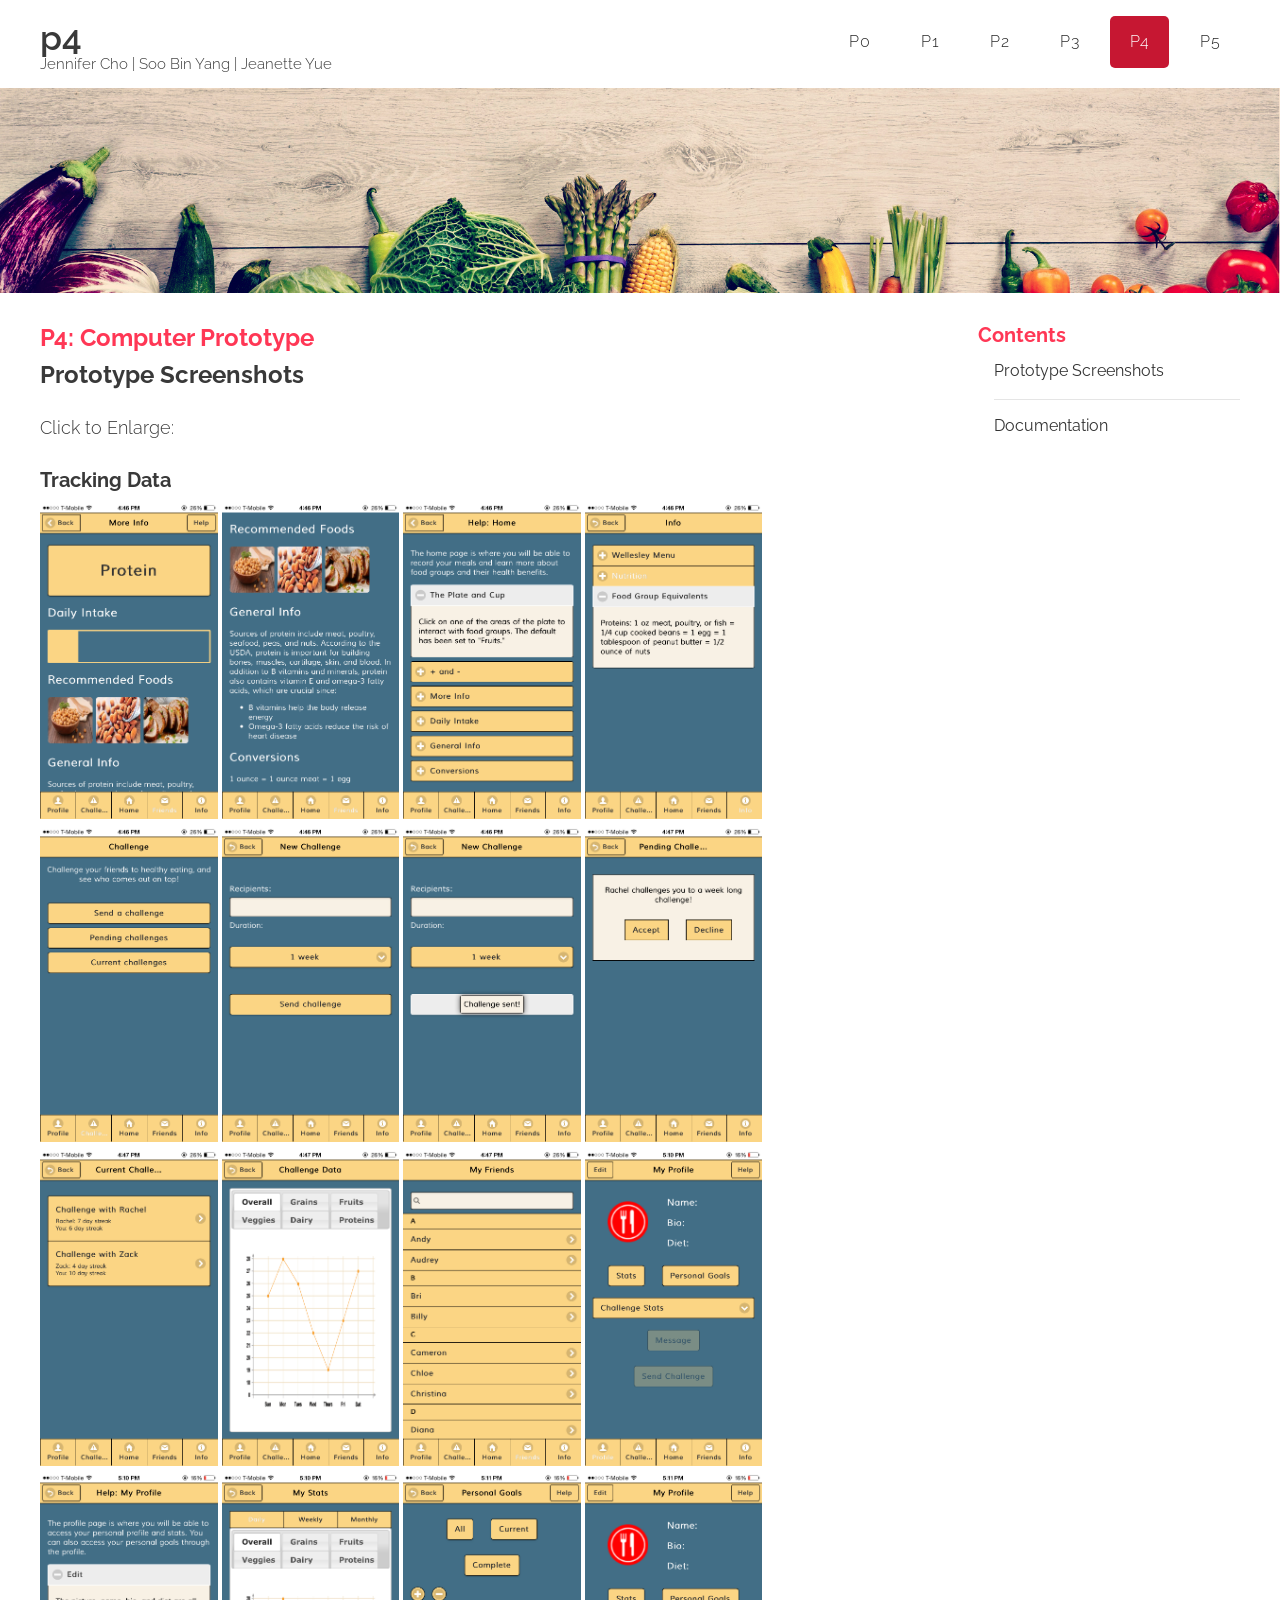
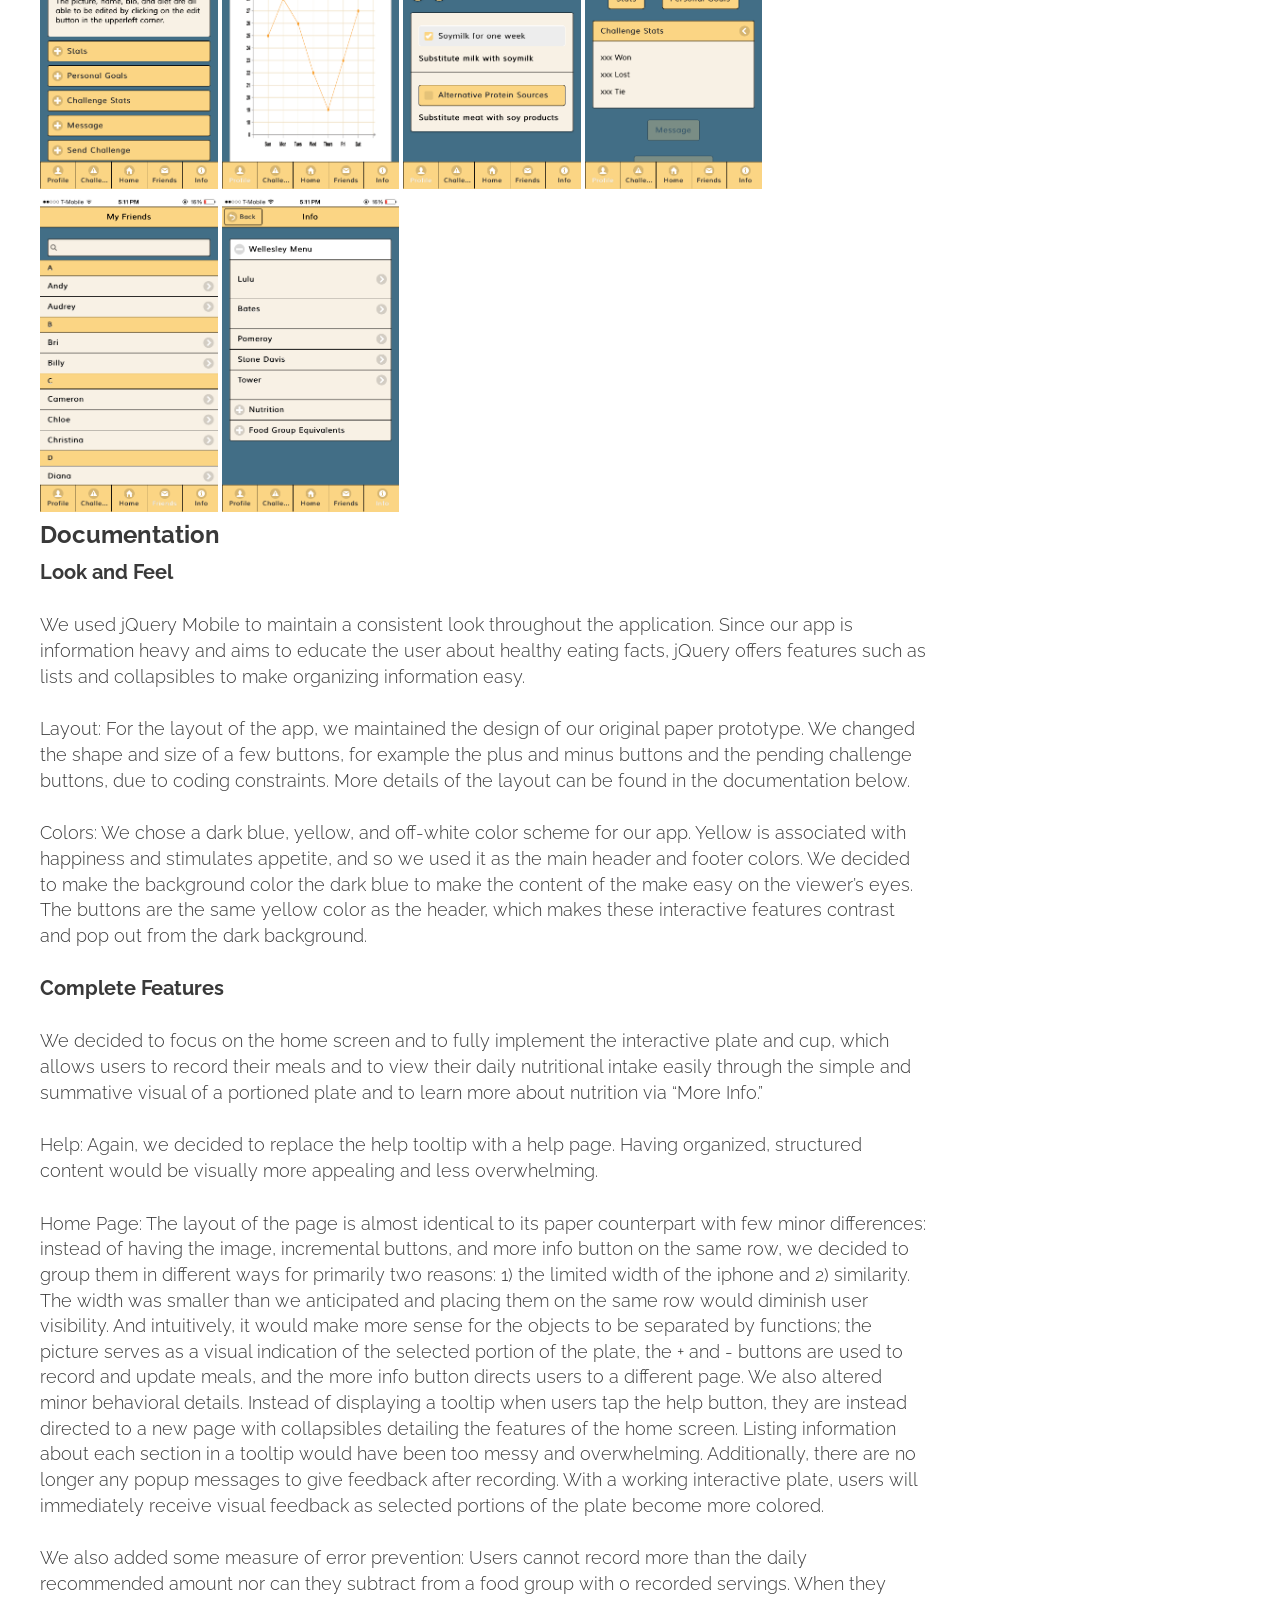
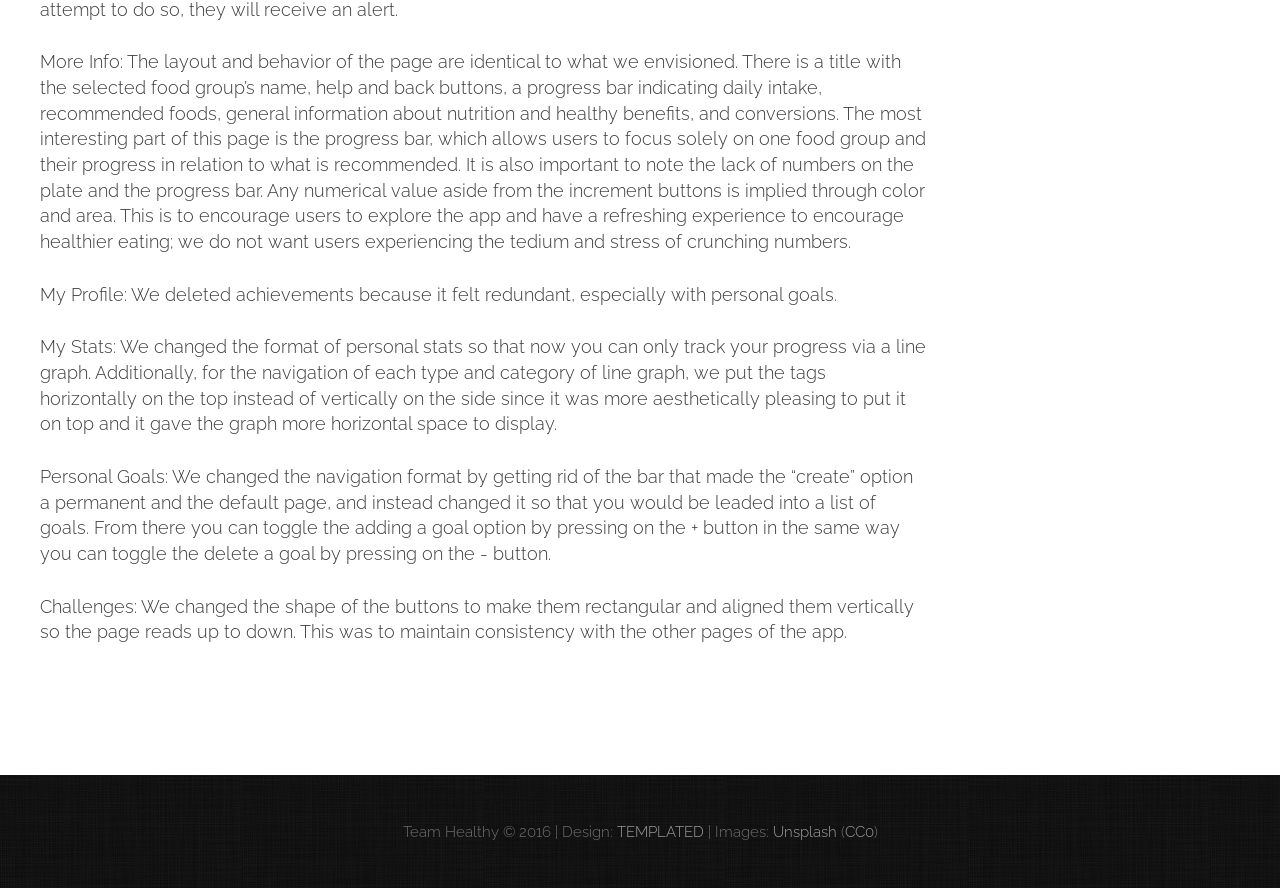
<file: Plates Doc/p4.html>
<!DOCTYPE HTML>
<!--
	Imagination by TEMPLATED
    templated.co @templatedco
    Released for free under the Creative Commons Attribution 3.0 license (templated.co/license)
-->
<html>
	<head>
		<title>p4</title>
		<meta http-equiv="content-type" content="text/html; charset=utf-8" />
		<meta name="description" content="" />
		<meta name="keywords" content="" />
		<link href='http://fonts.googleapis.com/css?family=Raleway:400,100,200,300,500,600,700,800,900' rel='stylesheet' type='text/css'>
		<!--[if lte IE 8]><script src="js/html5shiv.js"></script><![endif]-->
		<script src="http://ajax.googleapis.com/ajax/libs/jquery/1.11.0/jquery.min.js"></script>
		<script src="js/skel.min.js"></script>
		<script src="js/skel-panels.min.js"></script>
		<script src="js/init.js"></script>
		<noscript>
			<link rel="stylesheet" href="css/skel-noscript.css" />
			<link rel="stylesheet" href="css/style.css" />
			<link rel="stylesheet" href="css/style-desktop.css" />
		</noscript>
	</head>
	<body>

	<div id="header-wrapper">

		<!-- Header -->
			<div id="header">
				<div class="container">
						
					<!-- Logo -->
						<div id="logo">
							<h1><a href="#">P4</a></h1>
							<span class="byline">Jennifer Cho | Soo Bin Yang | Jeanette Yue</span>
						</div>
					
					<!-- Nav -->
						<nav id="nav">
							<ul>
								<li><a href="index.html">P0</a></li>
						        <li><a href="p1.html">P1</a></li>
						        <li><a href="p2.html">P2</a></li>
						        <li><a href="p3.html">P3</a></li>
						        <li class="active"><a href="p4.html">P4</a></li>
						        <li><a href="p5.html">P5</a></li>  

							</ul>
						</nav>
				</div>
			</div>
		<!-- Header -->

		<!-- Banner -->
			<div id="banner">
				<div class="container">
				</div>
			</div>
		<!-- /Banner -->

	</div>

	<!-- Main -->
		<div id="main">
			<div class="container">
				<div class="row">
		
					<div class="9u skel-cell-important">
						<section>
							<header>
								<h1>P4: Computer Prototype</h1>
							</header>


							<div id="PrototypeScreens">
								<h1>Prototype Screenshots</h1>

								<p>Click to Enlarge:</p>
								<h2>Tracking Data</h2>
								<div id="container">
									<img src="ss/IMG_0821.PNG">
									<img src="ss/IMG_0822.PNG">
									<img src="ss/IMG_0823.PNG">
									<img src="ss/IMG_0824.PNG">
									<img src="ss/IMG_0825.PNG">
									<img src="ss/IMG_0826.PNG">
									<img src="ss/IMG_0827.PNG">
									<img src="ss/IMG_0828.PNG">
									<img src="ss/IMG_0829.PNG">
									<img src="ss/IMG_0830.PNG">
									<img src="ss/IMG_0831.PNG">
									<img src="ss/IMG_0832.PNG">
									<img src="ss/IMG_0833.PNG">
									<img src="ss/IMG_0834.PNG">
									<img src="ss/IMG_0835.PNG">
									<img src="ss/IMG_0836.PNG">
									<img src="ss/IMG_0837.PNG">
									<img src="ss/IMG_0838.PNG">

								</div>
								

							</div>

							<div id="Documentation">
								<h1>Documentation</h1>

								<h2>Look and Feel</h2>
								<p>We used jQuery Mobile to maintain a consistent look throughout the application. Since our app is information heavy and aims to educate the user about healthy eating facts, jQuery offers features such as lists and collapsibles to make organizing information easy.</p>
								<p>Layout: For the layout of the app, we maintained the design of our original paper prototype. We changed the shape and size of a few buttons, for example the plus and minus buttons and the pending challenge buttons, due to coding constraints. More details of the layout can be found in the documentation below.</p>
								<p>Colors: We chose a dark blue, yellow, and off-white color scheme for our app. Yellow is associated with happiness and stimulates appetite, and so we used it as the main header and footer colors. We decided to make the background color the dark blue to make the content of the make easy on the viewer’s eyes. The buttons are the same yellow color as the header, which makes these interactive features contrast and pop out from the dark background.</p>

								<h2>Complete Features</h2>
								<p>We decided to focus on the home screen and to fully implement the interactive plate and cup, which allows users to record their meals and to view their daily nutritional intake easily through the simple and summative visual of a portioned plate and to learn more about nutrition via “More Info.” </p>
								<p>Help: Again, we decided to replace the help tooltip with a help page. Having organized, structured content would be visually more appealing and less overwhelming.</p>
								<p>Home Page: The layout of the page is almost identical to its paper counterpart with few minor differences: instead of having the image, incremental buttons, and more info button on the same row, we decided to group them in different ways for primarily two reasons: 1) the limited width of the iphone and 2) similarity. The width was smaller than we anticipated and placing them on the same row would diminish user visibility. And intuitively, it would make more sense for the objects to be separated by functions; the picture serves as a visual indication of the selected portion of the plate, the + and - buttons are used to record and update meals, and the more info button directs users to a different page. We also altered minor behavioral details. Instead of displaying a tooltip when users tap the help button, they are instead directed to a new page with collapsibles detailing the features of the home screen. Listing information about each section in a tooltip would have been too messy and overwhelming. Additionally, there are no longer any popup messages to give feedback after recording. With a working interactive plate, users will immediately receive visual feedback as selected portions of the plate become more colored.</p>
								<p>We also added some measure of error prevention: Users cannot record more than the daily recommended amount nor can they subtract from a food group with 0 recorded servings. When they attempt to do so, they will receive an alert.</p>
								<p>More Info: The layout and behavior of the page are identical to what we envisioned. There is a title with the selected food group’s name, help and back buttons, a progress bar indicating daily intake, recommended foods, general information about nutrition and healthy benefits, and conversions. The most interesting part of this page is the progress bar, which allows users to focus solely on one food group and their progress in relation to what is recommended. It is also important to note the lack of numbers on the plate and the progress bar. Any numerical value aside from the increment buttons is implied through color and area. This is to encourage users to explore the app and have a refreshing experience to encourage healthier eating; we do not want users experiencing the tedium and stress of crunching numbers. </p>
								 <p>My Profile: We deleted achievements because it felt redundant, especially with personal goals.</p>
								<p>My Stats: We changed the format of personal stats so that now you can only track your progress via a line graph. Additionally, for the navigation of each type and category of line graph, we put the tags horizontally on the top instead of vertically on the side since it was more aesthetically pleasing to put it on top and it gave the graph more horizontal space to display.</p>
								<p>Personal Goals: We changed the navigation format by getting rid of the bar that made the “create” option a permanent and the default page, and instead changed it so that you would be leaded into a list of goals. From there you can toggle the adding a goal option by pressing on the + button in the same way you can toggle the delete a goal by pressing on the - button.</p>
								<p>Challenges: We changed the shape of the buttons to make them rectangular and aligned them vertically so the page reads up to down. This was to maintain consistency with the other pages of the app.</p>

							</div>

						</section>
					</div>
					
					<div class="3u">
						<section class="sidebar">
							<header>
								<h2>Contents</h2>
							</header>
							<ul id="side" class="default">
								<li><a href="p3.html#PrototypeScreens">Prototype Screenshots</a></li>
								<li><a href="p3.html#Documentation">Documentation</a></li>



							</ul>
						</section>
					</div>
				
				</div>
			</div>
		</div>
	<!-- Main -->

	<!-- Copyright -->
		<div id="copyright">
			<div class="container">
				Team Healthy &copy; 2016 | 
				Design: <a href="http://templated.co">TEMPLATED</a> | Images: <a href="http://unsplash.com">Unsplash</a> (<a href="http://unsplash.com/cc0">CC0</a>)
			</div>
		</div>


	</body>
</html>
</file>
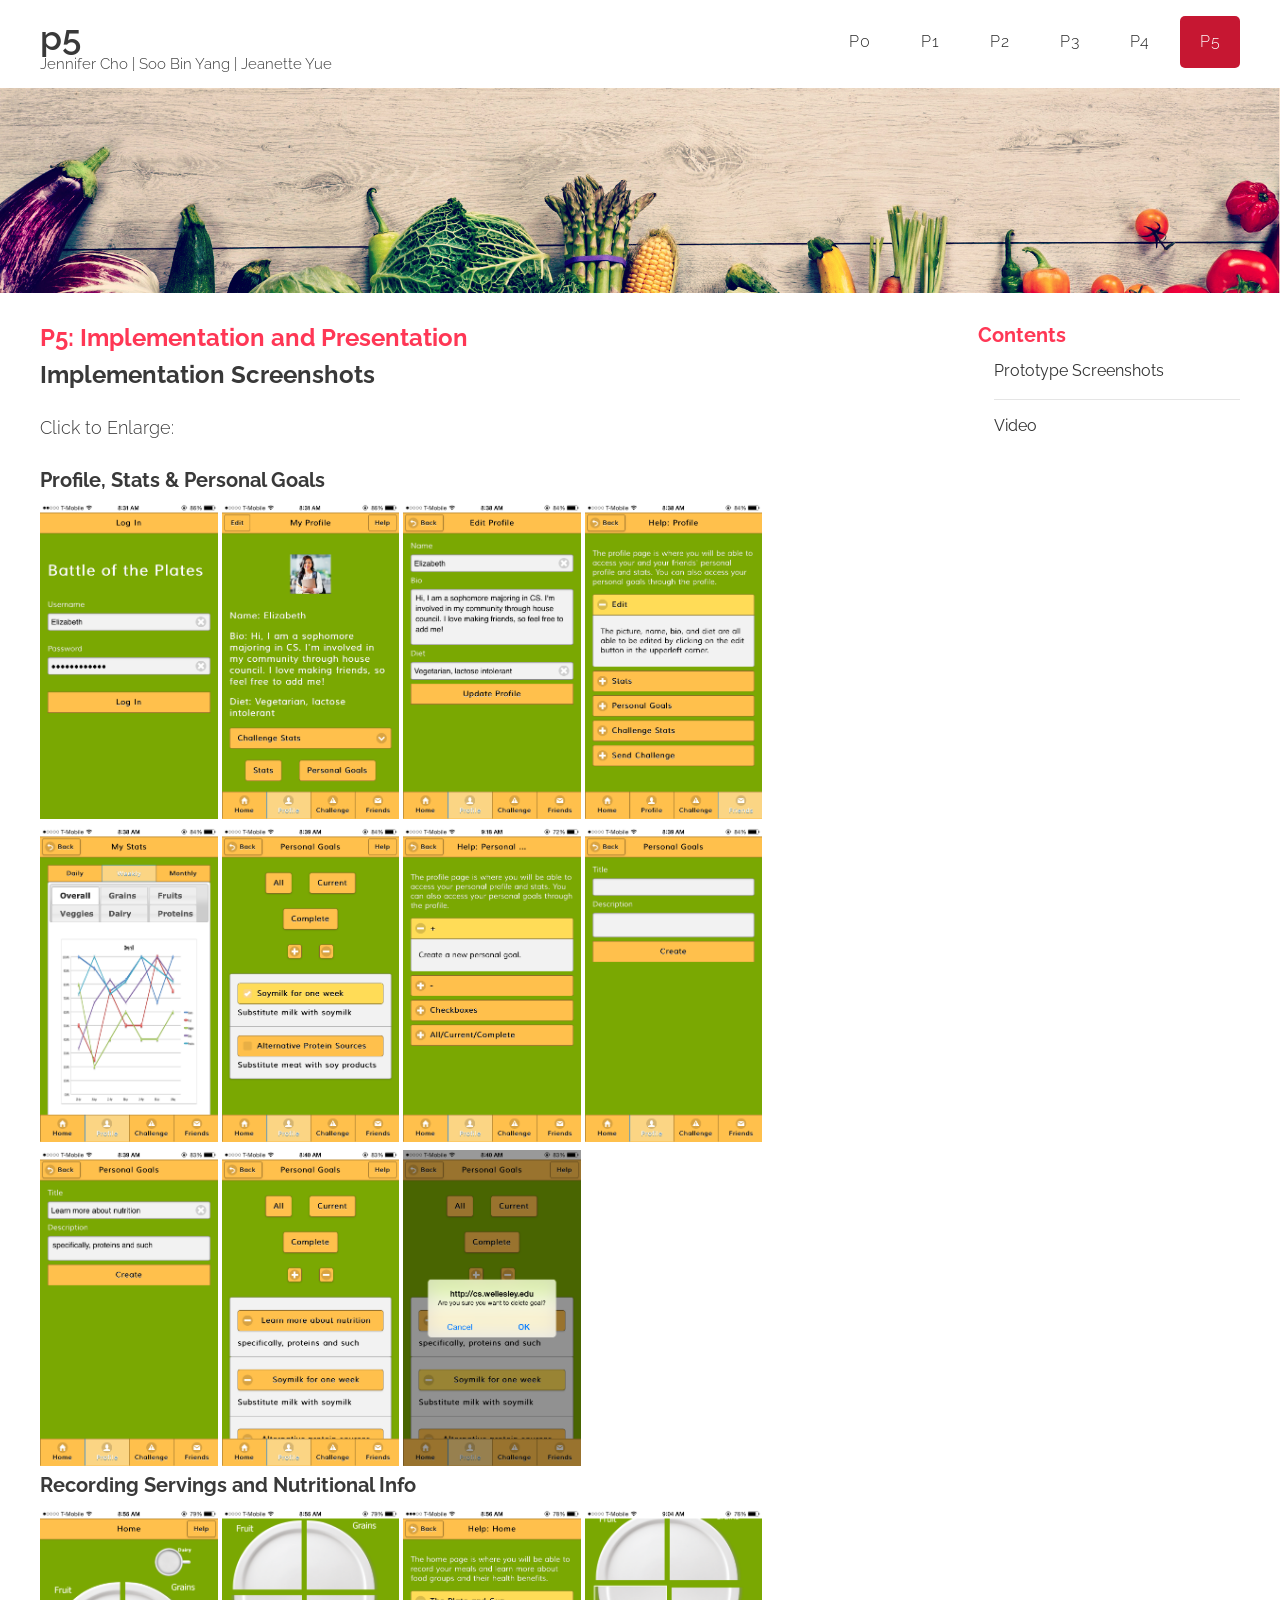
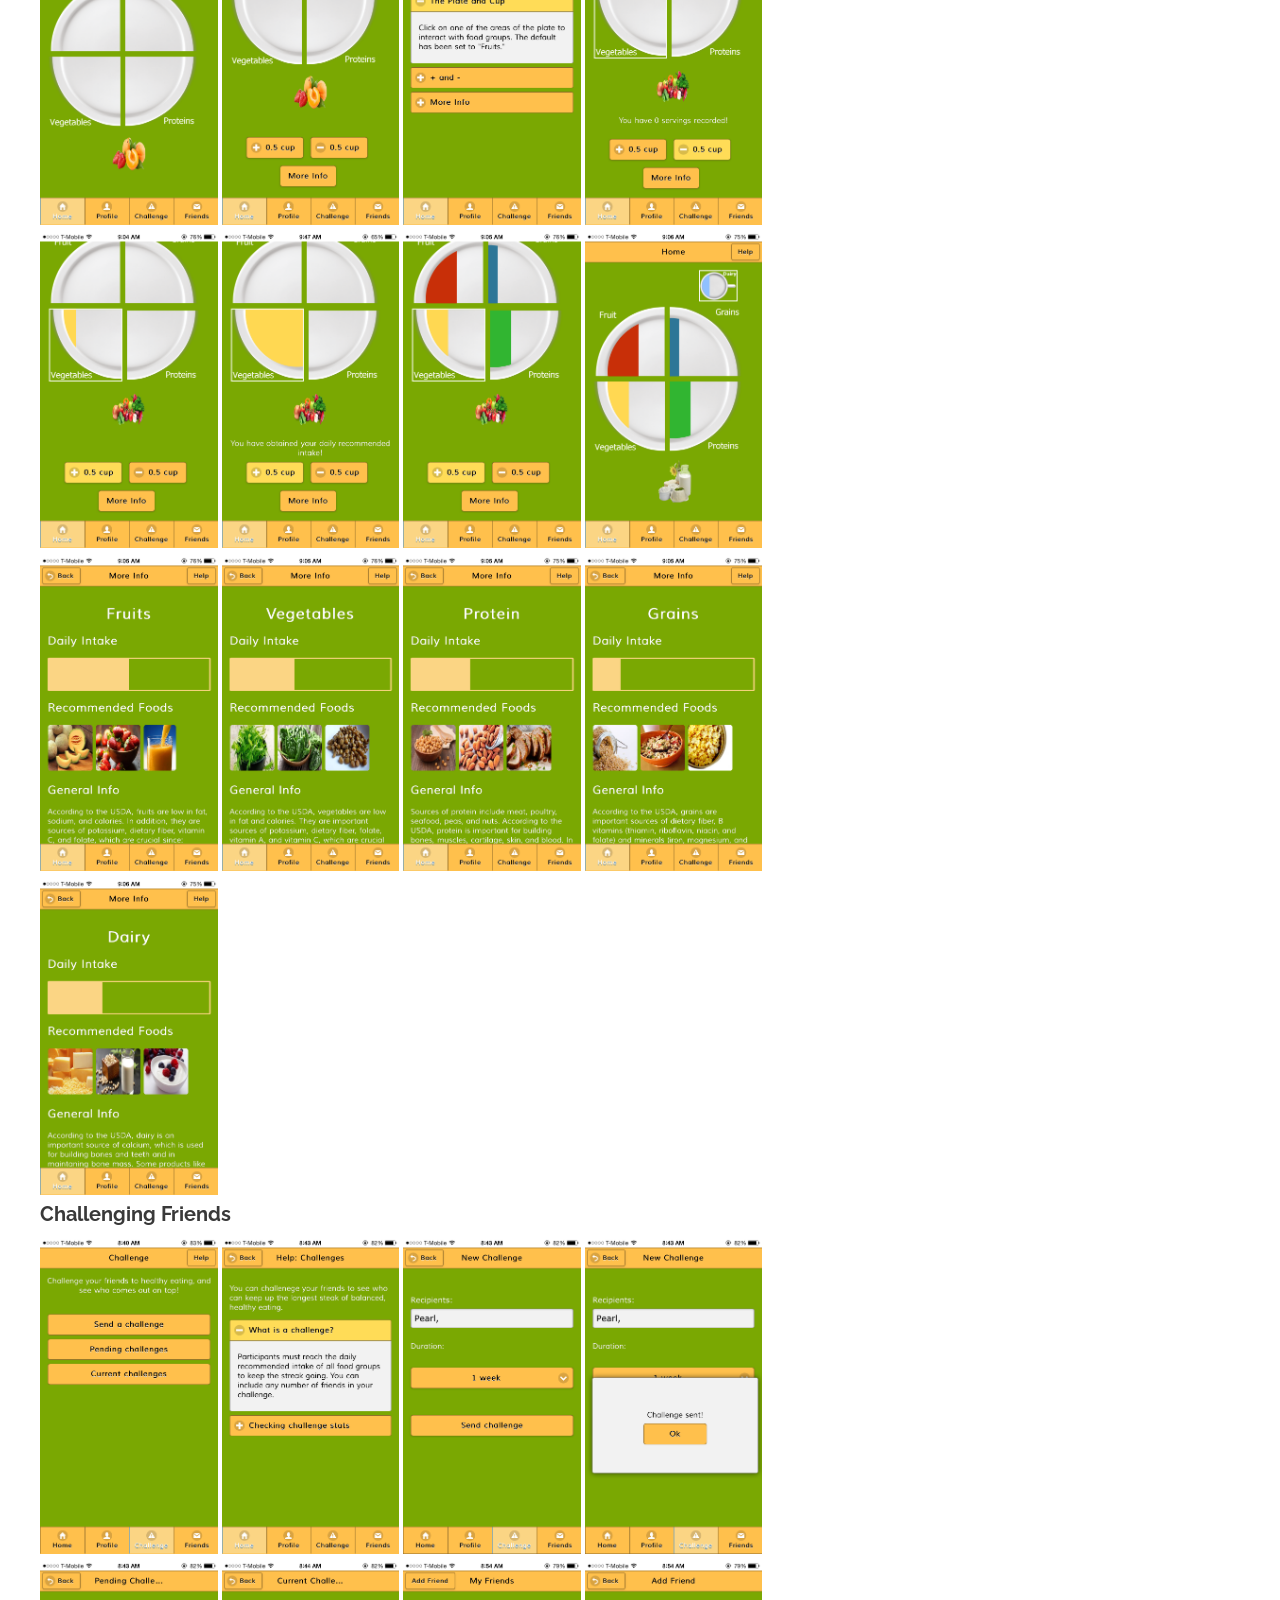
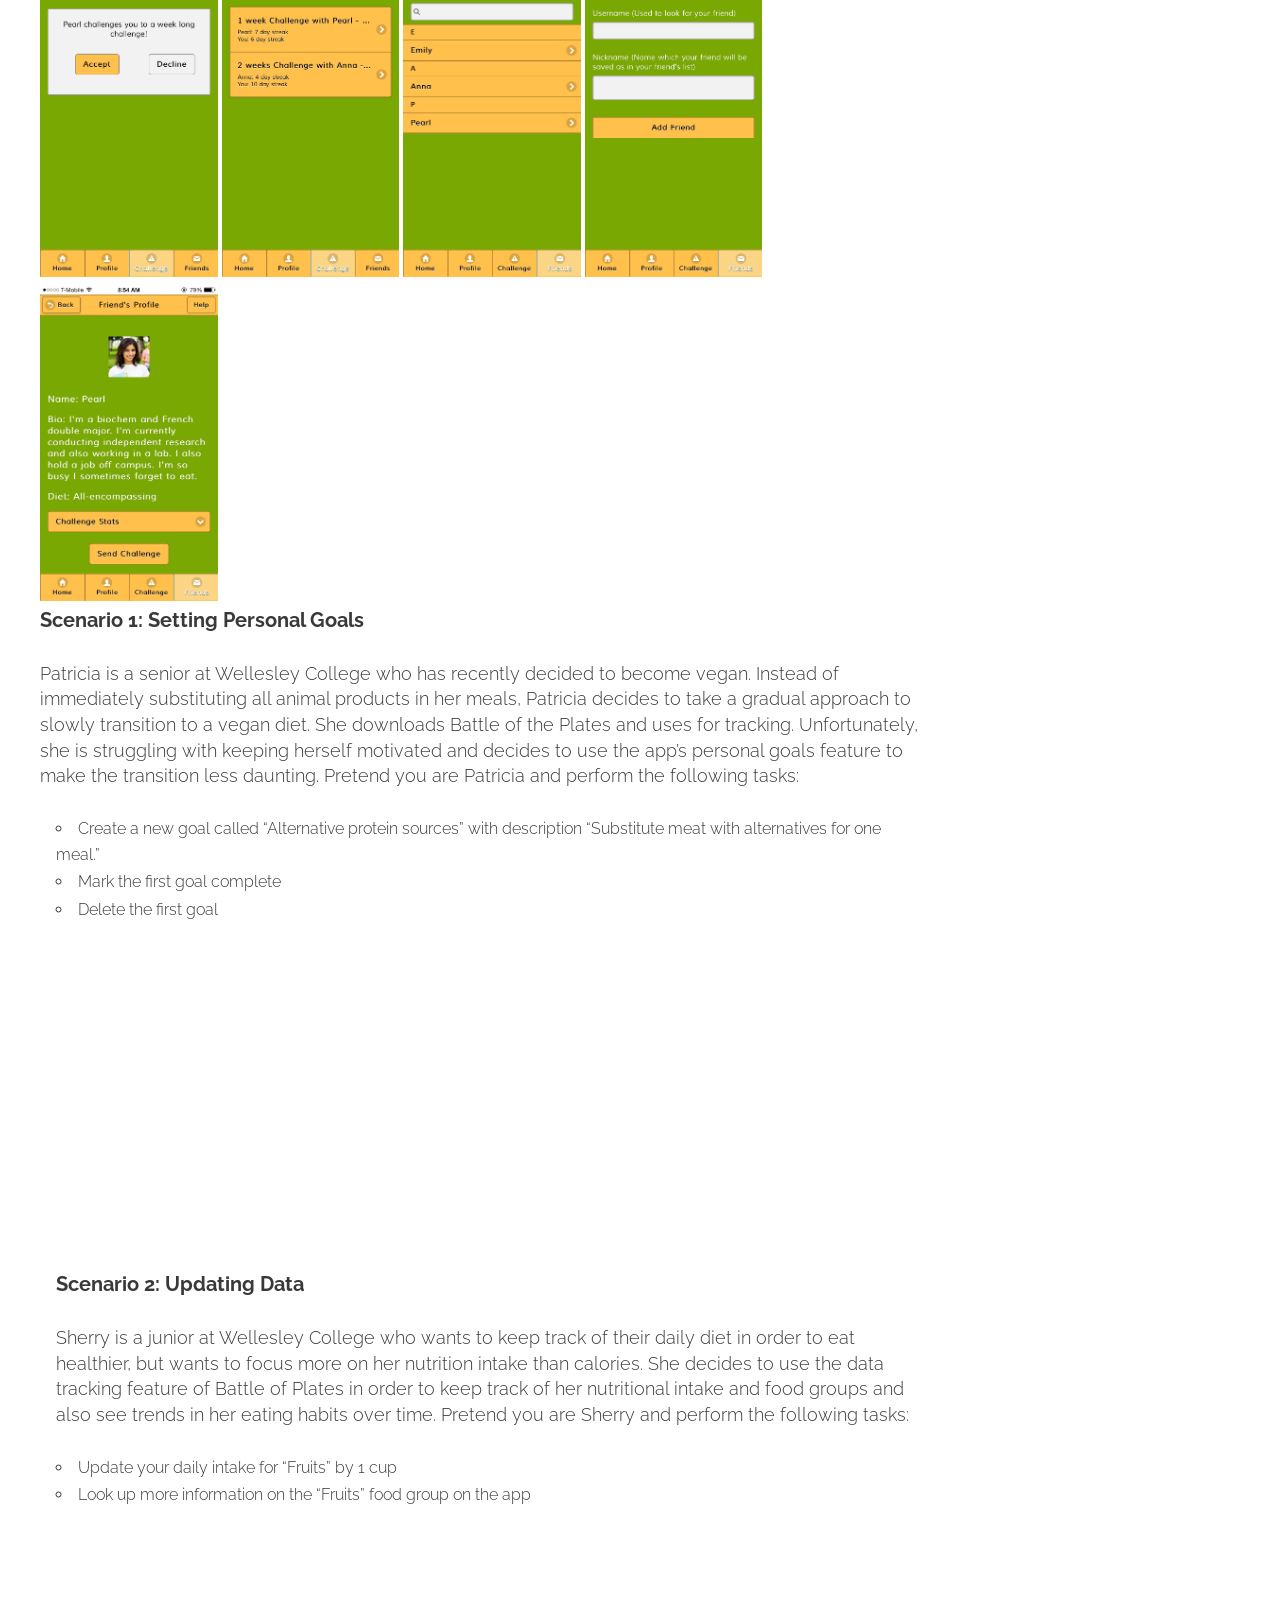
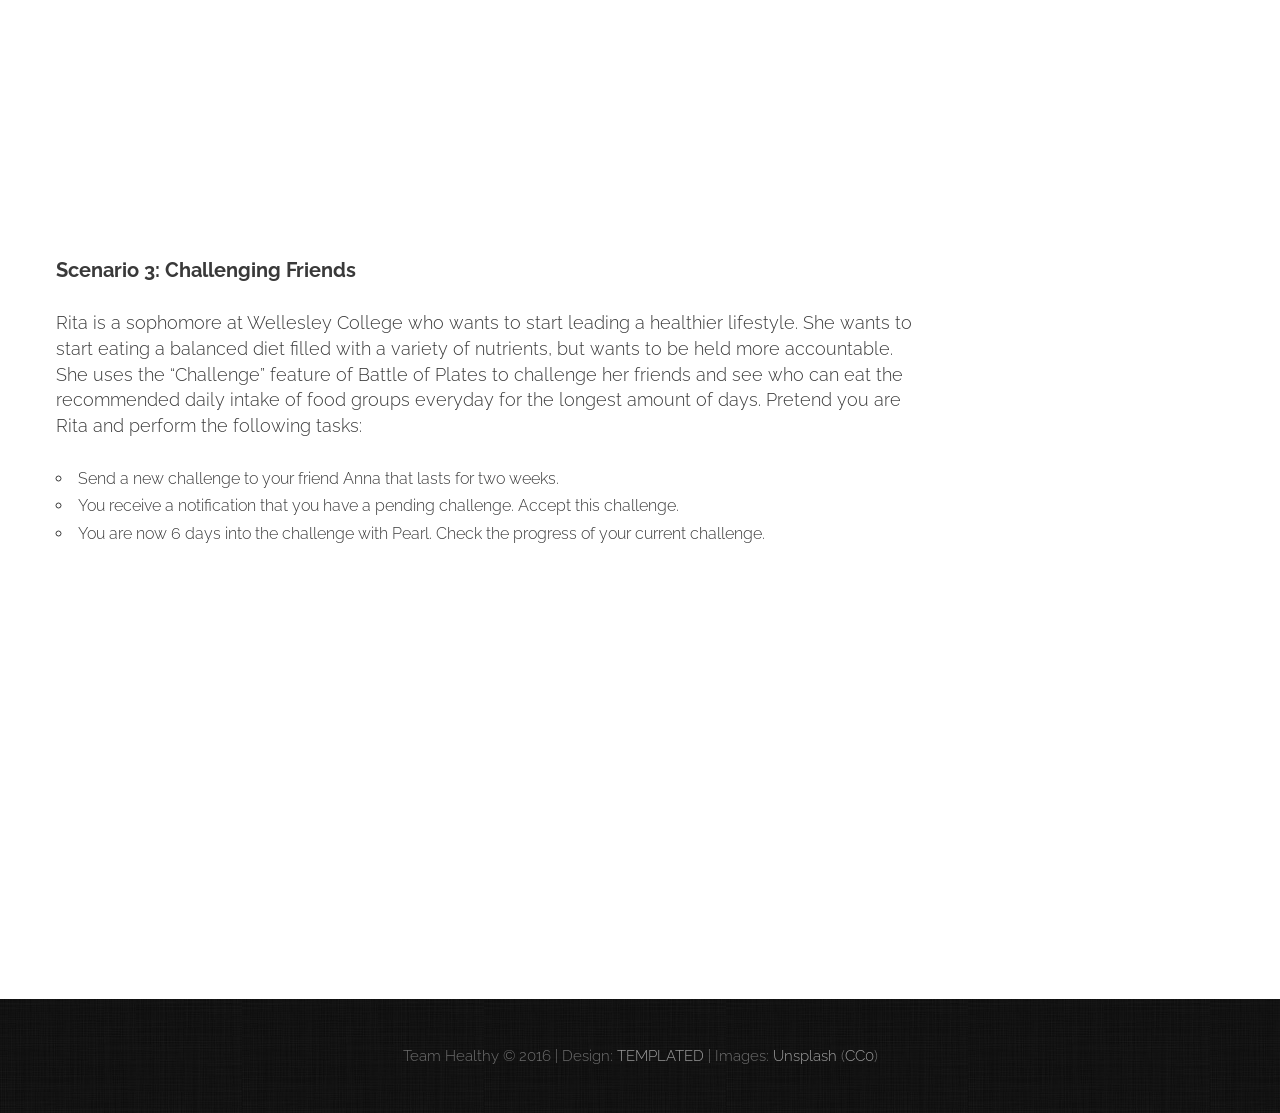
<file: Plates Doc/p5.html>
<!DOCTYPE HTML>
<!--
	Imagination by TEMPLATED
    templated.co @templatedco
    Released for free under the Creative Commons Attribution 3.0 license (templated.co/license)
-->
<html>
	<head>
		<title>p5</title>
		<meta http-equiv="content-type" content="text/html; charset=utf-8" />
		<meta name="description" content="" />
		<meta name="keywords" content="" />
		<link href='http://fonts.googleapis.com/css?family=Raleway:400,100,200,300,500,600,700,800,900' rel='stylesheet' type='text/css'>
		<!--[if lte IE 8]><script src="js/html5shiv.js"></script><![endif]-->
		<script src="http://ajax.googleapis.com/ajax/libs/jquery/1.11.0/jquery.min.js"></script>
		<script src="js/skel.min.js"></script>
		<script src="js/skel-panels.min.js"></script>
		<script src="js/init.js"></script>
		<noscript>
			<link rel="stylesheet" href="css/skel-noscript.css" />
			<link rel="stylesheet" href="css/style.css" />
			<link rel="stylesheet" href="css/style-desktop.css" />
		</noscript>
	</head>
	<body>

	<div id="header-wrapper">

		<!-- Header -->
			<div id="header">
				<div class="container">
						
					<!-- Logo -->
						<div id="logo">
							<h1><a href="#">P5</a></h1>
							<span class="byline">Jennifer Cho | Soo Bin Yang | Jeanette Yue</span>
						</div>
					
					<!-- Nav -->
						<nav id="nav">
							<ul>
								<li><a href="index.html">P0</a></li>
						        <li><a href="p1.html">P1</a></li>
						        <li><a href="p2.html">P2</a></li>
						        <li><a href="p3.html">P3</a></li>
						        <li><a href="p4.html">P4</a></li>  
						        <li class="active"><a href="p5.html">P5</a></li>

							</ul>
						</nav>
				</div>
			</div>
		<!-- Header -->

		<!-- Banner -->
			<div id="banner">
				<div class="container">
				</div>
			</div>
		<!-- /Banner -->

	</div>

	<!-- Main -->
		<div id="main">
			<div class="container">
				<div class="row">
		
					<div class="9u skel-cell-important">
						<section>
							<header>
								<h1>P5: Implementation and Presentation</h1>
							</header>


							<div id="PrototypeScreens">
								<h1>Implementation Screenshots</h1>

								<p>Click to Enlarge:</p>
								<h2>Profile, Stats & Personal Goals</h2>
								<div id="container">
									<img src="imp/login.png">
									<img src="imp/myprofile.png">
									<img src="imp/editprofile.png">
									<img src="imp/profilehelp.png">
									<img src="imp/stats.png">
									<img src="imp/viewgoal.png">
									<img src="imp/goalshelp.png">
									<img src="imp/creategoal(2).png">
									<img src="imp/creategoal.png">
									<img src="imp/deletegoal.png">
									<img src="imp/deleteconfirm.png">
								</div>
								<h2>Recording Servings and Nutritional Info</h2>
								<div id="container">
									<img src="imp/platetop.png">
									<img src="imp/platebottom.png">
									<img src="imp/homehelp.png">
									<img src="imp/plate0.png">
									<img src="imp/plate1.png">
									<img src="imp/plate00.png">
									<img src="imp/plate2.png">
									<img src="imp/plate3.png">
									<img src="imp/fruit.png">
									<img src="imp/vegetable.png">
									<img src="imp/protein.png">
									<img src="imp/grain.png">
									<img src="imp/dairy.png">
								</div>

								<h2>Challenging Friends</h2>
								<div id="container">

									<img src="imp/challenge.png">
									<img src="imp/challengehelp.png">
									<img src="imp/sendchallenge.png">
									<img src="imp/challengesent.png">
									<img src="imp/pendingchallenge.png">
									<img src="imp/currentchallenge.png">
									<img src="imp/friends.png">
									<img src="imp/addfriend.png">
									<img src="imp/friendprofile.png">
								</div>
								

							</div>
							<div id="video">
								<h2>Scenario 1: Setting Personal Goals</h2>
								<p>Patricia is a senior at Wellesley College who has recently decided to become vegan. Instead of immediately substituting all animal products in her meals, Patricia decides to take a gradual approach to slowly transition to a vegan diet. She downloads Battle of the Plates and uses for tracking. Unfortunately, she is struggling with keeping herself motivated and decides to use the app’s personal goals feature to make the transition less daunting.

								Pretend you are Patricia and perform the following tasks:

								<li>Create a new goal called “Alternative protein sources” with description “Substitute meat with alternatives for one meal.”
								<li>Mark the first goal complete
								<li>Delete the first goal
								</p>
								<iframe width="420" height="315" src="https://www.youtube.com/embed/kY7mwYG4mEA" frameborder="0" allowfullscreen></iframe>
								<br>


								<h2>Scenario 2: Updating Data</h2>
								<p>Sherry is a junior at Wellesley College who wants to keep track of their daily diet in order to eat healthier, but wants to focus more on her nutrition intake than calories. She decides to use the data tracking feature of Battle of Plates in order to keep track of her nutritional intake and food groups and also see trends in her eating habits over time.

								Pretend you are Sherry and perform the following tasks:

								<li>Update your daily intake for “Fruits” by 1 cup
								<li>Look up more information on the “Fruits” food group on the app</p>


								<iframe width="420" height="315" src="https://www.youtube.com/embed/Bm8iU5cDBnY" frameborder="0" allowfullscreen></iframe>



								<h2>Scenario 3: Challenging Friends</h2>
								<p>Rita is a sophomore at Wellesley College who wants to start leading a healthier lifestyle. She wants to start eating a balanced diet filled with a variety of nutrients, but wants to be held more accountable. She uses the “Challenge” feature of Battle of Plates to challenge her friends and see who can eat the recommended daily intake of food groups everyday for the longest amount of days.

								Pretend you are Rita and perform the following tasks:

								<li>Send a new challenge to your friend Anna that lasts for two weeks.
								<li>You receive a notification that you have a pending challenge. Accept this challenge.
								<li>You are now 6 days into the challenge with Pearl. Check the progress of your current challenge.</p>
								<iframe width="420" height="315" src="https://www.youtube.com/embed/JGZ_Dy11qyI" frameborder="0" allowfullscreen></iframe>

							</div>

							

						</section>
					</div>
					
					<div class="3u">
						<section class="sidebar">
							<header>
								<h2>Contents</h2>
							</header>
							<ul id="side" class="default">
								<li><a href="p3.html#PrototypeScreens">Prototype Screenshots</a></li>
								<li><a href="p3.html#Documentation">Video</a></li>

							</ul>
						</section>
					</div>
				
				</div>
			</div>
		</div>
	<!-- Main -->

	<!-- Copyright -->
		<div id="copyright">
			<div class="container">
				Team Healthy &copy; 2016 | 
				Design: <a href="http://templated.co">TEMPLATED</a> | Images: <a href="http://unsplash.com">Unsplash</a> (<a href="http://unsplash.com/cc0">CC0</a>)
			</div>
		</div>


	</body>
</html>
</file>
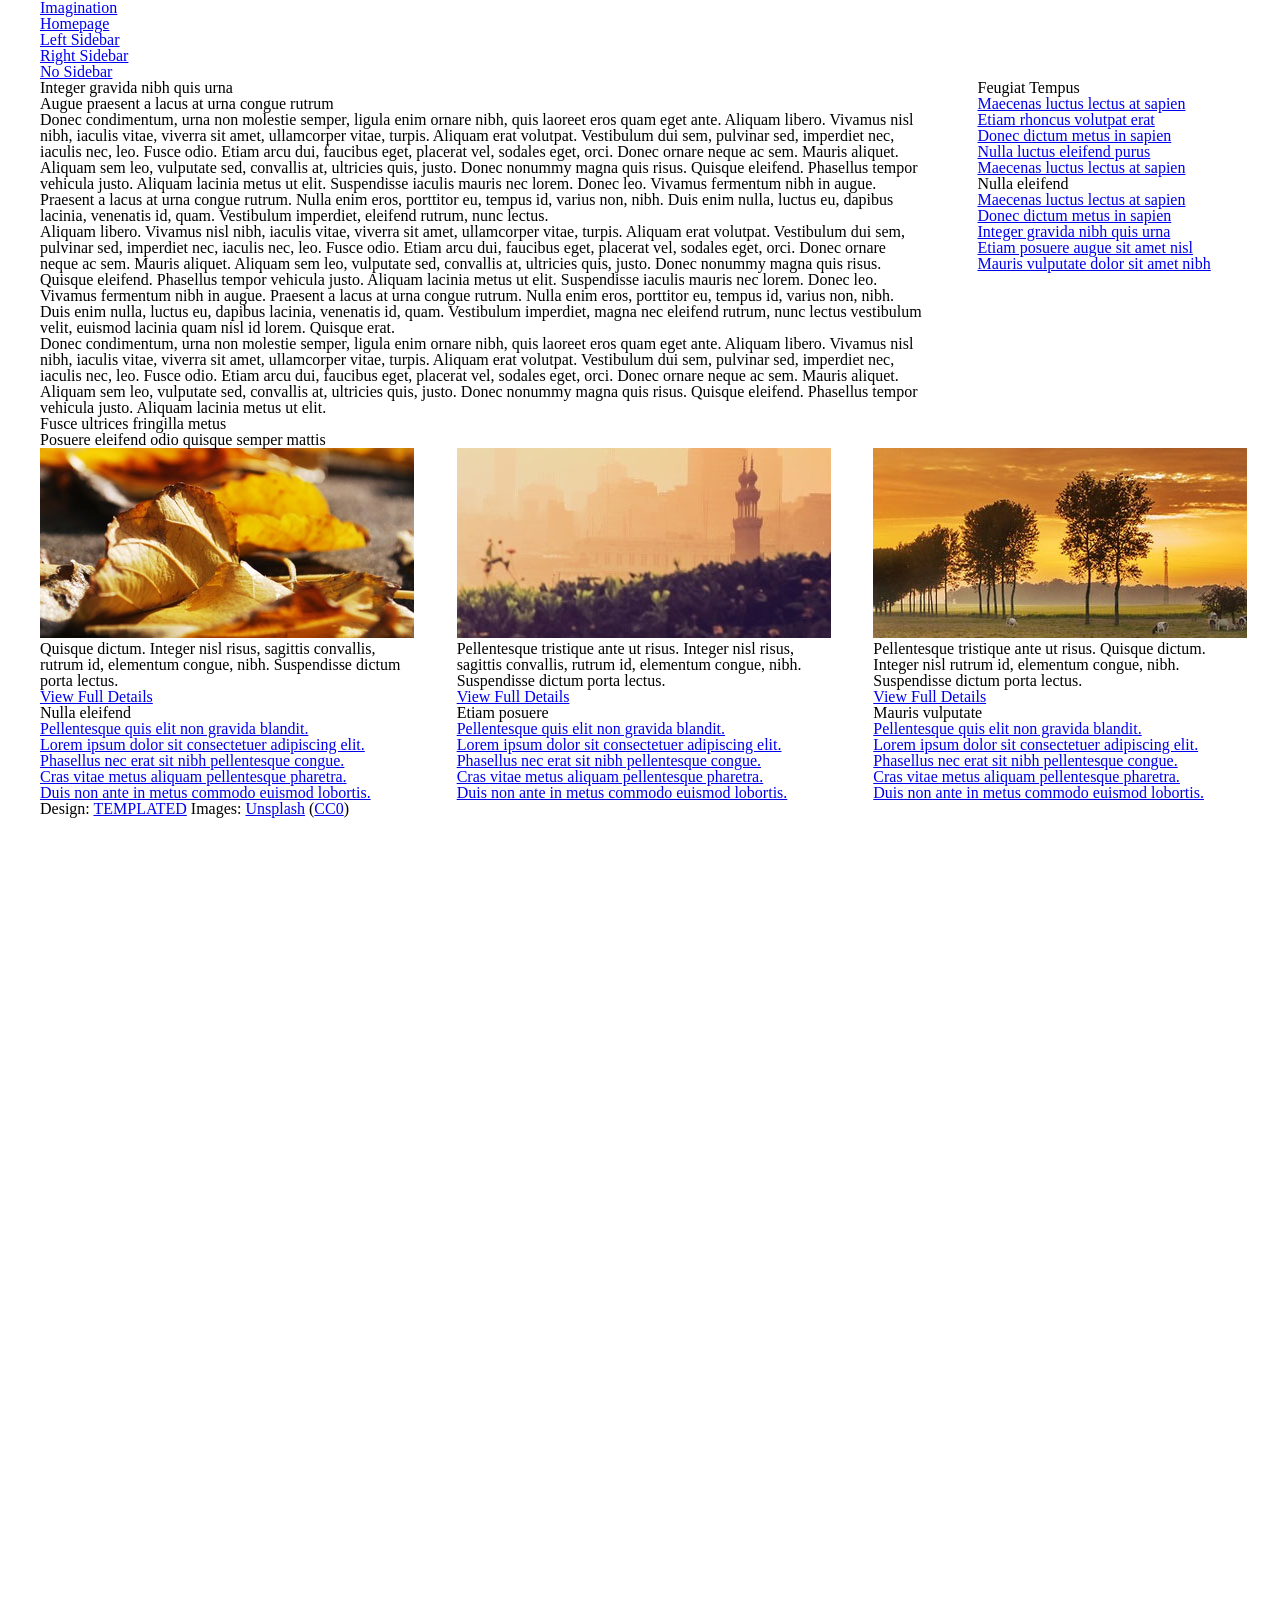
<file: Plates Doc/right-sidebar.html>
<!DOCTYPE HTML>
<!--
	Imagination by TEMPLATED
    templated.co @templatedco
    Released for free under the Creative Commons Attribution 3.0 license (templated.co/license)
-->
<html>
	<head>
		<title>Imagination by TEMPLATED</title>
		<meta http-equiv="content-type" content="text/html; charset=utf-8" />
		<meta name="description" content="" />
		<meta name="keywords" content="" />
		<link href='http://fonts.googleapis.com/css?family=Raleway:400,100,200,300,500,600,700,800,900' rel='stylesheet' type='text/css'>
		<!--[if lte IE 8]><script src="js/html5shiv.js"></script><![endif]-->
		<script src="http://ajax.googleapis.com/ajax/libs/jquery/1.11.0/jquery.min.js"></script>
		<script src="js/skel.min.js"></script>
		<script src="js/skel-panels.min.js"></script>
		<script src="js/init.js"></script>
		<noscript>
			<link rel="stylesheet" href="css/skel-noscript.css" />
			<link rel="stylesheet" href="css/style.css" />
			<link rel="stylesheet" href="css/style-desktop.css" />
		</noscript>
	</head>
	<body>

	<div id="header-wrapper">

		<!-- Header -->
			<div id="header">
				<div class="container">
						
					<!-- Logo -->
						<div id="logo">
							<h1><a href="#">Imagination</a></h1>
						</div>
					
					<!-- Nav -->
						<nav id="nav">
							<ul>
								<li><a href="index.html">Homepage</a></li>
								<li><a href="left-sidebar.html">Left Sidebar</a></li>
								<li class="active"><a href="right-sidebar.html">Right Sidebar</a></li>
								<li><a href="no-sidebar.html">No Sidebar</a></li>
							</ul>
						</nav>
	
				</div>
			</div>
		<!-- Header -->

		<!-- Banner -->
			<div id="banner">
				<div class="container">
				</div>
			</div>
		<!-- /Banner -->

	</div>

	<!-- Main -->
		<div id="main">
			<div class="container">
				<div class="row">
		
					<div class="9u skel-cell-important">
						<section>
							<header>
								<h2>Integer gravida nibh quis urna</h2>
								<span class="byline">Augue praesent a lacus at urna congue rutrum</span>
							</header>
							<p>Donec condimentum, urna non molestie semper, ligula enim ornare nibh, quis laoreet eros quam eget ante. Aliquam libero. Vivamus nisl nibh, iaculis vitae, viverra sit amet, ullamcorper vitae, turpis. Aliquam erat volutpat. Vestibulum dui sem, pulvinar sed, imperdiet nec, iaculis nec, leo. Fusce odio. Etiam arcu dui, faucibus eget, placerat vel, sodales eget, orci. Donec ornare neque ac sem. Mauris aliquet. Aliquam sem leo, vulputate sed, convallis at, ultricies quis, justo. Donec nonummy magna quis risus. Quisque eleifend. Phasellus tempor vehicula justo. Aliquam lacinia metus ut elit. Suspendisse iaculis mauris nec lorem. Donec leo. Vivamus fermentum nibh in augue. Praesent a lacus at urna congue rutrum. Nulla enim eros, porttitor eu, tempus id, varius non, nibh. Duis enim nulla, luctus eu, dapibus lacinia, venenatis id, quam. Vestibulum imperdiet, eleifend rutrum, nunc lectus.</p>
							<p>Aliquam libero. Vivamus nisl nibh, iaculis vitae, viverra sit amet, ullamcorper vitae, turpis. Aliquam erat volutpat. Vestibulum dui sem, pulvinar sed, imperdiet nec, iaculis nec, leo. Fusce odio. Etiam arcu dui, faucibus eget, placerat vel, sodales eget, orci. Donec ornare neque ac sem. Mauris aliquet. Aliquam sem leo, vulputate sed, convallis at, ultricies quis, justo. Donec nonummy magna quis risus. Quisque eleifend. Phasellus tempor vehicula justo. Aliquam lacinia metus ut elit. Suspendisse iaculis mauris nec lorem. Donec leo. Vivamus fermentum nibh in augue. Praesent a lacus at urna congue rutrum. Nulla enim eros, porttitor eu, tempus id, varius non, nibh. Duis enim nulla, luctus eu, dapibus lacinia, venenatis id, quam. Vestibulum imperdiet, magna nec eleifend rutrum, nunc lectus vestibulum velit, euismod lacinia quam nisl id lorem. Quisque erat.</p>
							<p>Donec condimentum, urna non molestie semper, ligula enim ornare nibh, quis laoreet eros quam eget ante. Aliquam libero. Vivamus nisl nibh, iaculis vitae, viverra sit amet, ullamcorper vitae, turpis. Aliquam erat volutpat. Vestibulum dui sem, pulvinar sed, imperdiet nec, iaculis nec, leo. Fusce odio. Etiam arcu dui, faucibus eget, placerat vel, sodales eget, orci. Donec ornare neque ac sem. Mauris aliquet. Aliquam sem leo, vulputate sed, convallis at, ultricies quis, justo. Donec nonummy magna quis risus. Quisque eleifend. Phasellus tempor vehicula justo. Aliquam lacinia metus ut elit.</p>
						</section>
					</div>
					
					<div class="3u">
						<section class="sidebar">
							<header>
								<h2>Feugiat Tempus</h2>
							</header>
							<ul class="default">
								<li><a href="#">Maecenas luctus lectus at sapien</a></li>
								<li><a href="#">Etiam rhoncus volutpat erat</a></li>
								<li><a href="#">Donec dictum metus in sapien</a></li>
								<li><a href="#">Nulla luctus eleifend purus</a></li>
								<li><a href="#">Maecenas luctus lectus at sapien</a></li>
							</ul>
						</section>
						<section class="sidebar">
							<header>
								<h2>Nulla eleifend</h2>
							</header>
							<ul class="default">
								<li><a href="#">Maecenas luctus lectus at sapien</a></li>
								<li><a href="#">Donec dictum metus in sapien</a></li>
								<li><a href="#">Integer gravida nibh quis urna</a></li>
								<li><a href="#">Etiam posuere augue sit amet nisl</a></li>
								<li><a href="#">Mauris vulputate dolor sit amet nibh</a></li>
							</ul>
						</section>
					</div>
				
				</div>
			</div>
		</div>
	<!-- Main -->

	<!-- Featured -->
		<div id="featured">
			<div class="container">
				<section>
					<header>
						<h2>Fusce ultrices fringilla metus</h2>
						<span class="byline">Posuere eleifend odio quisque semper mattis</span>
					</header>
				</section>
				<div class="row">
					<section class="4u">
						<a href="#" class="image full"><img src="images/pics01.jpg" alt=""></a>
						<p>Quisque dictum. Integer nisl risus, sagittis convallis, rutrum id, elementum congue, nibh. Suspendisse dictum porta lectus.</p>
						<p><a href="#" class="button">View Full Details</a></p>
					</section>
					<section class="4u">
						<a href="#" class="image full"><img src="images/pics03.jpg" alt=""></a>
						<p>Pellentesque tristique ante ut risus. Integer nisl risus, sagittis convallis, rutrum id, elementum congue, nibh. Suspendisse dictum porta lectus.</p>
						<p><a href="#" class="button">View Full Details</a></p>
					</section>
					<section class="4u">
						<a href="#" class="image full"><img src="images/pics04.jpg" alt=""></a>
						<p>Pellentesque tristique ante ut risus. Quisque dictum. Integer nisl rutrum id, elementum congue, nibh. Suspendisse dictum porta lectus.</p>
						<p><a href="#" class="button">View Full Details</a></p>
					</section>
				</div>
			</div>
		</div>
	<!-- /Featured -->

	<!-- Footer -->
		<div id="footer">
			<div class="container">
				<div class="row">
					<section class="4u">
						<header>
							<h2>Nulla eleifend</h2>
						</header>
						<ul class="default">
							<li><a href="#">Pellentesque quis elit non gravida blandit.</a></li>
							<li><a href="#">Lorem ipsum dolor sit consectetuer adipiscing elit.</a></li>
							<li><a href="#">Phasellus nec erat sit nibh pellentesque congue.</a></li>
							<li><a href="#">Cras vitae metus aliquam pellentesque pharetra.</a></li>
							<li><a href="#">Duis non ante in metus commodo euismod lobortis.</a></li>
						</ul>
					</section>
					<section class="4u">
						<header>
							<h2>Etiam posuere</h2>
						</header>
						<ul class="default">
							<li><a href="#">Pellentesque quis elit non gravida blandit.</a></li>
							<li><a href="#">Lorem ipsum dolor sit consectetuer adipiscing elit.</a></li>
							<li><a href="#">Phasellus nec erat sit nibh pellentesque congue.</a></li>
							<li><a href="#">Cras vitae metus aliquam pellentesque pharetra.</a></li>
							<li><a href="#">Duis non ante in metus commodo euismod lobortis.</a></li>
						</ul>
					</section>
					<section class="4u">
						<header>
							<h2>Mauris vulputate</h2>
						</header>
						<ul class="default">
							<li><a href="#">Pellentesque quis elit non gravida blandit.</a></li>
							<li><a href="#">Lorem ipsum dolor sit consectetuer adipiscing elit.</a></li>
							<li><a href="#">Phasellus nec erat sit nibh pellentesque congue.</a></li>
							<li><a href="#">Cras vitae metus aliquam pellentesque pharetra.</a></li>
							<li><a href="#">Duis non ante in metus commodo euismod lobortis.</a></li>
						</ul>
					</section>
				</div>
			</div>
		</div>
	<!-- /Footer -->

	<!-- Copyright -->
		<div id="copyright">
			<div class="container">
				Design: <a href="http://templated.co">TEMPLATED</a> Images: <a href="http://unsplash.com">Unsplash</a> (<a href="http://unsplash.com/cc0">CC0</a>)
			</div>
		</div>


	</body>
</html>
</file>
<file: main.css>
:root {
  --color-bg: #3d444b;
  --color-fg: #ffcecc;
  --color-accent: #bbcde0;
  --color-menu: #eee;
  --color-accent2: #a285a5;
  --spacing: 2rem;
  --transition: 0.4s;
  --border-radius: 0.6rem;
  --drop-shadow: drop-shadow(2px 4px 6px black);
  --toggler-on: var(--color-fg);
  --toggler-off: #888;
  --toggler-slider: var(--color-bg);
  --toggler-top: 0.75rem;
  --toggler-left: 3.5rem;
  --toggler-icon-url: url("icons/icon-dark.svg");
  --toggler-icon-left: 0.5rem;
  --font-body: "Mulish", sans-serif;
  --font-title: "Montserrat Alternates", sans-serif;
}

body[light] {
  --color-bg: #fff;
  --color-fg: #000;
  --color-accent: #888;
  --color-menu: #000;
  --toggler-on: #000;
  --toggler-off: #888;
  --toggler-slider: #fff;
  --toggler-left: 1rem;
  --toggler-icon-url: url("icons/icon-light.svg");
  --toggler-icon-left: 2.75rem;
}

@keyframes fadeIn {
  from {
    opacity: 0;
    top: 2rem;
  }
  30% {
    top: 0;
    opacity: 0.1;
  }
  60% {
    top: 0;
    opacity: 0.5;
  }
  to {
    opacity: 1;
    top: 0;
  }
}
*, *::before, *::after {
  box-sizing: border-box;
  cursor: default;
}

body {
  margin: 0;
  position: absolute;
  min-width: 320px;
  opacity: 0;
  animation: 1s fadeIn 0.5s ease-out forwards;
}

main {
  margin-top: 3rem;
}

ul {
  padding: 0;
  margin: 0;
  list-style: none;
}

a {
  color: inherit;
  cursor: pointer;
}

html {
  font-size: 14px;
  scroll-behavior: smooth;
  height: 100%;
}
@media screen and (min-width: 769px) {
  html {
    font-size: 18px;
  }
}
@media screen and (min-width: 1025px) {
  html {
    font-size: 22px;
  }
}
@media screen and (min-width: 1201px) {
  html {
    font-size: 1vw;
  }
}
@media screen and (min-width: 1401px) {
  html {
    font-size: 1.25vw;
  }
}

body {
  background-color: var(--color-bg);
  position: absolute;
  min-height: 100%;
  width: 100%;
}
body[unscrollable] {
  overflow: hidden;
}

body {
  color: var(--color-fg);
  font-size: 1.5rem;
  font-family: var(--font-body);
  line-height: 1.4;
}

h1 {
  font-family: var(--font-title);
  font-size: calc(calc(3rem + 0.3rem) - calc(1 * 0.3rem));
}

h2 {
  font-family: var(--font-title);
  font-size: calc(calc(3rem + 0.3rem) - calc(2 * 0.3rem));
}

h3 {
  font-family: var(--font-title);
  font-size: calc(calc(3rem + 0.3rem) - calc(3 * 0.3rem));
}

h4 {
  font-family: var(--font-title);
  font-size: calc(calc(3rem + 0.3rem) - calc(4 * 0.3rem));
}

h5 {
  font-family: var(--font-title);
  font-size: calc(calc(3rem + 0.3rem) - calc(5 * 0.3rem));
}

h6 {
  font-family: var(--font-title);
  font-size: calc(calc(3rem + 0.3rem) - calc(6 * 0.3rem));
}

h1 {
  letter-spacing: 0.25rem;
}

.visually-hidden {
  clip: rect(0 0 0 0);
  clip-path: inset(50%);
  height: 1px;
  overflow: hidden;
  position: absolute;
  white-space: nowrap;
  width: 1px;
}

.skipnav {
  opacity: 0;
  position: absolute;
  left: var(--spacing);
  top: -100vh;
  transition: 0.3s;
  padding: 1rem;
}
.skipnav:focus {
  top: var(--spacing);
  opacity: 1;
  background-color: var(--color-accent);
  color: var(--color-bg);
  z-index: 100;
}

.btn {
  font-size: inherit;
  padding: 1rem;
  border-radius: var(--border-radius);
  transition: var(--transition);
  filter: var(--drop-shadow);
  font-family: var(--font-body);
  text-decoration: none;
}
.btn:hover {
  box-shadow: 0 0 1rem var(--color-fg);
  cursor: pointer;
}
.btn:active {
  transform: translateY(0.1rem);
}
.btn--primary {
  background-color: var(--color-fg);
  color: var(--color-bg);
}
.btn--secondary {
  background-color: var(--color-bg);
  color: var(--color-fg);
}
.btn--ghost {
  background-color: var(--color-bg);
  color: var(--color-fg);
  border: 0;
}
.btn--close {
  padding: 0;
  width: 4rem;
  height: 4rem;
  border-radius: 50%;
  background-color: var(--color-menu);
  color: var(--color-bg);
  display: flex;
  flex-direction: row;
  flex-wrap: nowrap;
  justify-content: center;
  align-items: center;
  position: absolute;
  top: var(--spacing);
  right: var(--spacing);
  border: 0;
  filter: none;
}
.btn--close:hover {
  background: var(--color-bg);
  color: var(--color-menu);
}
.btn--submit {
  background-color: var(--color-fg);
  color: var(--color-bg);
  width: 100%;
}
.btn--fab {
  border-radius: 50%;
}

.fab {
  border-radius: 50%;
  transition: var(--transition);
  display: flex;
  flex-direction: row;
  flex-wrap: nowrap;
  justify-content: center;
  align-items: center;
}
.fab__scroll {
  position: fixed;
  right: 1rem;
  z-index: 10;
  width: 1rem;
  height: 1rem;
  font-size: 1.25rem;
  opacity: 0;
}
.fab__scroll--visible {
  bottom: 2rem;
  opacity: 1;
}
.fab__scroll--hidden {
  bottom: -5rem;
  opacity: 0;
}

.home__title {
  font-weight: normal;
  text-align: center;
}
.home__bold {
  font-weight: bold;
}
@media screen and (min-width: 769px) {
  .home__intro {
    width: 75%;
    margin: auto;
  }
}
@media screen and (min-width: 1201px) {
  .home__intro {
    width: 50%;
  }
}
.home__content {
  text-align: center;
}
.home__cta {
  display: flex;
  flex-direction: row;
  flex-wrap: nowrap;
  justify-content: space-evenly;
  align-items: center;
  margin-top: var(--spacing);
}

.about__skills {
  margin-top: var(--spacing);
}

.section {
  padding: var(--spacing);
  display: flex;
  flex-flow: column nowrap;
}

.skills {
  display: flex;
  flex-direction: row;
  flex-wrap: wrap;
  justify-content: center;
  align-items: center;
  font-weight: bold;
  margin-right: -1rem;
  margin-bottom: -1rem;
}
.skills__item {
  background-color: var(--color-fg);
  color: var(--color-bg);
  padding: 1rem;
  border-radius: 1rem;
  margin: 0 1rem 1rem 0;
  display: flex;
  flex-direction: column;
  flex-wrap: nowrap;
  justify-content: center;
  align-items: center;
  flex: auto;
  text-align: center;
}

.img {
  width: 100%;
  height: auto;
  object-fit: cover;
}
.img__wrapper {
  display: flex;
  flex-flow: column nowrap;
  justify-content: center;
  align-items: center;
  width: 100%;
}

.menu__expand {
  width: 3rem;
  height: 3rem;
  display: flex;
  flex-direction: column;
  flex-wrap: nowrap;
  justify-content: space-evenly;
  align-items: center;
  background: var(--color-bg);
}
.menu__hamburger {
  width: 100%;
  height: 0.25rem;
  border-radius: 0.25rem;
  background-color: var(--color-fg);
}
.menu__hamburger:hover {
  cursor: pointer;
}
.menu__list {
  margin: 0;
  padding: var(--spacing);
  list-style: none;
  background: var(--color-menu);
  position: fixed;
  top: 0;
  width: 100%;
  height: 100vh;
  z-index: 100;
  display: flex;
  flex-direction: column;
  flex-wrap: nowrap;
  justify-content: space-evenly;
  align-items: center;
  box-sizing: border-box;
  left: -100vw;
  transition: var(--transition);
}
.menu__nav--expanded .menu__list {
  left: 0;
}
.menu__link {
  color: var(--color-bg);
  text-decoration: none;
  text-transform: capitalize;
  font-size: 2rem;
}
.menu__link:local-link {
  font-weight: bold;
}
.menu__list-item {
  position: relative;
  display: flex;
  flex-direction: column;
  flex-wrap: nowrap;
  justify-content: center;
  align-items: center;
  transition: var(--transition);
}
.menu__list-item::after {
  content: "";
  display: block;
  width: 0;
  height: 3px;
  opacity: 0;
  position: relative;
  z-index: -1;
  background-color: var(--color-bg);
  transition: var(--transition);
}
.menu__list-item:hover::after {
  width: 130%;
  opacity: 1;
}

.card {
  display: flex;
  flex-direction: column;
  flex-wrap: nowrap;
  justify-content: flex-start;
  align-items: center;
  background: var(--color-fg);
  color: var(--color-bg);
  border-radius: var(--border-radius);
  overflow: hidden;
  filter: var(--drop-shadow);
  margin-bottom: var(--spacing);
  align-self: stretch;
}
.card__gallery {
  display: flex;
  flex-direction: row;
  flex-wrap: wrap;
  justify-content: space-between;
  align-items: center;
}
.card__title {
  text-align: center;
}
.card__details {
  padding: calc((var(--spacing))/2);
}
.card__skills-list {
  display: flex;
  flex-direction: row;
  flex-wrap: wrap;
  justify-content: center;
  align-items: center;
  font-size: 1rem;
  margin-right: -1rem;
  margin-bottom: -1rem;
}
.card__skills {
  flex: auto;
  color: var(--color-bg);
  border: 0.1rem solid var(--color-bg);
  padding: 0.5rem;
  text-align: center;
  border-radius: 2rem;
  margin: 0 1rem 1rem 0;
}
.card__links {
  display: flex;
  flex-direction: row;
  flex-wrap: nowrap;
  justify-content: center;
  align-items: center;
}
.card__link {
  padding: 0.5rem;
  text-decoration: none;
}
.card__link::after {
  content: "";
  width: 1.5rem;
  height: 1.5rem;
  display: inline-block;
  background-image: url("icons/icon-external.svg");
}
@media screen and (min-width: 1025px) {
  .card {
    width: calc(33% - calc((var(--spacing))/2));
  }
}

.header {
  padding: var(--spacing);
  width: 100%;
}

.form__label {
  font-family: var(--font-title);
  line-height: 2;
}
.form__input {
  width: 100%;
  font-size: inherit;
  padding: calc(var(--spacing)*.5);
  border-radius: var(--border-radius);
  filter: var(--drop-shadow);
  font-family: inherit;
}
.form__textarea {
  resize: none;
}
.form__wrapper {
  margin-bottom: var(--spacing);
}
.form__toast-wrapper {
  display: flex;
  flex-direction: row;
  flex-wrap: nowrap;
  justify-content: center;
  align-items: center;
  position: fixed;
  bottom: -100vh;
  left: 0;
  width: 100%;
  opacity: 0;
  transition: var(--transition);
}
.form__toast-wrapper--visible {
  bottom: 50%;
  opacity: 1;
}
.form__toast {
  background: var(--color-accent);
  color: var(--color-bg);
  padding: 1rem;
  border-radius: var(--border-radius);
}

/*# sourceMappingURL=main.css.map */
</file>
<file: Plates Doc/css/skel-noscript.css>
/* Resets (http://meyerweb.com/eric/tools/css/reset/ | v2.0 | 20110126 | License: none (public domain)) */

	html,body,div,span,applet,object,iframe,h1,h2,h3,h4,h5,h6,p,blockquote,pre,a,abbr,acronym,address,big,cite,code,del,dfn,em,img,ins,kbd,q,s,samp,small,strike,strong,sub,sup,tt,var,b,u,i,center,dl,dt,dd,ol,ul,li,fieldset,form,label,legend,table,caption,tbody,tfoot,thead,tr,th,td,article,aside,canvas,details,embed,figure,figcaption,footer,header,hgroup,menu,nav,output,ruby,section,summary,time,mark,audio,video{margin:0;padding:0;border:0;font-size:100%;font:inherit;vertical-align:baseline;}article,aside,details,figcaption,figure,footer,header,hgroup,menu,nav,section{display:block;}body{line-height:1;}ol,ul{list-style:none;}blockquote,q{quotes:none;}blockquote:before,blockquote:after,q:before,q:after{content:'';content:none;}table{border-collapse:collapse;border-spacing:0;}body{-webkit-text-size-adjust:none}

/* Box Model */

	*, *:before, *:after {
		-moz-box-sizing: border-box;
		-webkit-box-sizing: border-box;
		-o-box-sizing: border-box;
		-ms-box-sizing: border-box;
		box-sizing: border-box;
	}

/* Container */

	body {
		min-width: 1200px;
	}

	.container {
		width: 1200px;
		margin-left: auto;
		margin-right: auto;
	}

	/* Modifiers */
	
		.container.small {
			width: 900px;
		}

		.container.big {
			width: 100%;
			max-width: 1500px;
			min-width: 1200px;
		}

/* Grid */

	/* Cells */

		.\31 2u { width: 100% }
		.\31 1u { width: 91.6666666667% }
		.\31 0u { width: 83.3333333333% }
		.\39 u { width: 75% }
		.\38 u { width: 66.6666666667% }
		.\37 u { width: 58.3333333333% }
		.\36 u { width: 50% }
		.\35 u { width: 41.6666666667% }
		.\34 u { width: 33.3333333333% }
		.\33 u { width: 25% }
		.\32 u { width: 16.6666666667% }
		.\31 u { width: 8.3333333333% }
		.\-11u { margin-left: 91.6666666667% }
		.\-10u { margin-left: 83.3333333333% }
		.\-9u { margin-left: 75% }
		.\-8u { margin-left: 66.6666666667% }
		.\-7u { margin-left: 58.3333333333% }
		.\-6u { margin-left: 50% }
		.\-5u { margin-left: 41.6666666667% }
		.\-4u { margin-left: 33.3333333333% }
		.\-3u { margin-left: 25% }
		.\-2u { margin-left: 16.6666666667% }
		.\-1u { margin-left: 8.3333333333% }

		.row > * {
			padding: 50px 0 0 50px;
			float: left;
			-moz-box-sizing: border-box;
			-webkit-box-sizing: border-box;
			-o-box-sizing: border-box;
			-ms-box-sizing: border-box;
			box-sizing: border-box;
		}

		.row + .row > * {
			padding-top: 50px;
		}

		.row {
			margin-left: -50px;
		}

	/* Rows */

		.row:after {
			content: '';
			display: block;
			clear: both;
			height: 0;
		}

		.row:first-child > * {
			padding-top: 0;
		}

		.row > * {
			padding-top: 0;
		}

		/* Modifiers */

			/* Flush */

				.row.flush {
					margin-left: 0;
				}

				.row.flush > * {
					padding: 0 !important;
				}

			/* Quarter */

				.row.quarter > * {
					padding: 12.5px 0 0 12.5px;
				}

				.row.quarter + .row.quarter > * {
					padding-top: 12.5px;
				}

				.row.quarter {
					margin-left: -12.5px;
				}

			/* Half */

				.row.half > * {
					padding: 25px 0 0 25px;
				}

				.row.half + .row.half > * {
					padding-top: 25px;
				}

				.row.half {
					margin-left: -25px;
				}

			/* One and (a) Half */

				.row.oneandhalf > * {
					padding: 75px 0 0 75px;
				}

				.row.oneandhalf + .row.oneandhalf > * {
					padding-top: 75px;
				}

				.row.oneandhalf {
					margin-left: -75px;
				}

			/* Double */

				.row.double > * {
					padding: 100px 0 0 100px;
				}

				.row.double + .row.double > * {
					padding-top: 100px;
				}

				.row.double {
					margin-left: -100px;
				}
</file>
<file: Plates Doc/css/style.css>
/*
	Imagination by TEMPLATED
    templated.co @templatedco
    Released for free under the Creative Commons Attribution 3.0 license (templated.co/license)
*/

@charset 'UTF-8';

@font-face{font-family:'FontAwesome';src:url('font/fontawesome-webfont.eot?v=4.0.1');src:url('font/fontawesome-webfont.eot?#iefix&v=4.0.1') format('embedded-opentype'),url('font/fontawesome-webfont.woff?v=4.0.1') format('woff'),url('font/fontawesome-webfont.ttf?v=4.0.1') format('truetype'),url('font/fontawesome-webfont.svg?v=4.0.1#fontawesomeregular') format('svg');font-weight:normal;font-style:normal}

/*********************************************************************************/
/* Basic                                                                         */
/*********************************************************************************/

	body
	{
		background: #111111 url(images/main-wrapper-bg.jpg) repeat;
	}

	body,input,textarea,select
	{
		font-family: 'Raleway', sans-serif;
		font-size: 13pt;
		font-weight: 300;
		line-height: 1.75em;
		color: #393939;
	}

	h1,h2,h3,h4,h5,h6
	{
		font-weight: bold;
	}
	
		h1 a, h2 a, h3 a, h4 a, h5 a, h6 a
		{
			color: inherit;
			text-decoration: none;
		}
		
	/* Change this to whatever font weight/color pairing is most suitable */
	strong, b
	{
		font-weight: bold;
		color: #000000;
	}
	
	em, i
	{
		font-style: italic;
	}

	/* Don't forget to set this to something that matches the design */
	a
	{
		text-decoration: none;
		color: #ff0000;
	}
	
	a:hover
	{
		text-decoration: underline;
	}

	sub
	{
		position: relative;
		top: 0.5em;
		font-size: 0.8em;
	}
	
	sup
	{
		position: relative;
		top: -0.5em;
		font-size: 0.8em;
	}
	
	hr
	{
		border: 0;
		border-top: solid 1px #ddd;
	}
	
	blockquote
	{
		border-left: solid 0.5em #ddd;
		padding: 0.75em 0 1em 0em;
		font-style: italic;
	}
	
	p, ul, ol, dl, table
	{
		margin-bottom: 0em;
	}

	header
	{
		margin-bottom: 0em;
	}
		
		header h1
		{
			font-size: 3em;
		}

		header h2
		{
			font-size: 2.8em;
		}

		header .byline
		{
			display: block;
			margin: 0em 0 0 0;
			padding: 0em 0 0em 0;
			text-transform: uppercase;
			font-size: 1.4em;
		}
		
	footer
	{
		margin-top: 0em;
	}

	br.clear
	{
		clear: both;
	}

	/* Sections/Articles */
	
		section,
		article
		{
			margin-bottom: 1em;
		}
		
		section > :last-child,
		article > :last-child
		{
			margin-bottom: 0;
		}

		section:last-child,
		article:last-child
		{
			margin-bottom: 0;
		}

		.row > section,
		.row > article
		{
			margin-bottom: 0;
		}

	/* Images */

		.image
		{
			display: inline-block;
		}
		
			.image img
			{
				display: block;
				width: 100%;
			}

			.image.featured
			{
				display: block;
				width: 100%;
				margin: 0 0 2em 0;
			}
			
			.image.full
			{
				display: block;
				width: 100%;
				margin-bottom: 2em;
			}
			
			.image.left
			{
				float: left;
				margin: 0 2em 2em 0;
			}
			
			.image.centered
			{
				display: block;
				margin: 0 0 2em 0;
			}

				.image.centered img
				{
					margin: 0 auto;
					width: auto;
				}

.thumb{
max-width=1000px;
height=auto;
}

	/* Lists */

		ul.default
		{
			list-style: none;
			margin: 0;
			padding: 0;
		}
		
			ul.default li
			{
				padding: 0.80em 0em;
				border-top: 1px solid;
				border-color: rgba(255,255,255,.2);
			}
			
			ul.default li:first-child
			{
				padding-top: 0em;
				border-top: none;
			}
			
			ul.default a
			{
				color: rgba(255,255,255,.6);
			}

.list-style1 {
}

.list-style1 li {
	padding: 20px 0px 20px 0px;
	background: url(images/link-style1-divider.png) repeat-x left top;
}

.list-style1 h2 {
	margin: 0px;
	padding: 0px !important;
	letter-spacing: -1px !important;
	font-size: 1.2em !important;
	font-weight: 700;
}

.list-style1 p {
	margin: 0px;
	padding: 0px;
	line-height: 180%;
	font-size: 10pt;
}

.list-style1 img {
	float: left;
	margin-right: 20px;
}

.list-style1 .posted {
	padding: 10px 0px 0px 0px;
	font-size: 8pt;
	font-style: italic;
	color: #A2A2A2;
}

.list-style1 .first {
	padding-top: 0px;
	background: none;
}

.list-style1 blockquote {
	padding: 10px 0px 0px 0px;
	font-family: Georgia, "Times New Roman", Times, serif;
	font-size: 9pt;
	font-style: italic;
}

/* List style */

.list-style2 {
}

.list-style2 li {
	float: left;
	padding: 5px 5px 0px 5px;
}

.list-style2 img {
	padding: 5px;
	background: #FFFFFF;
}

	/* Buttons */
		
		.button
		{
			position: relative;
			display: inline-block;
			margin-top: 0.5em;
			padding: 1em 1.5em;
			background: #c61732;
			border-radius: 6px;
			text-decoration: none;
			text-transform: uppercase;
			font-size: 1.1em;
			color: #FFF;
			-moz-transition: color 0.35s ease-in-out, background-color 0.35s ease-in-out;
			-webkit-transition: color 0.35s ease-in-out, background-color 0.35s ease-in-out;
			-o-transition: color 0.35s ease-in-out, background-color 0.35s ease-in-out;
			-ms-transition: color 0.35s ease-in-out, background-color 0.35s ease-in-out;
			transition: color 0.35s ease-in-out, background-color 0.35s ease-in-out;
			cursor: pointer;
		}

			.button:hover
			{
				background: #ad142c;
				color: #FFF !important;
			}
			
			.medium
			{
				padding: 1em 2em;
				font-size: 1.4em;
			}

/*********************************************************************************/
/* Icons                                                                         */
/* Powered by Font Awesome by Dave Gandy | http://fontawesome.io                 */
/* Licensed under the SIL OFL 1.1 (font), MIT (CSS)                              */
/*********************************************************************************/

	.fa
	{
		text-decoration: none;
	}

		.fa.solo
		{
		}
		
			.fa.solo span
			{
				display: none;
			}

		.fa:before
		{
			display:inline-block;
			font-family: FontAwesome;
			font-size: 1.25em;
			text-decoration: none;
			font-style: normal;
			font-weight: normal;
			line-height: 1;
			-webkit-font-smoothing:antialiased;
			-moz-osx-font-smoothing:grayscale;
		}

		.fa-lg{font-size:1.3333333333333333em;line-height:.75em;vertical-align:-15%}
		.fa-2x{font-size:2em}
		.fa-3x{font-size:3em}
		.fa-4x{font-size:4em}
		.fa-5x{font-size:5em}
		.fa-fw{width:1.2857142857142858em;text-align:center}
		.fa-ul{padding-left:0;margin-left:2.142857142857143em;list-style-type:none}.fa-ul>li{position:relative}
		.fa-li{position:absolute;left:-2.142857142857143em;width:2.142857142857143em;top:.14285714285714285em;text-align:center}.fa-li.fa-lg{left:-1.8571428571428572em}
		.fa-border{padding:.2em .25em .15em;border:solid .08em #eee;border-radius:.1em}
		.pull-right{float:right}
		.pull-left{float:left}
		.fa.pull-left{margin-right:.3em}
		.fa.pull-right{margin-left:.3em}
		.fa-spin{-webkit-animation:spin 2s infinite linear;-moz-animation:spin 2s infinite linear;-o-animation:spin 2s infinite linear;animation:spin 2s infinite linear}
		@-moz-keyframes spin{0%{-moz-transform:rotate(0deg)} 100%{-moz-transform:rotate(359deg)}}@-webkit-keyframes spin{0%{-webkit-transform:rotate(0deg)} 100%{-webkit-transform:rotate(359deg)}}@-o-keyframes spin{0%{-o-transform:rotate(0deg)} 100%{-o-transform:rotate(359deg)}}@-ms-keyframes spin{0%{-ms-transform:rotate(0deg)} 100%{-ms-transform:rotate(359deg)}}@keyframes spin{0%{transform:rotate(0deg)} 100%{transform:rotate(359deg)}}.fa-rotate-90{filter:progid:DXImageTransform.Microsoft.BasicImage(rotation=1);-webkit-transform:rotate(90deg);-moz-transform:rotate(90deg);-ms-transform:rotate(90deg);-o-transform:rotate(90deg);transform:rotate(90deg)}
		.fa-rotate-180{filter:progid:DXImageTransform.Microsoft.BasicImage(rotation=2);-webkit-transform:rotate(180deg);-moz-transform:rotate(180deg);-ms-transform:rotate(180deg);-o-transform:rotate(180deg);transform:rotate(180deg)}
		.fa-rotate-270{filter:progid:DXImageTransform.Microsoft.BasicImage(rotation=3);-webkit-transform:rotate(270deg);-moz-transform:rotate(270deg);-ms-transform:rotate(270deg);-o-transform:rotate(270deg);transform:rotate(270deg)}
		.fa-flip-horizontal{filter:progid:DXImageTransform.Microsoft.BasicImage(rotation=0, mirror=1);-webkit-transform:scale(-1, 1);-moz-transform:scale(-1, 1);-ms-transform:scale(-1, 1);-o-transform:scale(-1, 1);transform:scale(-1, 1)}
		.fa-flip-vertical{filter:progid:DXImageTransform.Microsoft.BasicImage(rotation=2, mirror=1);-webkit-transform:scale(1, -1);-moz-transform:scale(1, -1);-ms-transform:scale(1, -1);-o-transform:scale(1, -1);transform:scale(1, -1)}
		.fa-stack{position:relative;display:inline-block;width:2em;height:2em;line-height:2em;vertical-align:middle}
		.fa-stack-1x,.fa-stack-2x{position:absolute;left:0;width:100%;text-align:center}
		.fa-stack-1x{line-height:inherit}
		.fa-stack-2x{font-size:2em}
		.fa-inverse{color:#fff}
		.fa-glass:before{content:"\f000"}
		.fa-music:before{content:"\f001"}
		.fa-search:before{content:"\f002"}
		.fa-envelope-o:before{content:"\f003"}
		.fa-heart:before{content:"\f004"}
		.fa-star:before{content:"\f005"}
		.fa-star-o:before{content:"\f006"}
		.fa-user:before{content:"\f007"}
		.fa-film:before{content:"\f008"}
		.fa-th-large:before{content:"\f009"}
		.fa-th:before{content:"\f00a"}
		.fa-th-list:before{content:"\f00b"}
		.fa-check:before{content:"\f00c"}
		.fa-times:before{content:"\f00d"}
		.fa-search-plus:before{content:"\f00e"}
		.fa-search-minus:before{content:"\f010"}
		.fa-power-off:before{content:"\f011"}
		.fa-signal:before{content:"\f012"}
		.fa-gear:before,.fa-cog:before{content:"\f013"}
		.fa-trash-o:before{content:"\f014"}
		.fa-home:before{content:"\f015"}
		.fa-file-o:before{content:"\f016"}
		.fa-clock-o:before{content:"\f017"}
		.fa-road:before{content:"\f018"}
		.fa-download:before{content:"\f019"}
		.fa-arrow-circle-o-down:before{content:"\f01a"}
		.fa-arrow-circle-o-up:before{content:"\f01b"}
		.fa-inbox:before{content:"\f01c"}
		.fa-play-circle-o:before{content:"\f01d"}
		.fa-rotate-right:before,.fa-repeat:before{content:"\f01e"}
		.fa-refresh:before{content:"\f021"}
		.fa-list-alt:before{content:"\f022"}
		.fa-lock:before{content:"\f023"}
		.fa-flag:before{content:"\f024"}
		.fa-headphones:before{content:"\f025"}
		.fa-volume-off:before{content:"\f026"}
		.fa-volume-down:before{content:"\f027"}
		.fa-volume-up:before{content:"\f028"}
		.fa-qrcode:before{content:"\f029"}
		.fa-barcode:before{content:"\f02a"}
		.fa-tag:before{content:"\f02b"}
		.fa-tags:before{content:"\f02c"}
		.fa-book:before{content:"\f02d"}
		.fa-bookmark:before{content:"\f02e"}
		.fa-print:before{content:"\f02f"}
		.fa-camera:before{content:"\f030"}
		.fa-font:before{content:"\f031"}
		.fa-bold:before{content:"\f032"}
		.fa-italic:before{content:"\f033"}
		.fa-text-height:before{content:"\f034"}
		.fa-text-width:before{content:"\f035"}
		.fa-align-left:before{content:"\f036"}
		.fa-align-center:before{content:"\f037"}
		.fa-align-right:before{content:"\f038"}
		.fa-align-justify:before{content:"\f039"}
		.fa-list:before{content:"\f03a"}
		.fa-dedent:before,.fa-outdent:before{content:"\f03b"}
		.fa-indent:before{content:"\f03c"}
		.fa-video-camera:before{content:"\f03d"}
		.fa-picture-o:before{content:"\f03e"}
		.fa-pencil:before{content:"\f040"}
		.fa-map-marker:before{content:"\f041"}
		.fa-adjust:before{content:"\f042"}
		.fa-tint:before{content:"\f043"}
		.fa-edit:before,.fa-pencil-square-o:before{content:"\f044"}
		.fa-share-square-o:before{content:"\f045"}
		.fa-check-square-o:before{content:"\f046"}
		.fa-move:before{content:"\f047"}
		.fa-step-backward:before{content:"\f048"}
		.fa-fast-backward:before{content:"\f049"}
		.fa-backward:before{content:"\f04a"}
		.fa-play:before{content:"\f04b"}
		.fa-pause:before{content:"\f04c"}
		.fa-stop:before{content:"\f04d"}
		.fa-forward:before{content:"\f04e"}
		.fa-fast-forward:before{content:"\f050"}
		.fa-step-forward:before{content:"\f051"}
		.fa-eject:before{content:"\f052"}
		.fa-chevron-left:before{content:"\f053"}
		.fa-chevron-right:before{content:"\f054"}
		.fa-plus-circle:before{content:"\f055"}
		.fa-minus-circle:before{content:"\f056"}
		.fa-times-circle:before{content:"\f057"}
		.fa-check-circle:before{content:"\f058"}
		.fa-question-circle:before{content:"\f059"}
		.fa-info-circle:before{content:"\f05a"}
		.fa-crosshairs:before{content:"\f05b"}
		.fa-times-circle-o:before{content:"\f05c"}
		.fa-check-circle-o:before{content:"\f05d"}
		.fa-ban:before{content:"\f05e"}
		.fa-arrow-left:before{content:"\f060"}
		.fa-arrow-right:before{content:"\f061"}
		.fa-arrow-up:before{content:"\f062"}
		.fa-arrow-down:before{content:"\f063"}
		.fa-mail-forward:before,.fa-share:before{content:"\f064"}
		.fa-resize-full:before{content:"\f065"}
		.fa-resize-small:before{content:"\f066"}
		.fa-plus:before{content:"\f067"}
		.fa-minus:before{content:"\f068"}
		.fa-asterisk:before{content:"\f069"}
		.fa-exclamation-circle:before{content:"\f06a"}
		.fa-gift:before{content:"\f06b"}
		.fa-leaf:before{content:"\f06c"}
		.fa-fire:before{content:"\f06d"}
		.fa-eye:before{content:"\f06e"}
		.fa-eye-slash:before{content:"\f070"}
		.fa-warning:before,.fa-exclamation-triangle:before{content:"\f071"}
		.fa-plane:before{content:"\f072"}
		.fa-calendar:before{content:"\f073"}
		.fa-random:before{content:"\f074"}
		.fa-comment:before{content:"\f075"}
		.fa-magnet:before{content:"\f076"}
		.fa-chevron-up:before{content:"\f077"}
		.fa-chevron-down:before{content:"\f078"}
		.fa-retweet:before{content:"\f079"}
		.fa-shopping-cart:before{content:"\f07a"}
		.fa-folder:before{content:"\f07b"}
		.fa-folder-open:before{content:"\f07c"}
		.fa-resize-vertical:before{content:"\f07d"}
		.fa-resize-horizontal:before{content:"\f07e"}
		.fa-bar-chart-o:before{content:"\f080"}
		.fa-twitter-square:before{content:"\f081"}
		.fa-facebook-square:before{content:"\f082"}
		.fa-camera-retro:before{content:"\f083"}
		.fa-key:before{content:"\f084"}
		.fa-gears:before,.fa-cogs:before{content:"\f085"}
		.fa-comments:before{content:"\f086"}
		.fa-thumbs-o-up:before{content:"\f087"}
		.fa-thumbs-o-down:before{content:"\f088"}
		.fa-star-half:before{content:"\f089"}
		.fa-heart-o:before{content:"\f08a"}
		.fa-sign-out:before{content:"\f08b"}
		.fa-linkedin-square:before{content:"\f08c"}
		.fa-thumb-tack:before{content:"\f08d"}
		.fa-external-link:before{content:"\f08e"}
		.fa-sign-in:before{content:"\f090"}
		.fa-trophy:before{content:"\f091"}
		.fa-github-square:before{content:"\f092"}
		.fa-upload:before{content:"\f093"}
		.fa-lemon-o:before{content:"\f094"}
		.fa-phone:before{content:"\f095"}
		.fa-square-o:before{content:"\f096"}
		.fa-bookmark-o:before{content:"\f097"}
		.fa-phone-square:before{content:"\f098"}
		.fa-twitter:before{content:"\f099"}
		.fa-facebook:before{content:"\f09a"}
		.fa-github:before{content:"\f09b"}
		.fa-unlock:before{content:"\f09c"}
		.fa-credit-card:before{content:"\f09d"}
		.fa-rss:before{content:"\f09e"}
		.fa-hdd-o:before{content:"\f0a0"}
		.fa-bullhorn:before{content:"\f0a1"}
		.fa-bell:before{content:"\f0f3"}
		.fa-certificate:before{content:"\f0a3"}
		.fa-hand-o-right:before{content:"\f0a4"}
		.fa-hand-o-left:before{content:"\f0a5"}
		.fa-hand-o-up:before{content:"\f0a6"}
		.fa-hand-o-down:before{content:"\f0a7"}
		.fa-arrow-circle-left:before{content:"\f0a8"}
		.fa-arrow-circle-right:before{content:"\f0a9"}
		.fa-arrow-circle-up:before{content:"\f0aa"}
		.fa-arrow-circle-down:before{content:"\f0ab"}
		.fa-globe:before{content:"\f0ac"}
		.fa-wrench:before{content:"\f0ad"}
		.fa-tasks:before{content:"\f0ae"}
		.fa-filter:before{content:"\f0b0"}
		.fa-briefcase:before{content:"\f0b1"}
		.fa-fullscreen:before{content:"\f0b2"}
		.fa-group:before{content:"\f0c0"}
		.fa-chain:before,.fa-link:before{content:"\f0c1"}
		.fa-cloud:before{content:"\f0c2"}
		.fa-flask:before{content:"\f0c3"}
		.fa-cut:before,.fa-scissors:before{content:"\f0c4"}
		.fa-copy:before,.fa-files-o:before{content:"\f0c5"}
		.fa-paperclip:before{content:"\f0c6"}
		.fa-save:before,.fa-floppy-o:before{content:"\f0c7"}
		.fa-square:before{content:"\f0c8"}
		.fa-reorder:before{content:"\f0c9"}
		.fa-list-ul:before{content:"\f0ca"}
		.fa-list-ol:before{content:"\f0cb"}
		.fa-strikethrough:before{content:"\f0cc"}
		.fa-underline:before{content:"\f0cd"}
		.fa-table:before{content:"\f0ce"}
		.fa-magic:before{content:"\f0d0"}
		.fa-truck:before{content:"\f0d1"}
		.fa-pinterest:before{content:"\f0d2"}
		.fa-pinterest-square:before{content:"\f0d3"}
		.fa-google-plus-square:before{content:"\f0d4"}
		.fa-google-plus:before{content:"\f0d5"}
		.fa-money:before{content:"\f0d6"}
		.fa-caret-down:before{content:"\f0d7"}
		.fa-caret-up:before{content:"\f0d8"}
		.fa-caret-left:before{content:"\f0d9"}
		.fa-caret-right:before{content:"\f0da"}
		.fa-columns:before{content:"\f0db"}
		.fa-unsorted:before,.fa-sort:before{content:"\f0dc"}
		.fa-sort-down:before,.fa-sort-asc:before{content:"\f0dd"}
		.fa-sort-up:before,.fa-sort-desc:before{content:"\f0de"}
		.fa-envelope:before{content:"\f0e0"}
		.fa-linkedin:before{content:"\f0e1"}
		.fa-rotate-left:before,.fa-undo:before{content:"\f0e2"}
		.fa-legal:before,.fa-gavel:before{content:"\f0e3"}
		.fa-dashboard:before,.fa-tachometer:before{content:"\f0e4"}
		.fa-comment-o:before{content:"\f0e5"}
		.fa-comments-o:before{content:"\f0e6"}
		.fa-flash:before,.fa-bolt:before{content:"\f0e7"}
		.fa-sitemap:before{content:"\f0e8"}
		.fa-umbrella:before{content:"\f0e9"}
		.fa-paste:before,.fa-clipboard:before{content:"\f0ea"}
		.fa-lightbulb-o:before{content:"\f0eb"}
		.fa-exchange:before{content:"\f0ec"}
		.fa-cloud-download:before{content:"\f0ed"}
		.fa-cloud-upload:before{content:"\f0ee"}
		.fa-user-md:before{content:"\f0f0"}
		.fa-stethoscope:before{content:"\f0f1"}
		.fa-suitcase:before{content:"\f0f2"}
		.fa-bell-o:before{content:"\f0a2"}
		.fa-coffee:before{content:"\f0f4"}
		.fa-cutlery:before{content:"\f0f5"}
		.fa-file-text-o:before{content:"\f0f6"}
		.fa-building:before{content:"\f0f7"}
		.fa-hospital:before{content:"\f0f8"}
		.fa-ambulance:before{content:"\f0f9"}
		.fa-medkit:before{content:"\f0fa"}
		.fa-fighter-jet:before{content:"\f0fb"}
		.fa-beer:before{content:"\f0fc"}
		.fa-h-square:before{content:"\f0fd"}
		.fa-plus-square:before{content:"\f0fe"}
		.fa-angle-double-left:before{content:"\f100"}
		.fa-angle-double-right:before{content:"\f101"}
		.fa-angle-double-up:before{content:"\f102"}
		.fa-angle-double-down:before{content:"\f103"}
		.fa-angle-left:before{content:"\f104"}
		.fa-angle-right:before{content:"\f105"}
		.fa-angle-up:before{content:"\f106"}
		.fa-angle-down:before{content:"\f107"}
		.fa-desktop:before{content:"\f108"}
		.fa-laptop:before{content:"\f109"}
		.fa-tablet:before{content:"\f10a"}
		.fa-mobile-phone:before,.fa-mobile:before{content:"\f10b"}
		.fa-circle-o:before{content:"\f10c"}
		.fa-quote-left:before{content:"\f10d"}
		.fa-quote-right:before{content:"\f10e"}
		.fa-spinner:before{content:"\f110"}
		.fa-circle:before{content:"\f111"}
		.fa-mail-reply:before,.fa-reply:before{content:"\f112"}
		.fa-github-alt:before{content:"\f113"}
		.fa-folder-o:before{content:"\f114"}
		.fa-folder-open-o:before{content:"\f115"}
		.fa-expand-o:before{content:"\f116"}
		.fa-collapse-o:before{content:"\f117"}
		.fa-smile-o:before{content:"\f118"}
		.fa-frown-o:before{content:"\f119"}
		.fa-meh-o:before{content:"\f11a"}
		.fa-gamepad:before{content:"\f11b"}
		.fa-keyboard-o:before{content:"\f11c"}
		.fa-flag-o:before{content:"\f11d"}
		.fa-flag-checkered:before{content:"\f11e"}
		.fa-terminal:before{content:"\f120"}
		.fa-code:before{content:"\f121"}
		.fa-reply-all:before{content:"\f122"}
		.fa-mail-reply-all:before{content:"\f122"}
		.fa-star-half-empty:before,.fa-star-half-full:before,.fa-star-half-o:before{content:"\f123"}
		.fa-location-arrow:before{content:"\f124"}
		.fa-crop:before{content:"\f125"}
		.fa-code-fork:before{content:"\f126"}
		.fa-unlink:before,.fa-chain-broken:before{content:"\f127"}
		.fa-question:before{content:"\f128"}
		.fa-info:before{content:"\f129"}
		.fa-exclamation:before{content:"\f12a"}
		.fa-superscript:before{content:"\f12b"}
		.fa-subscript:before{content:"\f12c"}
		.fa-eraser:before{content:"\f12d"}
		.fa-puzzle-piece:before{content:"\f12e"}
		.fa-microphone:before{content:"\f130"}
		.fa-microphone-slash:before{content:"\f131"}
		.fa-shield:before{content:"\f132"}
		.fa-calendar-o:before{content:"\f133"}
		.fa-fire-extinguisher:before{content:"\f134"}
		.fa-rocket:before{content:"\f135"}
		.fa-maxcdn:before{content:"\f136"}
		.fa-chevron-circle-left:before{content:"\f137"}
		.fa-chevron-circle-right:before{content:"\f138"}
		.fa-chevron-circle-up:before{content:"\f139"}
		.fa-chevron-circle-down:before{content:"\f13a"}
		.fa-html5:before{content:"\f13b"}
		.fa-css3:before{content:"\f13c"}
		.fa-anchor:before{content:"\f13d"}
		.fa-unlock-o:before{content:"\f13e"}
		.fa-bullseye:before{content:"\f140"}
		.fa-ellipsis-horizontal:before{content:"\f141"}
		.fa-ellipsis-vertical:before{content:"\f142"}
		.fa-rss-square:before{content:"\f143"}
		.fa-play-circle:before{content:"\f144"}
		.fa-ticket:before{content:"\f145"}
		.fa-minus-square:before{content:"\f146"}
		.fa-minus-square-o:before{content:"\f147"}
		.fa-level-up:before{content:"\f148"}
		.fa-level-down:before{content:"\f149"}
		.fa-check-square:before{content:"\f14a"}
		.fa-pencil-square:before{content:"\f14b"}
		.fa-external-link-square:before{content:"\f14c"}
		.fa-share-square:before{content:"\f14d"}
		.fa-compass:before{content:"\f14e"}
		.fa-toggle-down:before,.fa-caret-square-o-down:before{content:"\f150"}
		.fa-toggle-up:before,.fa-caret-square-o-up:before{content:"\f151"}
		.fa-toggle-right:before,.fa-caret-square-o-right:before{content:"\f152"}
		.fa-euro:before,.fa-eur:before{content:"\f153"}
		.fa-gbp:before{content:"\f154"}
		.fa-dollar:before,.fa-usd:before{content:"\f155"}
		.fa-rupee:before,.fa-inr:before{content:"\f156"}
		.fa-cny:before,.fa-rmb:before,.fa-yen:before,.fa-jpy:before{content:"\f157"}
		.fa-ruble:before,.fa-rouble:before,.fa-rub:before{content:"\f158"}
		.fa-won:before,.fa-krw:before{content:"\f159"}
		.fa-bitcoin:before,.fa-btc:before{content:"\f15a"}
		.fa-file:before{content:"\f15b"}
		.fa-file-text:before{content:"\f15c"}
		.fa-sort-alpha-asc:before{content:"\f15d"}
		.fa-sort-alpha-desc:before{content:"\f15e"}
		.fa-sort-amount-asc:before{content:"\f160"}
		.fa-sort-amount-desc:before{content:"\f161"}
		.fa-sort-numeric-asc:before{content:"\f162"}
		.fa-sort-numeric-desc:before{content:"\f163"}
		.fa-thumbs-up:before{content:"\f164"}
		.fa-thumbs-down:before{content:"\f165"}
		.fa-youtube-square:before{content:"\f166"}
		.fa-youtube:before{content:"\f167"}
		.fa-xing:before{content:"\f168"}
		.fa-xing-square:before{content:"\f169"}
		.fa-youtube-play:before{content:"\f16a"}
		.fa-dropbox:before{content:"\f16b"}
		.fa-stack-overflow:before{content:"\f16c"}
		.fa-instagram:before{content:"\f16d"}
		.fa-flickr:before{content:"\f16e"}
		.fa-adn:before{content:"\f170"}
		.fa-bitbucket:before{content:"\f171"}
		.fa-bitbucket-square:before{content:"\f172"}
		.fa-tumblr:before{content:"\f173"}
		.fa-tumblr-square:before{content:"\f174"}
		.fa-long-arrow-down:before{content:"\f175"}
		.fa-long-arrow-up:before{content:"\f176"}
		.fa-long-arrow-left:before{content:"\f177"}
		.fa-long-arrow-right:before{content:"\f178"}
		.fa-apple:before{content:"\f179"}
		.fa-windows:before{content:"\f17a"}
		.fa-android:before{content:"\f17b"}
		.fa-linux:before{content:"\f17c"}
		.fa-dribbble:before{content:"\f17d"}
		.fa-skype:before{content:"\f17e"}
		.fa-foursquare:before{content:"\f180"}
		.fa-trello:before{content:"\f181"}
		.fa-female:before{content:"\f182"}
		.fa-male:before{content:"\f183"}
		.fa-gittip:before{content:"\f184"}
		.fa-sun-o:before{content:"\f185"}
		.fa-moon-o:before{content:"\f186"}
		.fa-archive:before{content:"\f187"}
		.fa-bug:before{content:"\f188"}
		.fa-vk:before{content:"\f189"}
		.fa-weibo:before{content:"\f18a"}
		.fa-renren:before{content:"\f18b"}
		.fa-pagelines:before{content:"\f18c"}
		.fa-stack-exchange:before{content:"\f18d"}
		.fa-arrow-circle-o-right:before{content:"\f18e"}
		.fa-arrow-circle-o-left:before{content:"\f190"}
		.fa-toggle-left:before,.fa-caret-square-o-left:before{content:"\f191"}
		.fa-dot-circle-o:before{content:"\f192"}
		.fa-wheelchair:before{content:"\f193"}
		.fa-vimeo-square:before{content:"\f194"}
		.fa-turkish-lira:before,.fa-try:before{content:"\f195"}
		.fa-cubes:before{content:"\f1b3"}

/*********************************************************************************/
/* Header                                                                        */
/*********************************************************************************/

	#header-wrapper
	{
		padding: 0em;
		background: #333 url(../images/banner2.jpg) no-repeat center;
		background-size: cover;
	}

	#header
	{
		position: relative;
		background: #FFF;
	}
	
		#header .container
		{
			position: relative;
			padding: 3em 0em;
		}

/*********************************************************************************/
/* Logo                                                                          */
/*********************************************************************************/

	#logo
	{
		position: absolute;
		left: 0em;
		top: 1.7em;
	}
	
		#logo h1
		{
		}
	
		#logo a
		{
			display: block;
			text-decoration: none;
			text-transform: lowercase;
			font-size: 2.4em;
			font-weight: 600;
		}

/*********************************************************************************/
/* Nav                                                                           */
/*********************************************************************************/

	#nav
	{
		position: absolute;
		right: 0em;
		top: 1.1em;
	}

		#nav > ul > li
		{
			float: left;
		}
		
			#nav > ul > li:last-child
			{
				padding-right: 0;
			}

			#nav > ul > li > a,
			#nav > ul > li > span
			{
				display: block;
				margin-left: 0.7em;
				padding: 0.80em 1.2em;
				letter-spacing: 0.06em;
				text-decoration: none;
				text-transform: uppercase;
				font-size: 1.1em;
				outline: 0;
				color: #252525;
			}

			#nav li.active a
			{
				background: #c61732;
				border-radius: 5px;
				color: #FFF;
			}

			#nav > ul > li > ul
			{
				display: none;
			}
	
/*********************************************************************************/
/* Banner                                                                        */
/*********************************************************************************/

	#banner
	{
		position: relative;
		text-align: center;
		color: #fff;
	}
	
	#banner .fa
	{
	}

		#banner .fa:before
		{
			padding-bottom: 0.50em;
			font-size: 8em;
		}

	#banner .button
	{
	}
	
		#banner .button:hover
		{
		}


	
/*********************************************************************************/
/* Main                                                                          */
/*********************************************************************************/

	#main
	{
		position: relative;
		overflow: scroll;
		background: #fff;
	}

	#main header
	{
		color: #ff3755;
		margin-top: -5em;

	}

	#main p 
	{
		margin-top: 1.5em;
		margin-bottom:1.5em;
		font-size: 18px;
	}
	
	#main h1
	{
		margin-top: 2px;
		margin-bottom: .5em;
		font-size:24px;

	}

	#main h2
	{
		margin-top: 0em;
		margin-bottom: .5em;
		font-size:20px;
	}

	#main h3
	{
	font-size:17px;
	margin-bottom: 2px;

	}

	#main .PreliminaryDesigns img
	{
		width: 50%;
		height:50%;
	}


		.homepage #main header,
		.homepage #main
		{
			text-align: center;

		}
		
		#main .left
		{
			text-align: left;
		}
		
		#main .right
		{
			text-align: right;
		}
		
		#main .button
		{
			display: inline-block;
			margin-top: 4em;
		}
		
		#main .divider
		{
			margin-top: 2em;
			border-bottom: 1px solid rgba(0,0,0,.2);
		}

		#main .problem-wrapper 
		{
			position: relative;

	    	padding-right: 0em;
	    	padding-left: 0em;

	    	margin-right: auto;
		    margin-left: auto;

		}

		#main .problem-statement 
		{
	    	text-transform: uppercase;
	    	background: #ff6a80;
			font-size: 3.75em;
			color: #fff;
			font-weight: bold;

			width: 100%;

			padding-top: 2em;
		    padding-bottom: 2em;

		    margin-bottom: 0em;
		}

		#main .problem
		{
			display: block;
			margin: 0em 0 0 0;
			text-transform: uppercase;
			font-size: 1.4em;

			width: 100%;

	    	padding-top: 3em;
		    padding-bottom: 3em;

	    	background: #ff9dab;
			font-size: 2em;
			font-weight: bold;
			color: #767676;
		}

		#main .text-wrapper
		{
			font-size: 1.25em;
			width: 100%;	

			padding-top: 3em;
		    padding-right: 0em;
		    padding-bottom: 3em;
		    padding-left: 0em;

		    background: #ffd0d7;
		    margin-top: 0em;
		    margin-bottom: -4em;
		}

		#main .tasks-analyzed
		{
			font-size: 18px;
			font-weight: 500;
			padding-left: 2.5em;
		}

		#letter p
		{
			font-size: 16px;
			margin-bottom: 1em;
		}

		#letter ul
		{
			list-style-type: circle;
			list-style-position: inside;
			margin-left:1em;
			padding: -10px;
		}

		#letter li
		{
			margin-bottom: 5px;
		}

		#ScenarioTasks p
		{
			font-size: 16px;
			margin-bottom: 1em;
		}

		#sublist 
		{
			list-style-type: square;
			list-style-position: inside;
			margin-left:2em;
			margin-top: 0em;
					}

		#main ul
		{
			margin-bottom: 2em;
		}

		#main li
		{
			list-style-type: circle;
			list-style-position: inside;
			margin-left:1em;
			margin-top: 2px;
			padding: -10px;
			font-size: 16px;
		}

		#side li
		{

			list-style-type: none;
			list-style-position: inside;
			margin-top: 2px;
		}

		.sidebar .default li
		{
			border-color: rgba(0,0,0,.1);
			font-weight: 400;
			list-style-type: none;

		}
		
		.sidebar .default a
		{
			color: #333;
		}


		#container img
		{
    		width:20%; /* you can use % */
    		height: auto;
			}

	
/*********************************************************************************/
/* Extra                                                                         */
/*********************************************************************************/

	#extra
	{
		position: fixed;
		background: #f5f5f5;
		text-align: center;
	}
	
	#extra header h2
	{
		text-transform: uppercase;
		font-size: 12em;

		margin-top: 0em;
		margin-bottom: 2em;
	}
	
	#extra .fa
	{
	}

		#extra .fa:before
		{
			margin-bottom: 1em;
			width: 2em;
			height: 2em;
			line-height: 2em;
			font-size: 3em;
			border-radius: 50%;
			border: 2px solid;
			border-color: rgba(0,0,0,.8);
			color: rgba(0,0,0,.8);
		}
		

/*********************************************************************************/
/* Featured                                                                      */
/*********************************************************************************/
	
	#featured
	{
		position: relative;
		background: url(images/featured-wrapper-bg.jpg) repeat;
		text-align: center;
		color: #FFF;
	}
	
	#featured header
	{
	}

/*********************************************************************************/
/* Footer                                                                        */
/*********************************************************************************/
	
	#footer
	{
		position: relative;
		background: url(images/footer-content-wrapper-bg.jpg) repeat;
		color: rgba(255,255,255,.6);
	}
	
	#footer header h2
	{
		text-transform: uppercase;
		font-weight: 600;
		font-size: 1.4em;
		color: #FFF;
	}
	
/*********************************************************************************/
/* Copyright                                                                     */
/*********************************************************************************/
	
	#copyright
	{
		position: relative;
		padding: 3em 0em;
		text-align: center;
		color: rgba(255,255,255,.4);
	}
	
	#copyright .container
	{
	}
	
	#copyright a
	{
		text-decoration: none;
		color: rgba(255,255,255,.6);
	}
</file>
<file: Plates Doc/css/style-desktop.css>
/*
	Imagination by TEMPLATED
    templated.co @templatedco
    Released for free under the Creative Commons Attribution 3.0 license (templated.co/license)
*/

/*********************************************************************************/
/* Basic                                                                         */
/*********************************************************************************/

	body
	{
	}

	body,input,textarea,select
	{
		font-size: 11pt;
	}

/*********************************************************************************/
/* Banner                                                                        */
/*********************************************************************************/

	#banner
	{
		padding: 7em 0em 7em 0em;
	}
	
	#banner header h2
	{
		font-size: 4em;
	}
	
	#banner header .byline
	{
		padding-top: 1em;
		font-size: 1.8em;
		font-weight: 500;
	}

/*********************************************************************************/
/* Main                                                                          */
/*********************************************************************************/

	#main
	{
		padding: 7em 0em;
	}
	
	.sidebar header h2
	{
		font-size: 1.8em;
	}

/*********************************************************************************/
/* Extra                                                                         */
/*********************************************************************************/

	#extra
	{
		padding: 7em 0em;
	}
	
/*********************************************************************************/
/* Featured                                                                      */
/*********************************************************************************/
	
	#featured
	{
		padding: 6em 0em;
	}

/*********************************************************************************/
/* Footer                                                                        */
/*********************************************************************************/
	
	#footer
	{
		padding: 7em 0em;
	}
</file>
